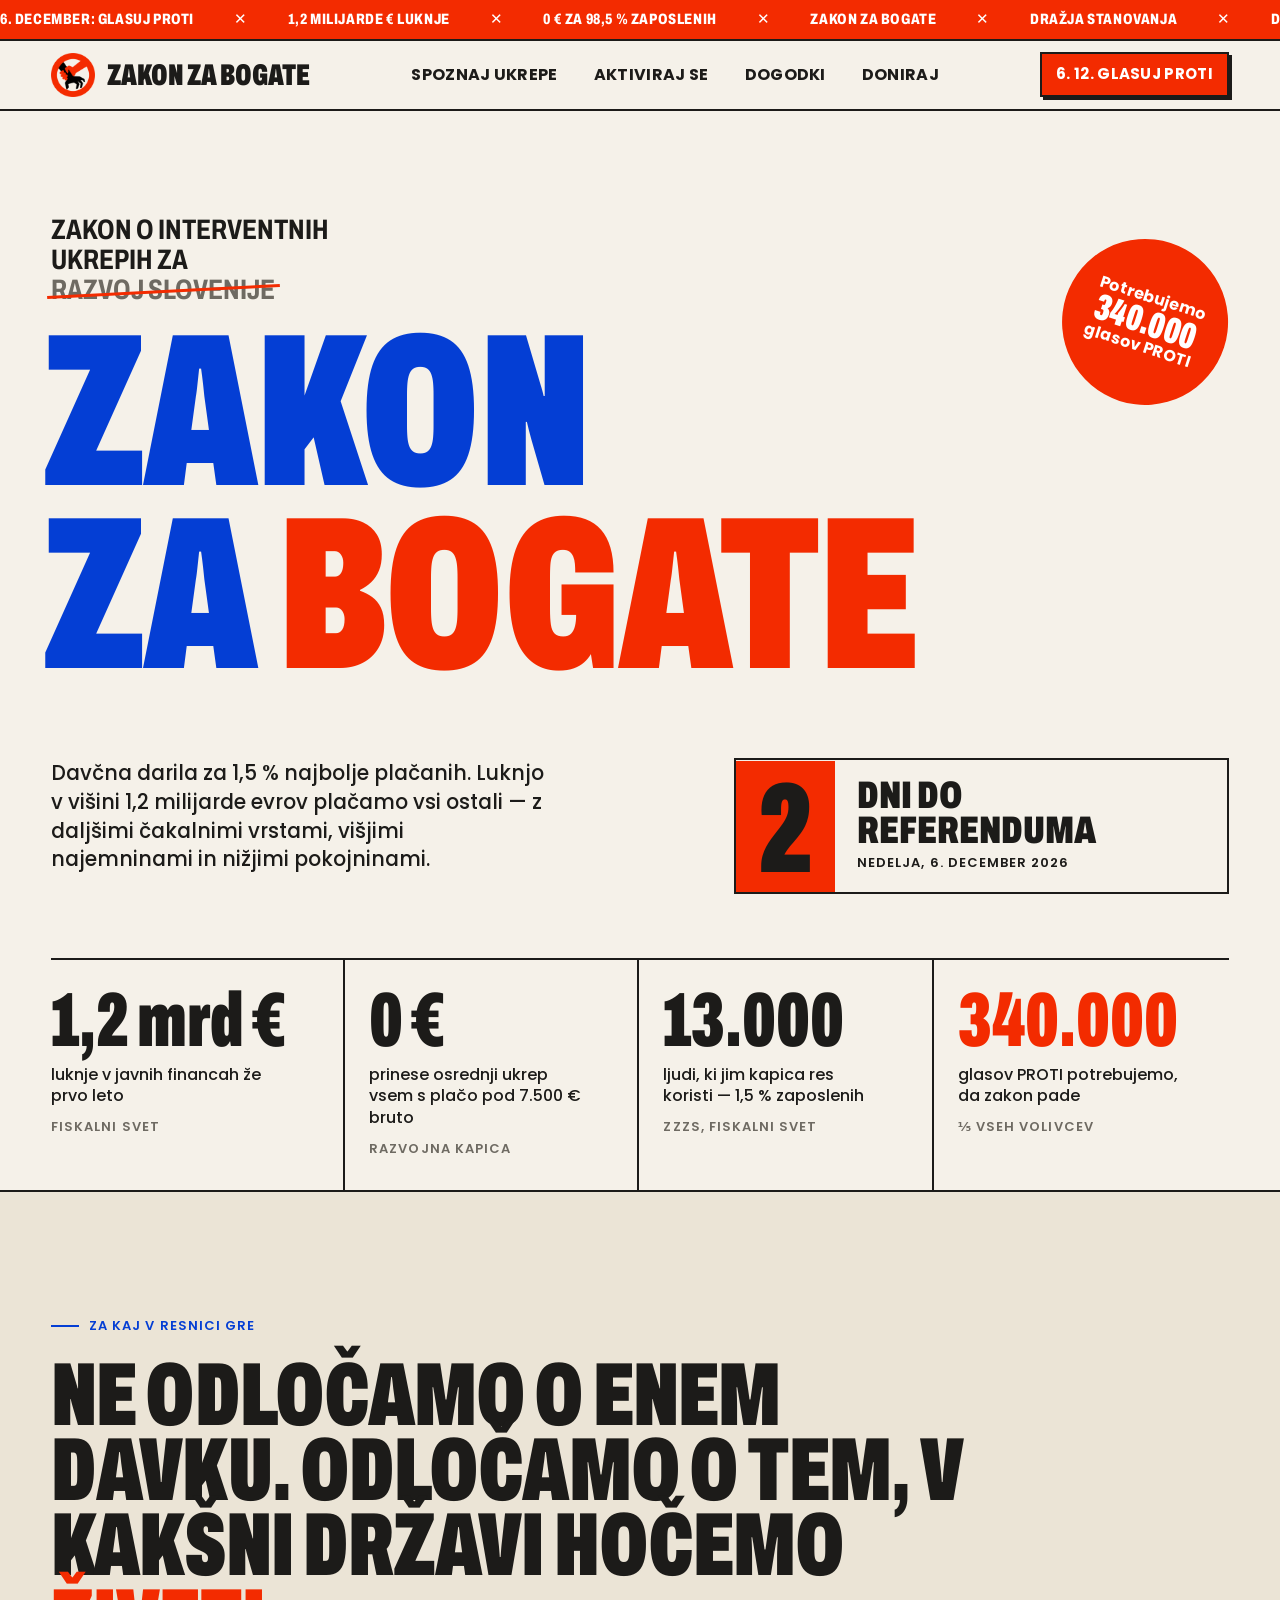
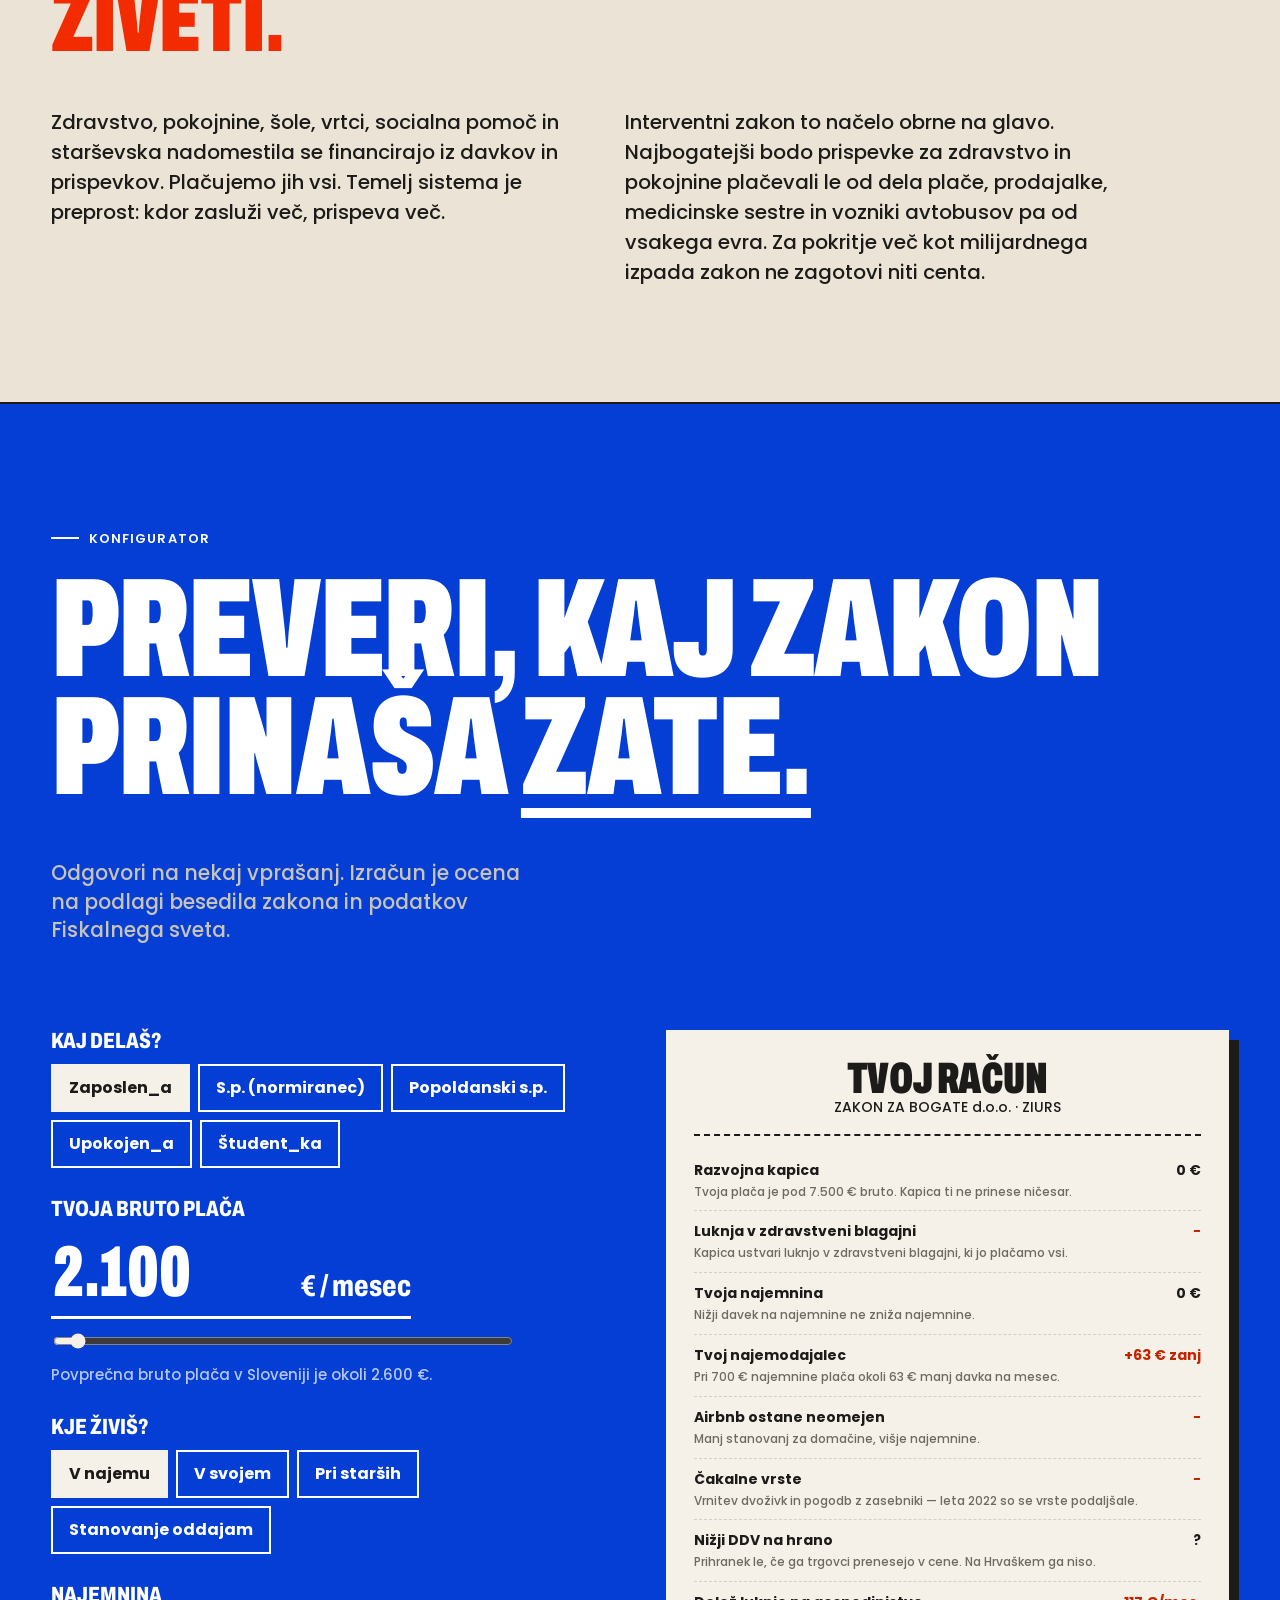
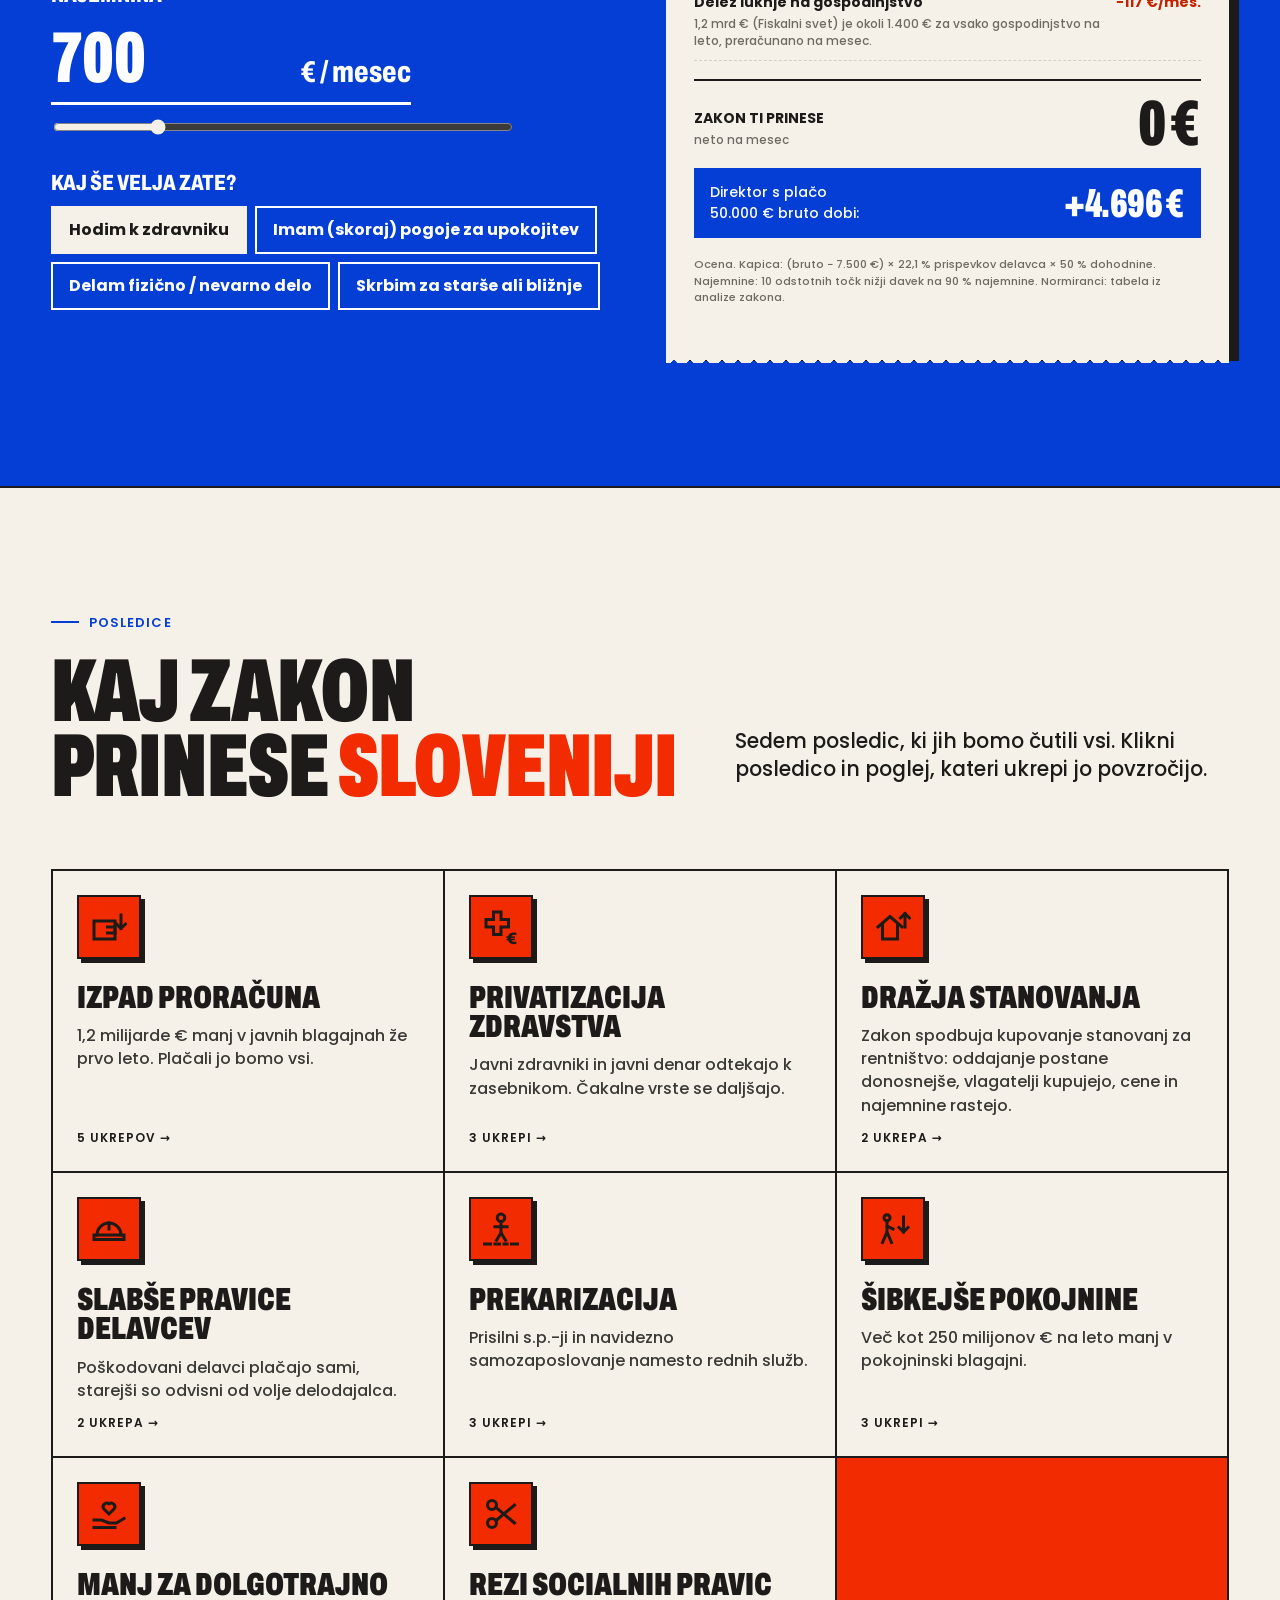
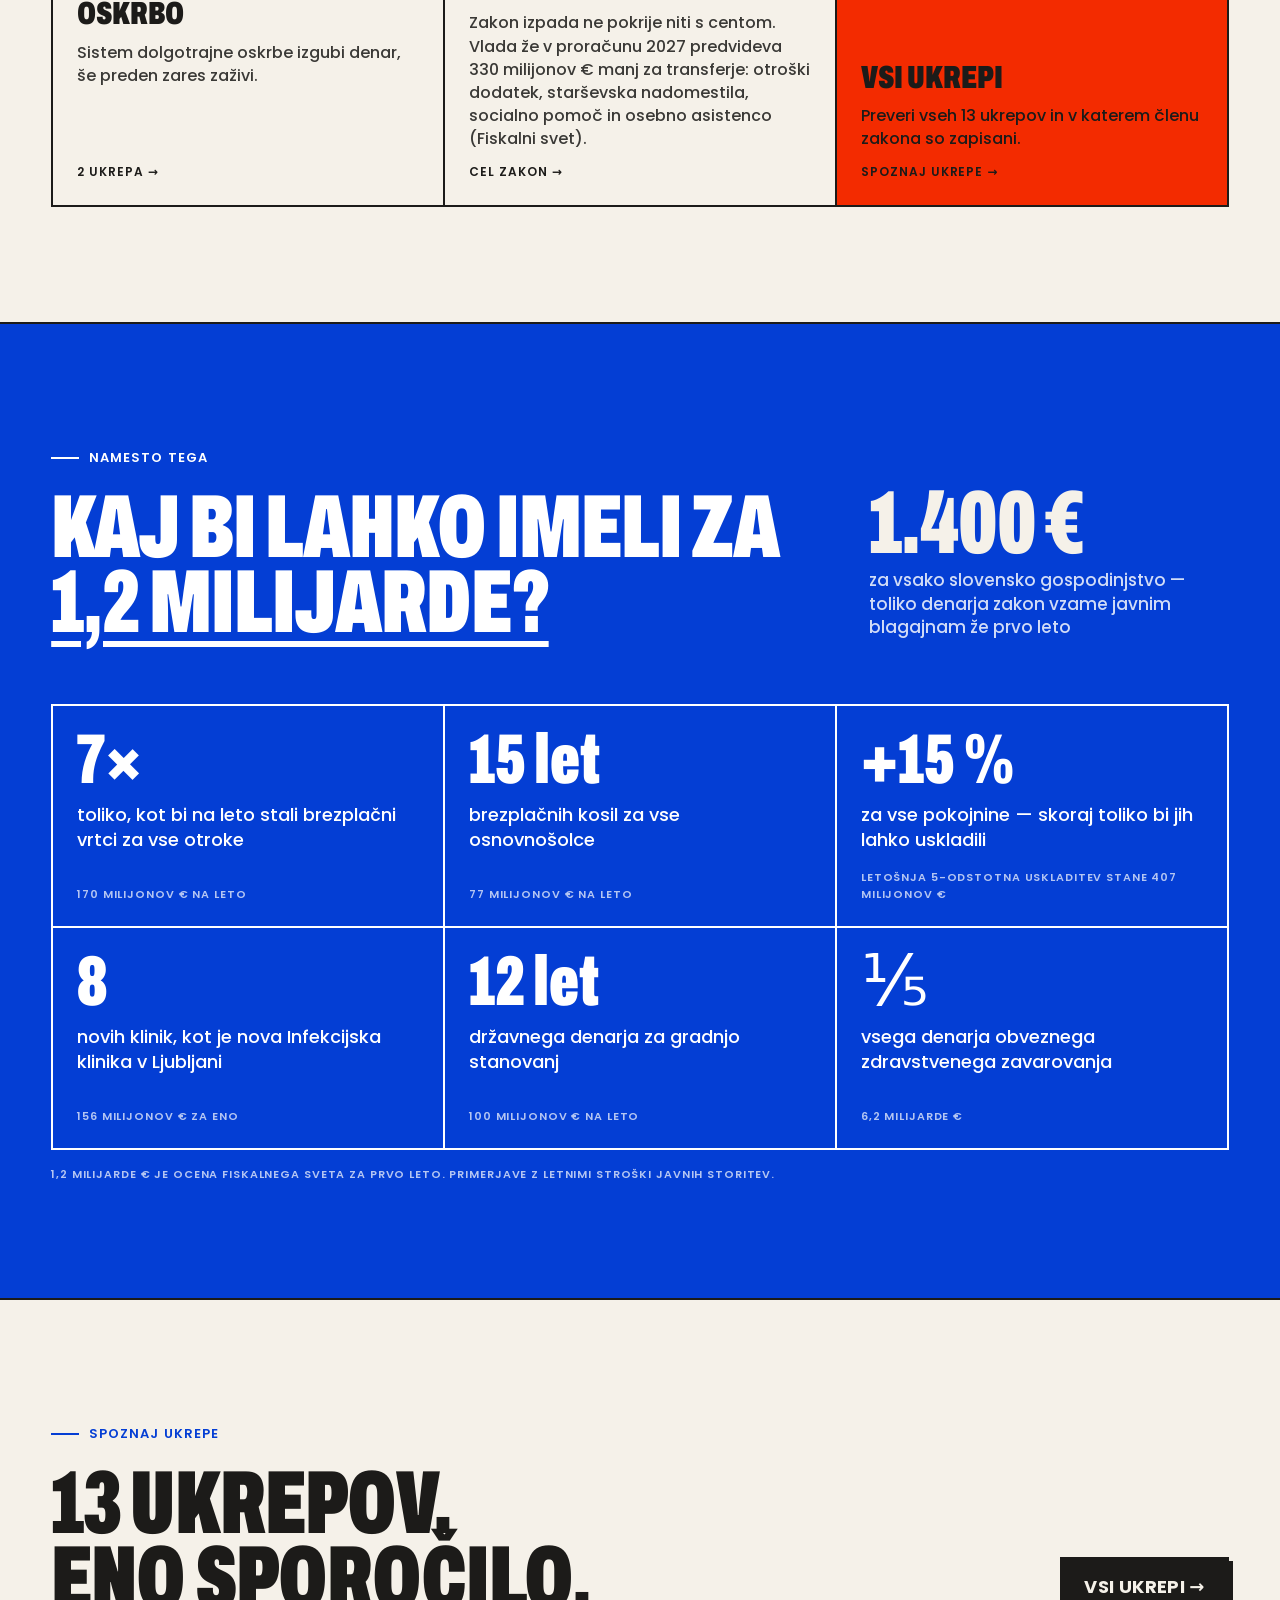
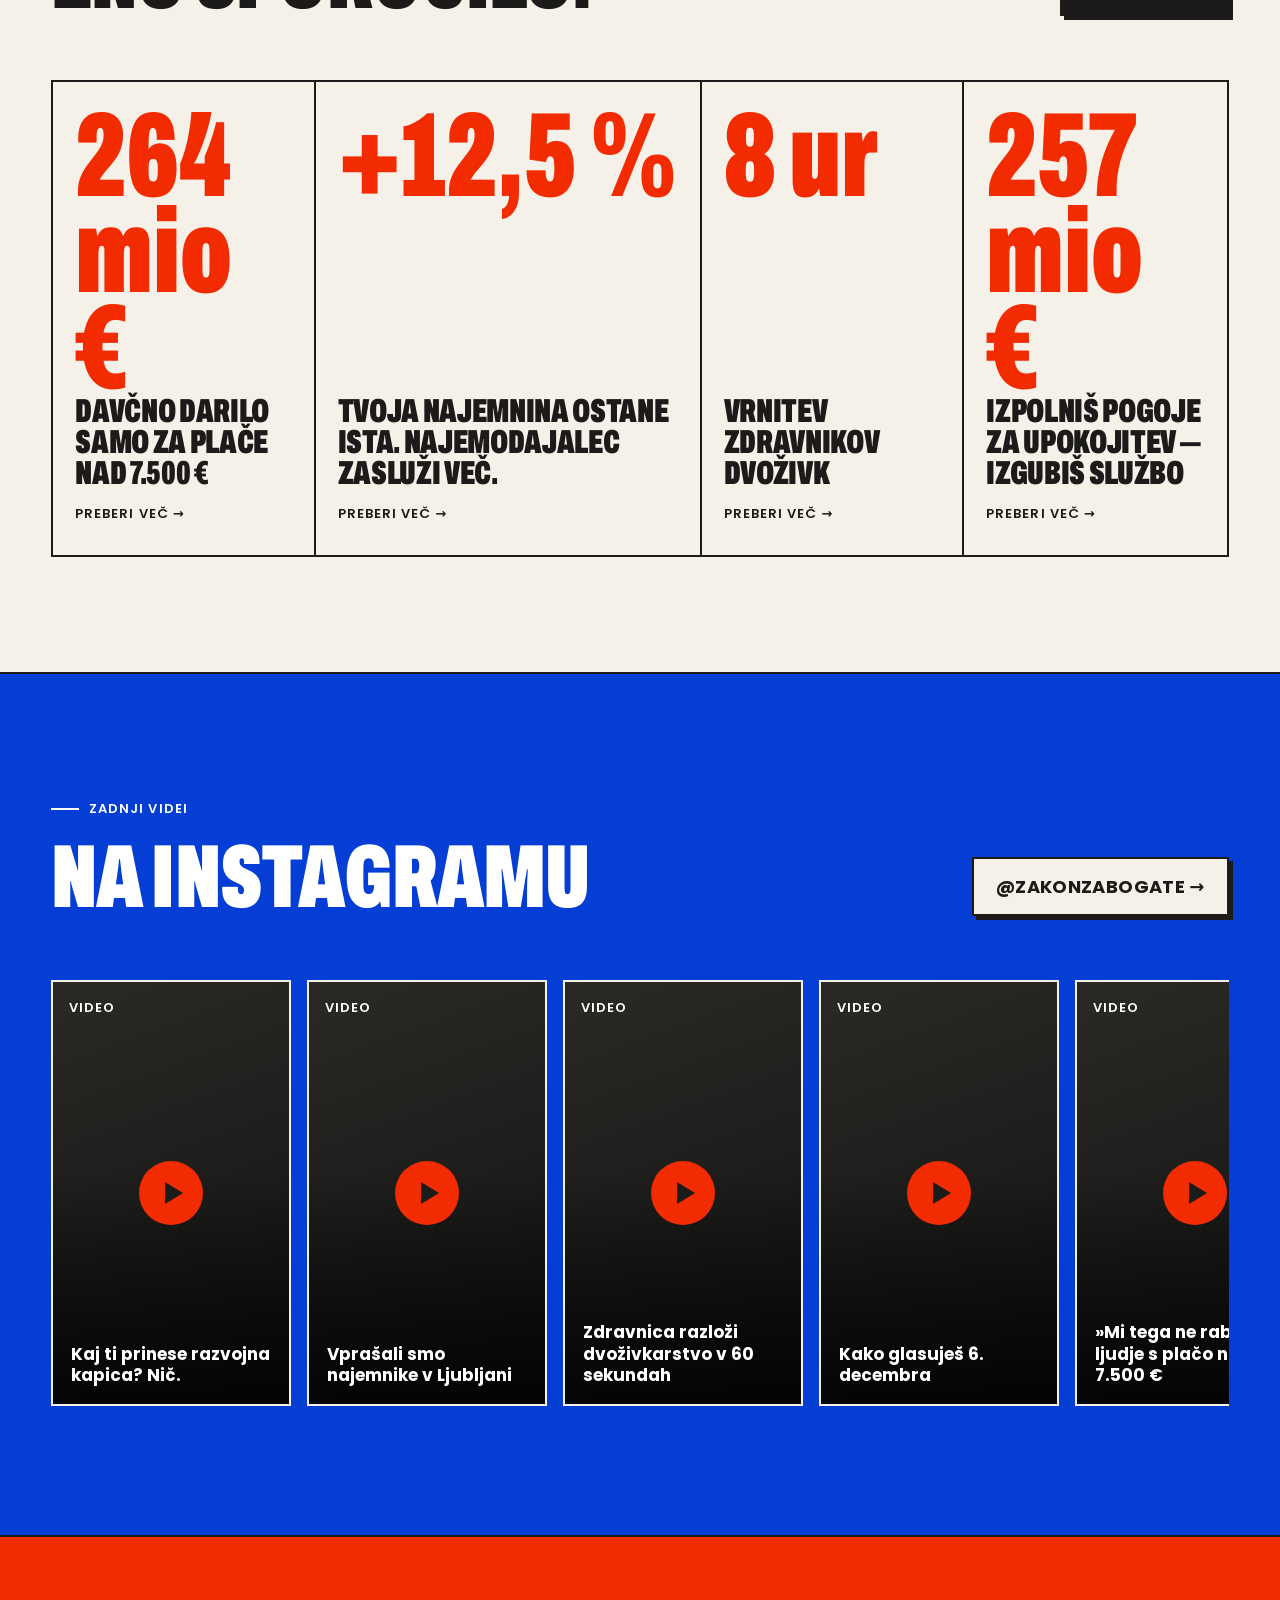
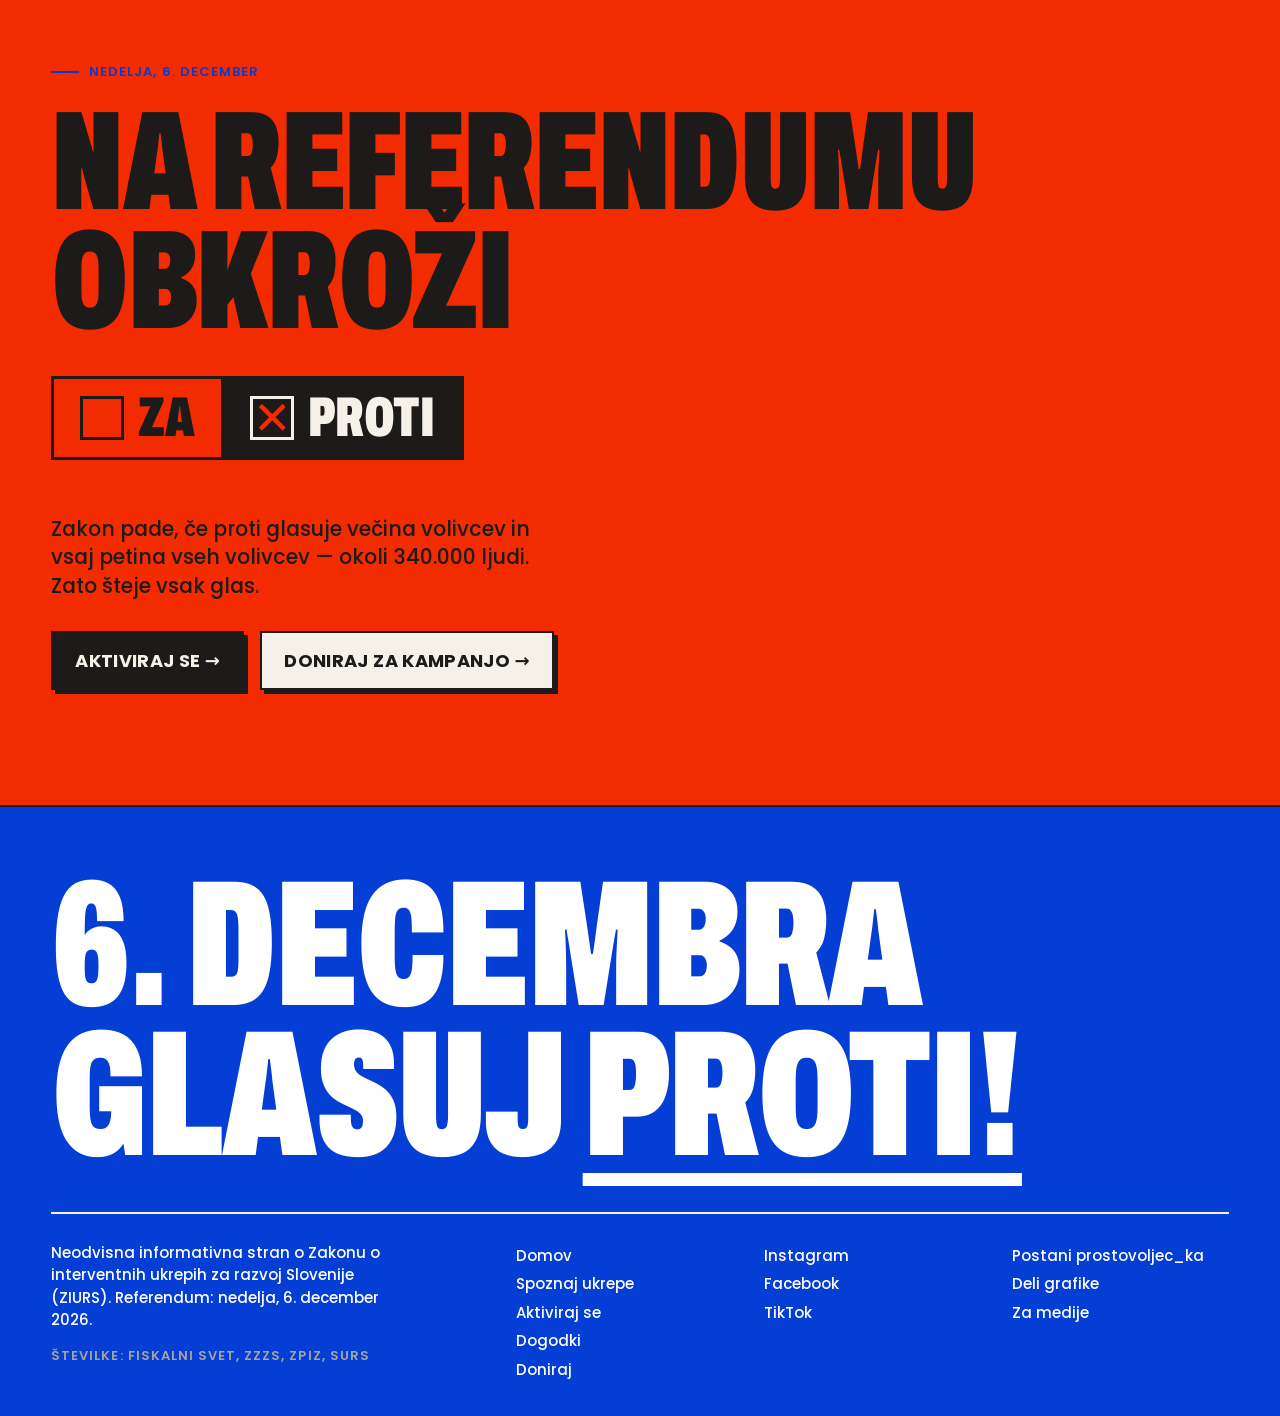
<file: index.html>
<!doctype html>
<html lang="sl">
<head>
  <meta charset="utf-8">
  <meta name="viewport" content="width=device-width, initial-scale=1">
  <title>Zakon za bogate — 6. decembra glasuj PROTI</title>
  <meta name="description" content="Kaj zakon o interventnih ukrepih za razvoj Slovenije prinaša tebi? Preveri v 30 sekundah.">
  <link rel="preconnect" href="https://fonts.googleapis.com">
  <link rel="preconnect" href="https://fonts.gstatic.com" crossorigin>
  <link href="https://fonts.googleapis.com/css2?family=Archivo:wdth,wght@62..125,400..900&family=Poppins:wght@400;500;600;700&display=swap" rel="stylesheet">
  <link rel="icon" href="assets/favicon.png?v=599bdd5d" type="image/png">
  <link rel="apple-touch-icon" href="assets/apple-touch-icon.png?v=d7347075">
  <link rel="stylesheet" href="assets/styles.css?v=e44d0725">
</head>
<body data-page="domov">
  <div id="header"></div>

  <!-- HERO -->
  <section class="hero">
    <div class="wrap">
      <div class="sticker" aria-hidden="true"><span>Potrebujemo<b>340.000</b>glasov PROTI</span></div>
      <p class="hero__official">Zakon o interventnih ukrepih za <span class="strike">razvoj Slovenije</span></p>
      <h1 class="d d-xxl hero__title">
        <span class="line">Zakon</span>
        <span class="line">za <span class="red">bogate</span></span>
      </h1>
      <div class="hero__grid">
        <p class="lead">Davčna darila za 1,5&nbsp;% najbolje plačanih. Luknjo v višini 1,2&nbsp;milijarde evrov plačamo vsi ostali — z daljšimi čakalnimi vrstami, višjimi najemninami in nižjimi pokojninami.</p>
        <div class="countdown">
          <span class="countdown__num" data-countdown>42</span>
          <div class="countdown__txt"><strong>dni do referenduma</strong><span class="mono">Nedelja, 6. december 2026</span></div>
        </div>
      </div>
      <div class="stats">
        <div class="stat"><span class="stat__num">1,2 mrd €</span><span class="stat__lbl">luknje v javnih financah že prvo leto</span><span class="stat__src mono">Fiskalni svet</span></div>
        <div class="stat"><span class="stat__num">0 €</span><span class="stat__lbl">prinese osrednji ukrep vsem s plačo pod 7.500 € bruto</span><span class="stat__src mono">Razvojna kapica</span></div>
        <div class="stat"><span class="stat__num">13.000</span><span class="stat__lbl">ljudi, ki jim kapica res koristi — 1,5 % zaposlenih</span><span class="stat__src mono">ZZZS, Fiskalni svet</span></div>
        <div class="stat"><span class="stat__num red">340.000</span><span class="stat__lbl">glasov PROTI potrebujemo, da zakon pade</span><span class="stat__src mono">⅕ vseh volivcev</span></div>
      </div>
    </div>
  </section>

  <!-- ZA KAJ GRE -->
  <section class="section section--paper2" id="za-kaj-gre">
    <div class="wrap">
      <span class="eyebrow">Za kaj v resnici gre</span>
      <h2 class="d d-l zakaj__h">Ne odločamo o enem davku. Odločamo o tem, v kakšni državi hočemo <span class="red">živeti.</span></h2>
      <div class="zakaj__cols">
        <p>Zdravstvo, pokojnine, šole, vrtci, socialna pomoč in starševska nadomestila se financirajo iz davkov in prispevkov. Plačujemo jih vsi. Temelj sistema je preprost: kdor zasluži več, prispeva več.</p>
        <p>Interventni zakon to načelo obrne na glavo. Najbogatejši bodo prispevke za zdravstvo in pokojnine plačevali le od dela plače, prodajalke, medicinske sestre in vozniki avtobusov pa od vsakega evra. Za pokritje več kot milijardnega izpada zakon ne zagotovi niti centa.</p>
      </div>
    </div>
  </section>

  <!-- KONFIGURATOR -->
  <section class="section section--ink on-dark" id="preveri">
    <div class="wrap">
      <div class="section-head">
        <div>
          <span class="eyebrow">Konfigurator</span>
          <h2 class="d d-xl">Preveri, kaj zakon<br>prinaša <span class="red">zate.</span></h2>
        </div>
        <p class="lead" style="color:#C9C4B8">Odgovori na nekaj vprašanj. Izračun je ocena na podlagi besedila zakona in podatkov Fiskalnega sveta.</p>
      </div>

      <div class="config" id="config">
        <form onsubmit="return false">
          <div class="field">
            <span class="field__label">Kaj delaš?</span>
            <div class="chips">
              <label class="chip"><input type="radio" name="status" value="zaposlen" checked><span>Zaposlen_a</span></label>
              <label class="chip"><input type="radio" name="status" value="normiranec"><span>S.p. (normiranec)</span></label>
              <label class="chip"><input type="radio" name="status" value="popoldanski"><span>Popoldanski s.p.</span></label>
              <label class="chip"><input type="radio" name="status" value="upokojenec"><span>Upokojen_a</span></label>
              <label class="chip"><input type="radio" name="status" value="student"><span>Študent_ka</span></label>
            </div>
          </div>

          <div class="field" data-show="status:zaposlen">
            <label class="field__label" for="placa">Tvoja bruto plača</label>
            <div class="money"><input id="placa" class="fmt" inputmode="numeric" value="2.100"><em>€ / mesec</em></div>
            <input type="range" min="1000" max="30000" step="100" value="2100" data-for="placa" aria-label="Bruto plača">
            <p class="hint">Povprečna bruto plača v Sloveniji je okoli 2.600 €.</p>
          </div>
          <div class="field hidden" data-show="status:normiranec">
            <label class="field__label" for="prihodki">Letni prihodki s.p.</label>
            <div class="money"><input id="prihodki" class="fmt" inputmode="numeric" value="35.000"><em>€ / leto</em></div>
            <input type="range" min="5000" max="200000" step="1000" value="35000" data-for="prihodki" aria-label="Letni prihodki">
          </div>
          <div class="field hidden" data-show="status:upokojenec">
            <label class="field__label" for="pokojnina">Tvoja pokojnina</label>
            <div class="money"><input id="pokojnina" class="fmt" inputmode="numeric" value="900"><em>€ / mesec</em></div>
            <input type="range" min="300" max="3500" step="10" value="900" data-for="pokojnina" aria-label="Pokojnina">
          </div>

          <div class="field">
            <span class="field__label">Kje živiš?</span>
            <div class="chips">
              <label class="chip"><input type="radio" name="dom" value="najemnik" checked><span>V najemu</span></label>
              <label class="chip"><input type="radio" name="dom" value="lastnik"><span>V svojem</span></label>
              <label class="chip"><input type="radio" name="dom" value="starsi"><span>Pri starših</span></label>
              <label class="chip"><input type="radio" name="dom" value="oddajam"><span>Stanovanje oddajam</span></label>
            </div>
          </div>
          <div class="field" data-show="dom:najemnik,oddajam">
            <label class="field__label" for="najemnina">Najemnina</label>
            <div class="money"><input id="najemnina" class="fmt" inputmode="numeric" value="700"><em>€ / mesec</em></div>
            <input type="range" min="200" max="2500" step="10" value="700" data-for="najemnina" aria-label="Najemnina">
          </div>

          <div class="field">
            <span class="field__label">Kaj še velja zate?</span>
            <div class="chips">
              <label class="chip"><input type="checkbox" id="c-zdr" checked><span>Hodim k zdravniku</span></label>
              <label class="chip"><input type="checkbox" id="c-upok"><span>Imam (skoraj) pogoje za upokojitev</span></label>
              <label class="chip"><input type="checkbox" id="c-nevarno"><span>Delam fizično / nevarno delo</span></label>
              <label class="chip"><input type="checkbox" id="c-oskrba"><span>Skrbim za starše ali bližnje</span></label>
            </div>
          </div>
        </form>

        <aside class="receipt" aria-live="polite">
          <div class="receipt__head">
            <p class="d">Tvoj račun</p>
            <span>ZAKON ZA BOGATE d.o.o. · ZIURS</span>
          </div>
          <div id="receiptRows"></div>
          <div class="receipt__total">
            <div><b>ZAKON TI PRINESE</b><br><small style="color:var(--muted)">neto na mesec</small></div>
            <span class="d" id="receiptTotal">0 €</span>
          </div>
          <div class="receipt__vs">
            <span>Direktor s plačo<br>50.000 € bruto dobi:</span>
            <span class="d" id="receiptVsVal">+4.696 €</span>
          </div>
          <p class="receipt__foot">Ocena. Kapica: (bruto − 7.500 €) × 22,1 % prispevkov delavca × 50 % dohodnine. Najemnine: 10 odstotnih točk nižji davek na 90 % najemnine. Normiranci: tabela iz analize zakona.</p>
        </aside>
      </div>
    </div>
  </section>

  <!-- POSLEDICE -->
  <section class="section" id="posledice-zakona">
    <div class="wrap">
      <div class="section-head">
        <div>
          <span class="eyebrow">Posledice</span>
          <h2 class="d d-l">Kaj zakon<br>prinese <span class="red">Sloveniji</span></h2>
        </div>
        <p class="lead">Sedem posledic, ki jih bomo čutili vsi. Klikni posledico in poglej, kateri ukrepi jo povzročijo.</p>
      </div>
      <div class="pgrid" id="posledice"></div>
    </div>
  </section>

  <!-- NAMESTO TEGA -->
  <section class="section section--ink on-dark" id="namesto-tega">
    <div class="wrap">
      <div class="section-head">
        <div>
          <span class="eyebrow">Namesto tega</span>
          <h2 class="d d-l">Kaj bi lahko imeli za<br><span class="red">1,2&nbsp;milijarde?</span></h2>
        </div>
        <p class="namesto__gosp"><span class="d" id="namestoGosp"></span><span id="namestoGospOpis"></span></p>
      </div>
      <div class="ngrid" id="namesto"></div>
      <p class="mono namesto__vir">1,2 milijarde € je ocena Fiskalnega sveta za prvo leto. Primerjave z letnimi stroški javnih storitev.</p>
    </div>
  </section>

  <!-- UKREPI -->
  <section class="section">
    <div class="wrap">
      <div class="section-head">
        <div>
          <span class="eyebrow">Spoznaj ukrepe</span>
          <h2 class="d d-l">13 ukrepov.<br>Eno sporočilo.</h2>
        </div>
        <a class="btn" href="ukrepi.html">Vsi ukrepi →</a>
      </div>
      <div class="teaser" id="teaser"></div>
    </div>
  </section>

  <!-- INSTAGRAM -->
  <section class="section section--ink on-dark">
    <div class="wrap">
      <div class="section-head">
        <div>
          <span class="eyebrow">Zadnji videi</span>
          <h2 class="d d-l">Na Instagramu</h2>
        </div>
        <a class="btn btn--paper" href="#">@zakonzabogate →</a>
      </div>
      <div class="reels" id="reels"></div>
    </div>
  </section>

  <!-- CTA -->
  <section class="section section--red cta-band">
    <div class="wrap">
      <span class="eyebrow">Nedelja, 6. december</span>
      <h2 class="d d-xl">Na referendumu<br>obkroži</h2>
      <div class="vote-box" aria-label="Na glasovnici obkroži PROTI">
        <div><span class="x"></span>Za</div>
        <div class="on"><span class="x">✕</span>Proti</div>
      </div>
      <p class="lead" style="margin-bottom:30px">Zakon pade, če proti glasuje večina volivcev in vsaj petina vseh volivcev — okoli 340.000 ljudi. Zato šteje vsak glas.</p>
      <div style="display:flex;gap:16px;flex-wrap:wrap">
        <a class="btn" href="aktiviraj.html">Aktiviraj se →</a>
        <a class="btn btn--paper" href="doniraj.html">Doniraj za kampanjo →</a>
      </div>
    </div>
  </section>

  <div id="footer"></div>
  <script src="assets/data.js?v=712eb0f6"></script>
  <script src="assets/icons.js?v=a052a0e8"></script>
  <script src="assets/app.js?v=f8f51b48"></script>
</body>
</html>
</file>
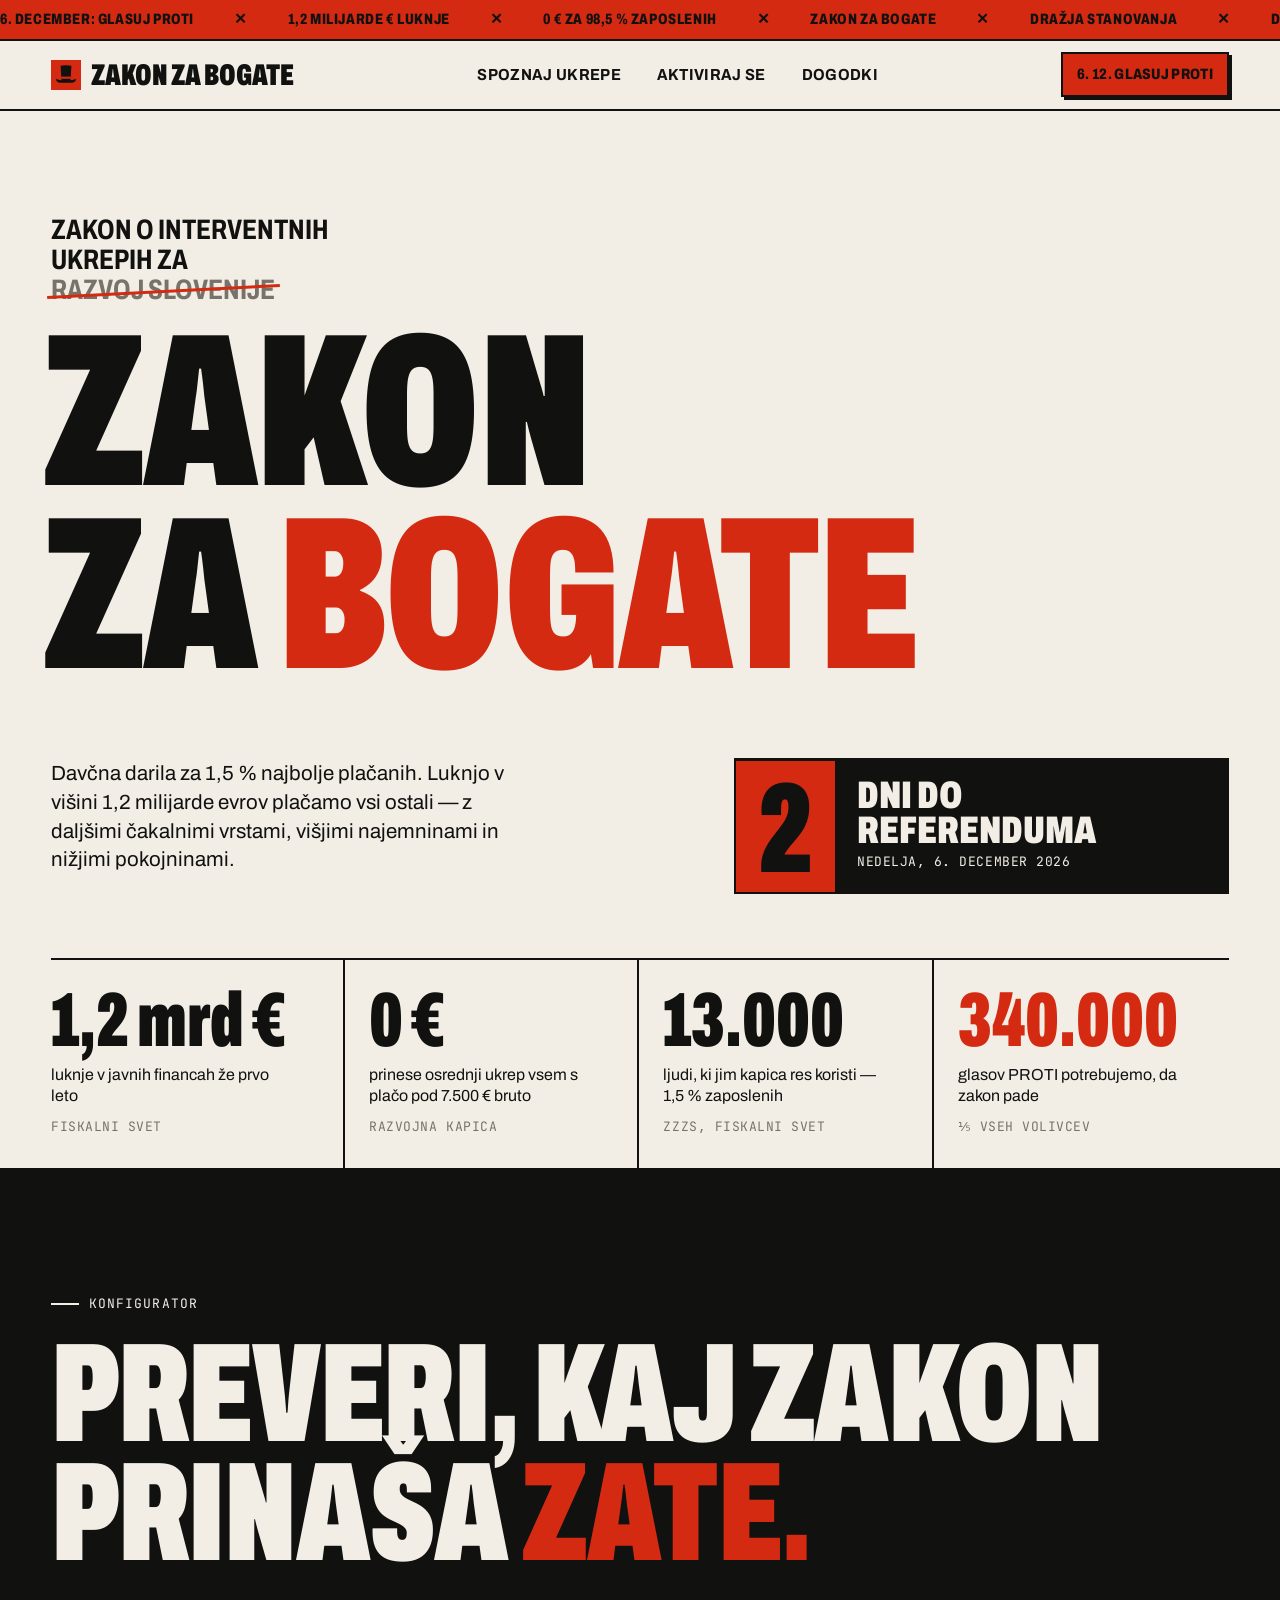
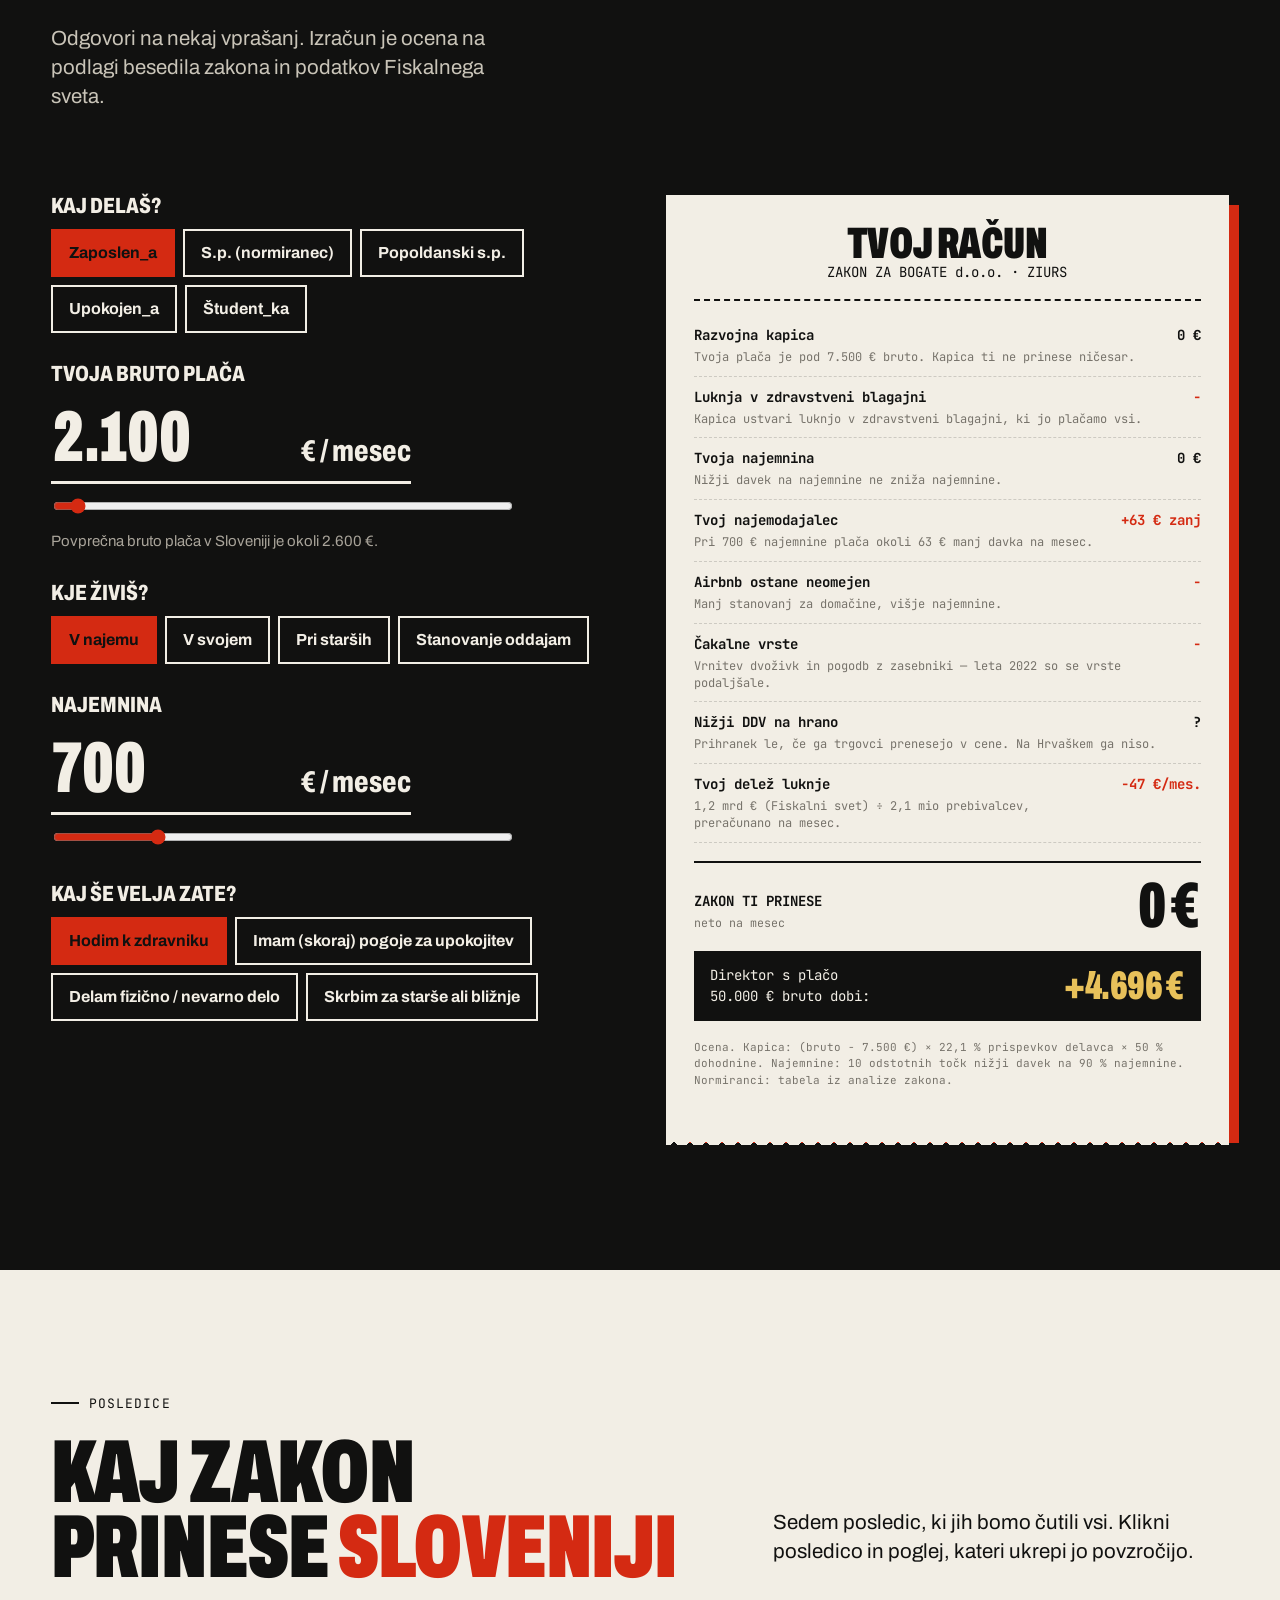
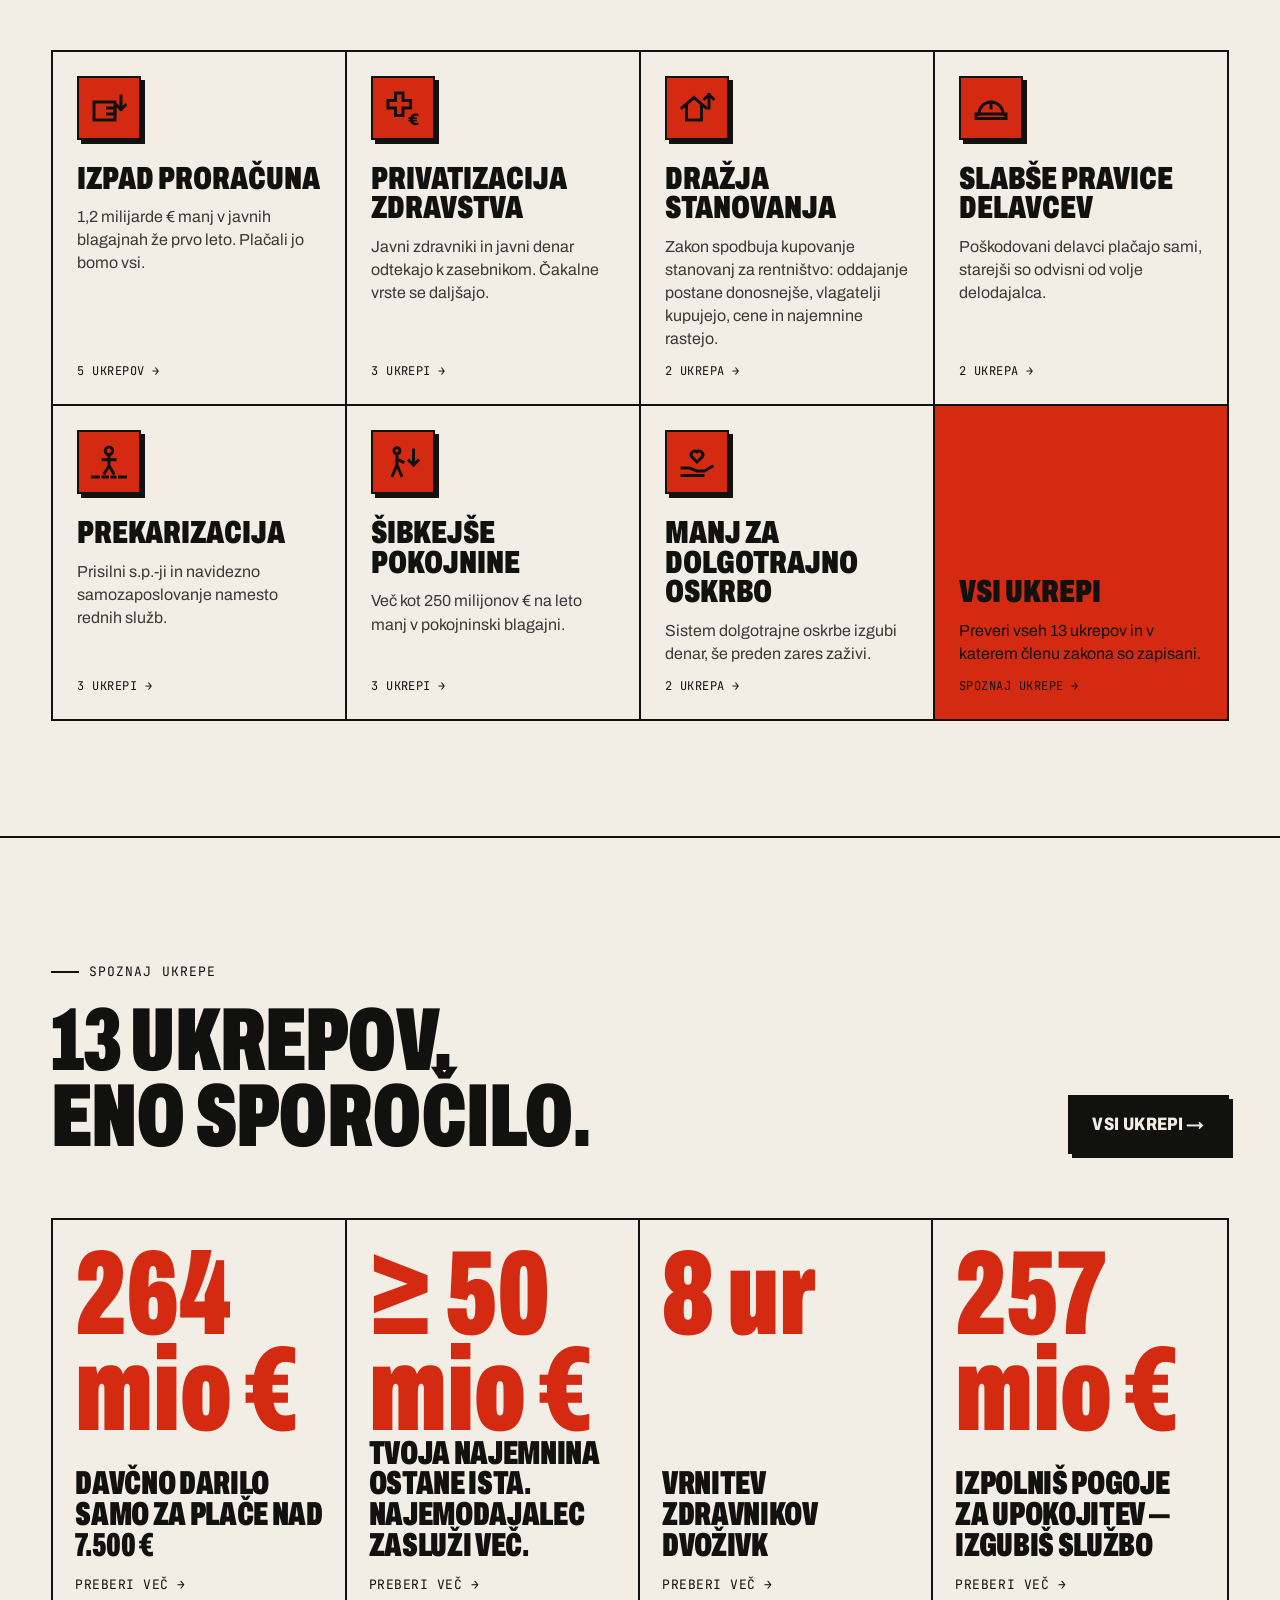
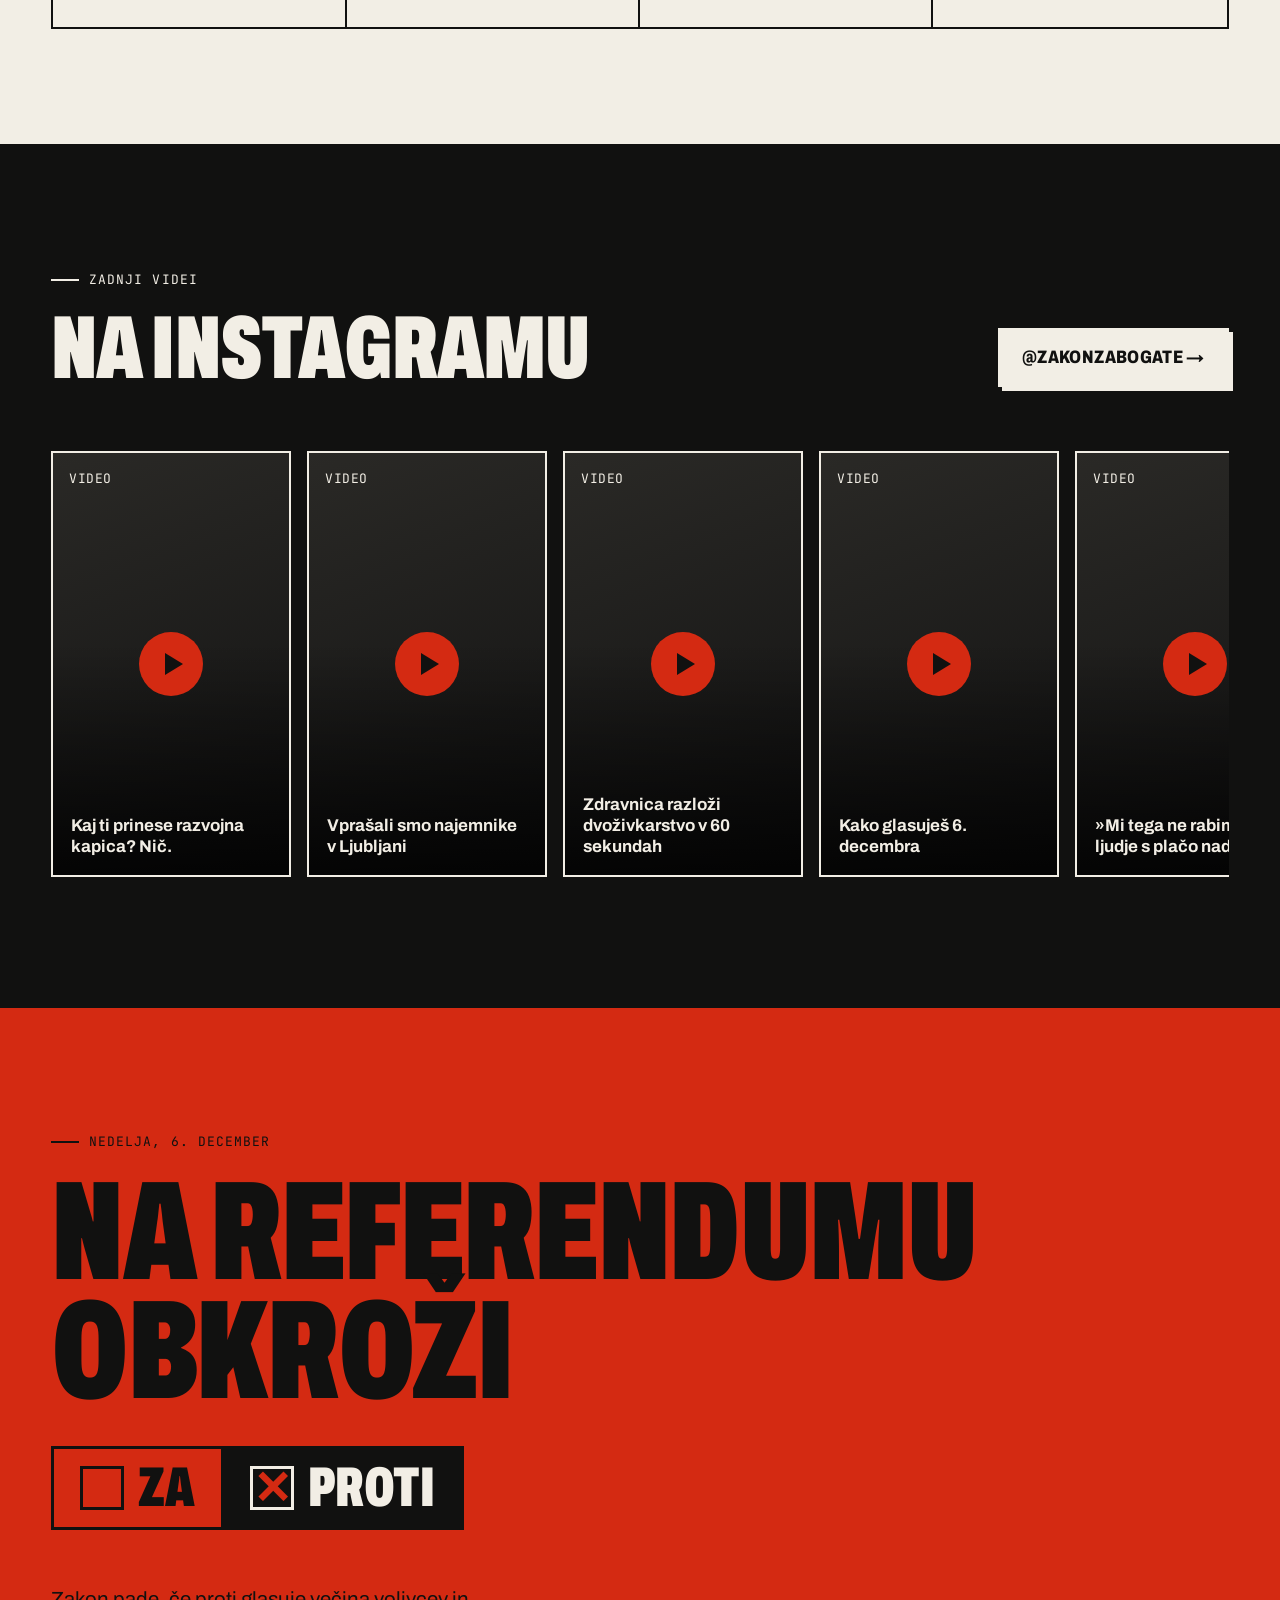
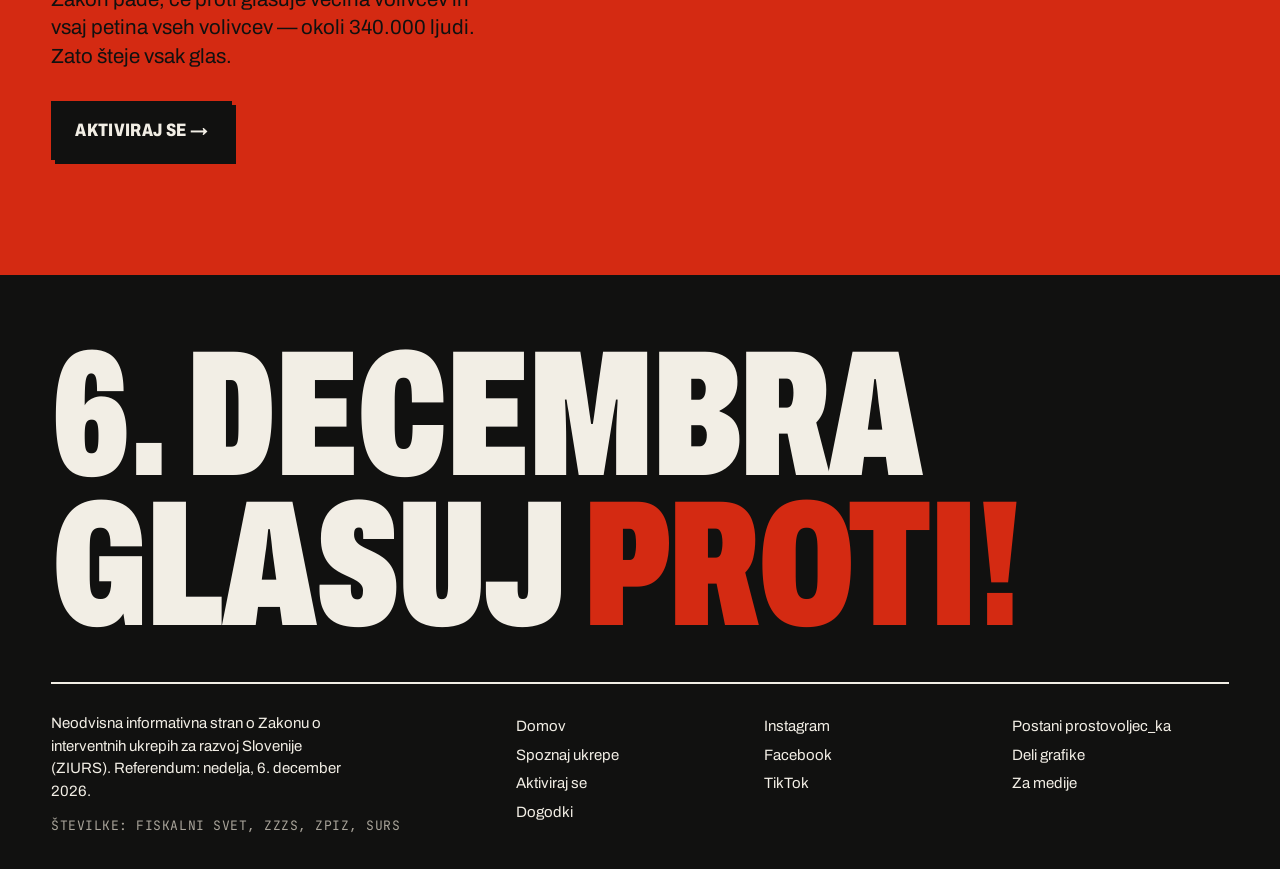
<file: site/index.html>
<!doctype html>
<html lang="sl">
<head>
  <meta charset="utf-8">
  <meta name="viewport" content="width=device-width, initial-scale=1">
  <title>Zakon za bogate — 6. decembra glasuj PROTI</title>
  <meta name="description" content="Kaj zakon o interventnih ukrepih za razvoj Slovenije prinaša tebi? Preveri v 30 sekundah.">
  <link rel="preconnect" href="https://fonts.googleapis.com">
  <link rel="preconnect" href="https://fonts.gstatic.com" crossorigin>
  <link href="https://fonts.googleapis.com/css2?family=Archivo:wdth,wght@62..125,400..900&family=JetBrains+Mono:wght@500;700&display=swap" rel="stylesheet">
  <link rel="icon" href="assets/favicon.svg" type="image/svg+xml">
  <link rel="stylesheet" href="assets/styles.css">
</head>
<body data-page="domov">
  <div id="header"></div>

  <!-- HERO -->
  <section class="hero">
    <div class="wrap">
      <p class="hero__official">Zakon o interventnih ukrepih za <span class="strike">razvoj Slovenije</span></p>
      <h1 class="d d-xxl hero__title">
        <span class="line">Zakon</span>
        <span class="line">za <span class="red">bogate</span></span>
      </h1>
      <div class="hero__grid">
        <p class="lead">Davčna darila za 1,5&nbsp;% najbolje plačanih. Luknjo v višini 1,2&nbsp;milijarde evrov plačamo vsi ostali — z daljšimi čakalnimi vrstami, višjimi najemninami in nižjimi pokojninami.</p>
        <div class="countdown">
          <span class="countdown__num" data-countdown>42</span>
          <div class="countdown__txt"><strong>dni do referenduma</strong><span class="mono">Nedelja, 6. december 2026</span></div>
        </div>
      </div>
      <div class="stats">
        <div class="stat"><span class="stat__num">1,2 mrd €</span><span class="stat__lbl">luknje v javnih financah že prvo leto</span><span class="stat__src mono">Fiskalni svet</span></div>
        <div class="stat"><span class="stat__num">0 €</span><span class="stat__lbl">prinese osrednji ukrep vsem s plačo pod 7.500 € bruto</span><span class="stat__src mono">Razvojna kapica</span></div>
        <div class="stat"><span class="stat__num">13.000</span><span class="stat__lbl">ljudi, ki jim kapica res koristi — 1,5 % zaposlenih</span><span class="stat__src mono">ZZZS, Fiskalni svet</span></div>
        <div class="stat"><span class="stat__num red">340.000</span><span class="stat__lbl">glasov PROTI potrebujemo, da zakon pade</span><span class="stat__src mono">⅕ vseh volivcev</span></div>
      </div>
    </div>
  </section>

  <!-- KONFIGURATOR -->
  <section class="section section--ink on-dark" id="preveri">
    <div class="wrap">
      <div class="section-head">
        <div>
          <span class="eyebrow">Konfigurator</span>
          <h2 class="d d-xl">Preveri, kaj zakon<br>prinaša <span class="red">zate.</span></h2>
        </div>
        <p class="lead" style="color:#C9C4B8">Odgovori na nekaj vprašanj. Izračun je ocena na podlagi besedila zakona in podatkov Fiskalnega sveta.</p>
      </div>

      <div class="config" id="config">
        <form onsubmit="return false">
          <div class="field">
            <span class="field__label">Kaj delaš?</span>
            <div class="chips">
              <label class="chip"><input type="radio" name="status" value="zaposlen" checked><span>Zaposlen_a</span></label>
              <label class="chip"><input type="radio" name="status" value="normiranec"><span>S.p. (normiranec)</span></label>
              <label class="chip"><input type="radio" name="status" value="popoldanski"><span>Popoldanski s.p.</span></label>
              <label class="chip"><input type="radio" name="status" value="upokojenec"><span>Upokojen_a</span></label>
              <label class="chip"><input type="radio" name="status" value="student"><span>Študent_ka</span></label>
            </div>
          </div>

          <div class="field" data-show="status:zaposlen">
            <label class="field__label" for="placa">Tvoja bruto plača</label>
            <div class="money"><input id="placa" class="fmt" inputmode="numeric" value="2.100"><em>€ / mesec</em></div>
            <input type="range" min="1000" max="30000" step="100" value="2100" data-for="placa" aria-label="Bruto plača">
            <p class="hint">Povprečna bruto plača v Sloveniji je okoli 2.600 €.</p>
          </div>
          <div class="field hidden" data-show="status:normiranec">
            <label class="field__label" for="prihodki">Letni prihodki s.p.</label>
            <div class="money"><input id="prihodki" class="fmt" inputmode="numeric" value="35.000"><em>€ / leto</em></div>
            <input type="range" min="5000" max="200000" step="1000" value="35000" data-for="prihodki" aria-label="Letni prihodki">
          </div>
          <div class="field hidden" data-show="status:upokojenec">
            <label class="field__label" for="pokojnina">Tvoja pokojnina</label>
            <div class="money"><input id="pokojnina" class="fmt" inputmode="numeric" value="900"><em>€ / mesec</em></div>
            <input type="range" min="300" max="3500" step="10" value="900" data-for="pokojnina" aria-label="Pokojnina">
          </div>

          <div class="field">
            <span class="field__label">Kje živiš?</span>
            <div class="chips">
              <label class="chip"><input type="radio" name="dom" value="najemnik" checked><span>V najemu</span></label>
              <label class="chip"><input type="radio" name="dom" value="lastnik"><span>V svojem</span></label>
              <label class="chip"><input type="radio" name="dom" value="starsi"><span>Pri starših</span></label>
              <label class="chip"><input type="radio" name="dom" value="oddajam"><span>Stanovanje oddajam</span></label>
            </div>
          </div>
          <div class="field" data-show="dom:najemnik,oddajam">
            <label class="field__label" for="najemnina">Najemnina</label>
            <div class="money"><input id="najemnina" class="fmt" inputmode="numeric" value="700"><em>€ / mesec</em></div>
            <input type="range" min="200" max="2500" step="10" value="700" data-for="najemnina" aria-label="Najemnina">
          </div>

          <div class="field">
            <span class="field__label">Kaj še velja zate?</span>
            <div class="chips">
              <label class="chip"><input type="checkbox" id="c-zdr" checked><span>Hodim k zdravniku</span></label>
              <label class="chip"><input type="checkbox" id="c-upok"><span>Imam (skoraj) pogoje za upokojitev</span></label>
              <label class="chip"><input type="checkbox" id="c-nevarno"><span>Delam fizično / nevarno delo</span></label>
              <label class="chip"><input type="checkbox" id="c-oskrba"><span>Skrbim za starše ali bližnje</span></label>
            </div>
          </div>
        </form>

        <aside class="receipt" aria-live="polite">
          <div class="receipt__head">
            <p class="d">Tvoj račun</p>
            <span>ZAKON ZA BOGATE d.o.o. · ZIURS</span>
          </div>
          <div id="receiptRows"></div>
          <div class="receipt__total">
            <div><b>ZAKON TI PRINESE</b><br><small style="color:var(--muted)">neto na mesec</small></div>
            <span class="d" id="receiptTotal">0 €</span>
          </div>
          <div class="receipt__vs">
            <span>Direktor s plačo<br>50.000 € bruto dobi:</span>
            <span class="d" id="receiptVsVal">+4.696 €</span>
          </div>
          <p class="receipt__foot">Ocena. Kapica: (bruto − 7.500 €) × 22,1 % prispevkov delavca × 50 % dohodnine. Najemnine: 10 odstotnih točk nižji davek na 90 % najemnine. Normiranci: tabela iz analize zakona.</p>
        </aside>
      </div>
    </div>
  </section>

  <!-- POSLEDICE -->
  <section class="section" id="posledice-zakona">
    <div class="wrap">
      <div class="section-head">
        <div>
          <span class="eyebrow">Posledice</span>
          <h2 class="d d-l">Kaj zakon<br>prinese <span class="red">Sloveniji</span></h2>
        </div>
        <p class="lead">Sedem posledic, ki jih bomo čutili vsi. Klikni posledico in poglej, kateri ukrepi jo povzročijo.</p>
      </div>
      <div class="pgrid" id="posledice"></div>
    </div>
  </section>

  <!-- UKREPI -->
  <section class="section">
    <div class="wrap">
      <div class="section-head">
        <div>
          <span class="eyebrow">Spoznaj ukrepe</span>
          <h2 class="d d-l">13 ukrepov.<br>Eno sporočilo.</h2>
        </div>
        <a class="btn" href="ukrepi.html">Vsi ukrepi →</a>
      </div>
      <div class="teaser" id="teaser"></div>
    </div>
  </section>

  <!-- INSTAGRAM -->
  <section class="section section--ink on-dark">
    <div class="wrap">
      <div class="section-head">
        <div>
          <span class="eyebrow">Zadnji videi</span>
          <h2 class="d d-l">Na Instagramu</h2>
        </div>
        <a class="btn btn--paper" href="#">@zakonzabogate →</a>
      </div>
      <div class="reels" id="reels"></div>
    </div>
  </section>

  <!-- CTA -->
  <section class="section section--red cta-band">
    <div class="wrap">
      <span class="eyebrow">Nedelja, 6. december</span>
      <h2 class="d d-xl">Na referendumu<br>obkroži</h2>
      <div class="vote-box" aria-label="Na glasovnici obkroži PROTI">
        <div><span class="x"></span>Za</div>
        <div class="on"><span class="x">✕</span>Proti</div>
      </div>
      <p class="lead" style="margin-bottom:30px">Zakon pade, če proti glasuje večina volivcev in vsaj petina vseh volivcev — okoli 340.000 ljudi. Zato šteje vsak glas.</p>
      <a class="btn" href="aktiviraj.html">Aktiviraj se →</a>
    </div>
  </section>

  <div id="footer"></div>
  <script src="assets/data.js"></script>
  <script src="assets/icons.js"></script>
  <script src="assets/app.js"></script>
</body>
</html>
</file>
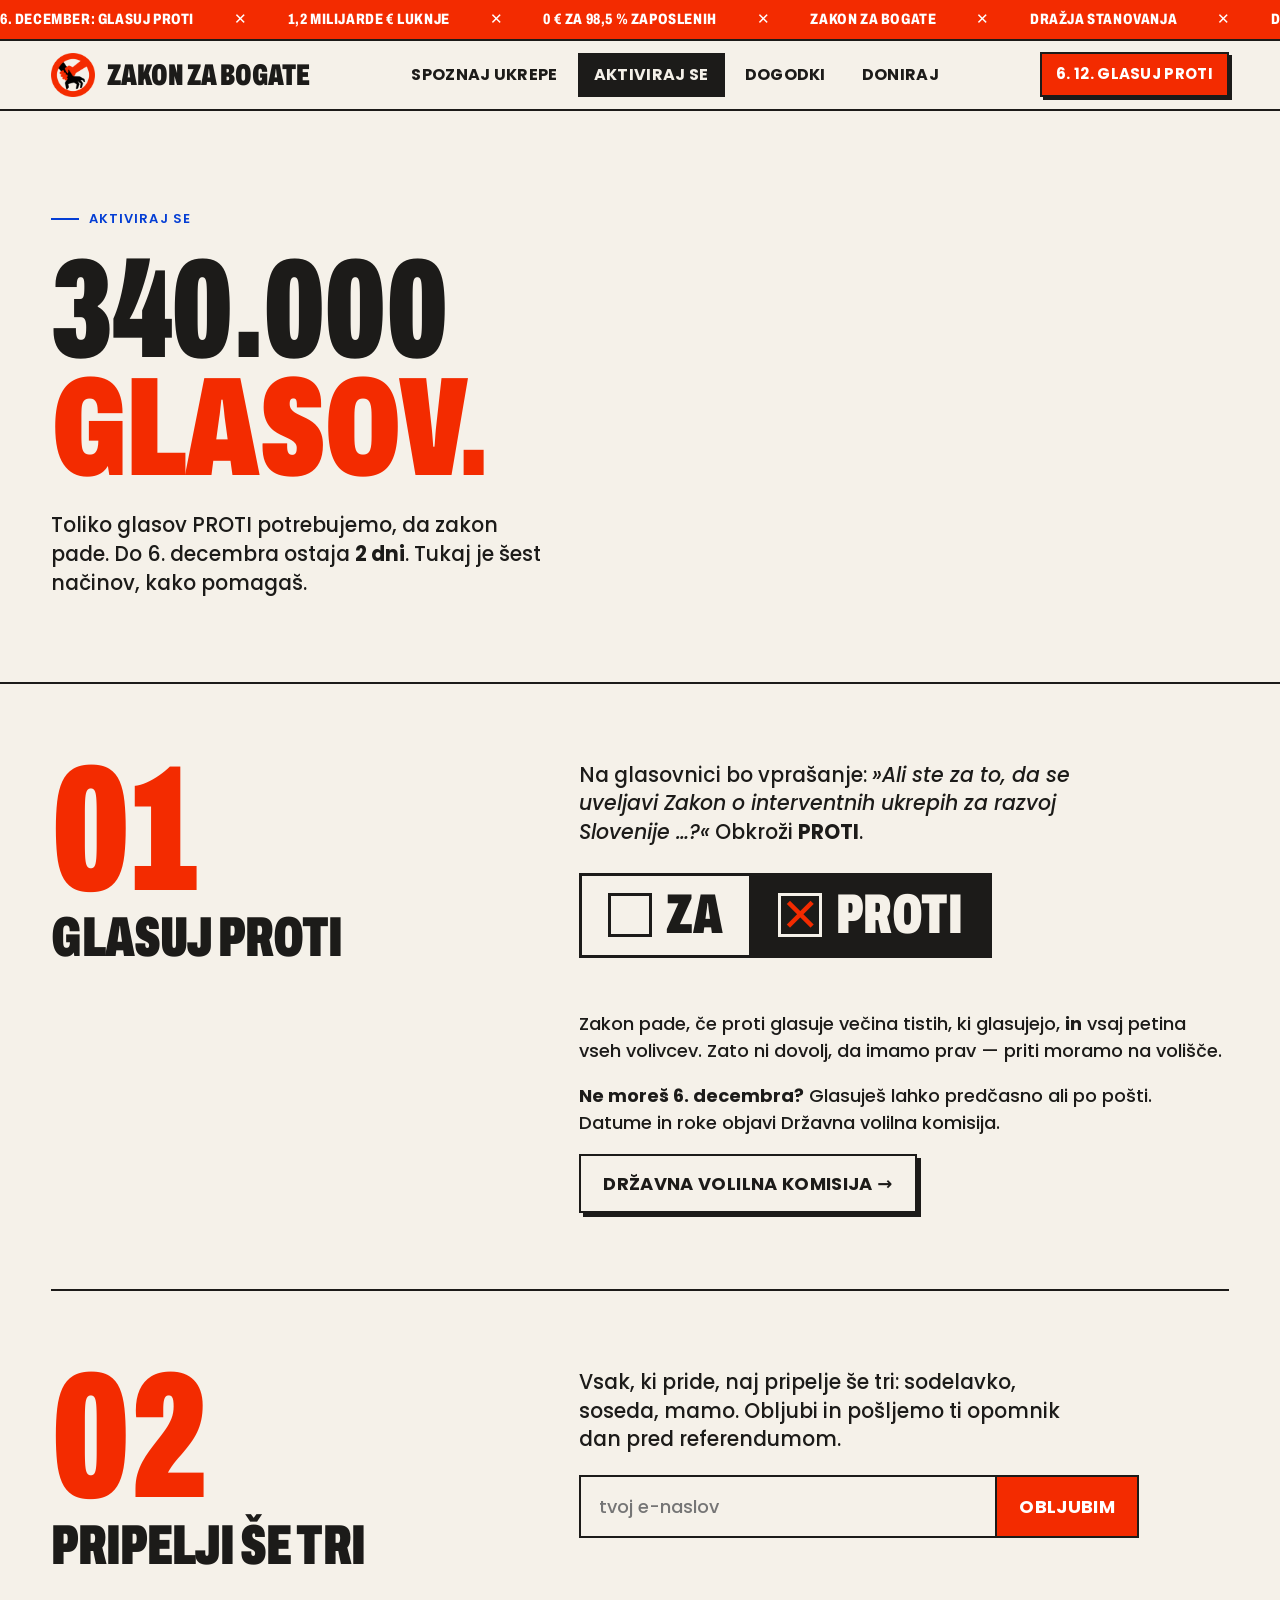
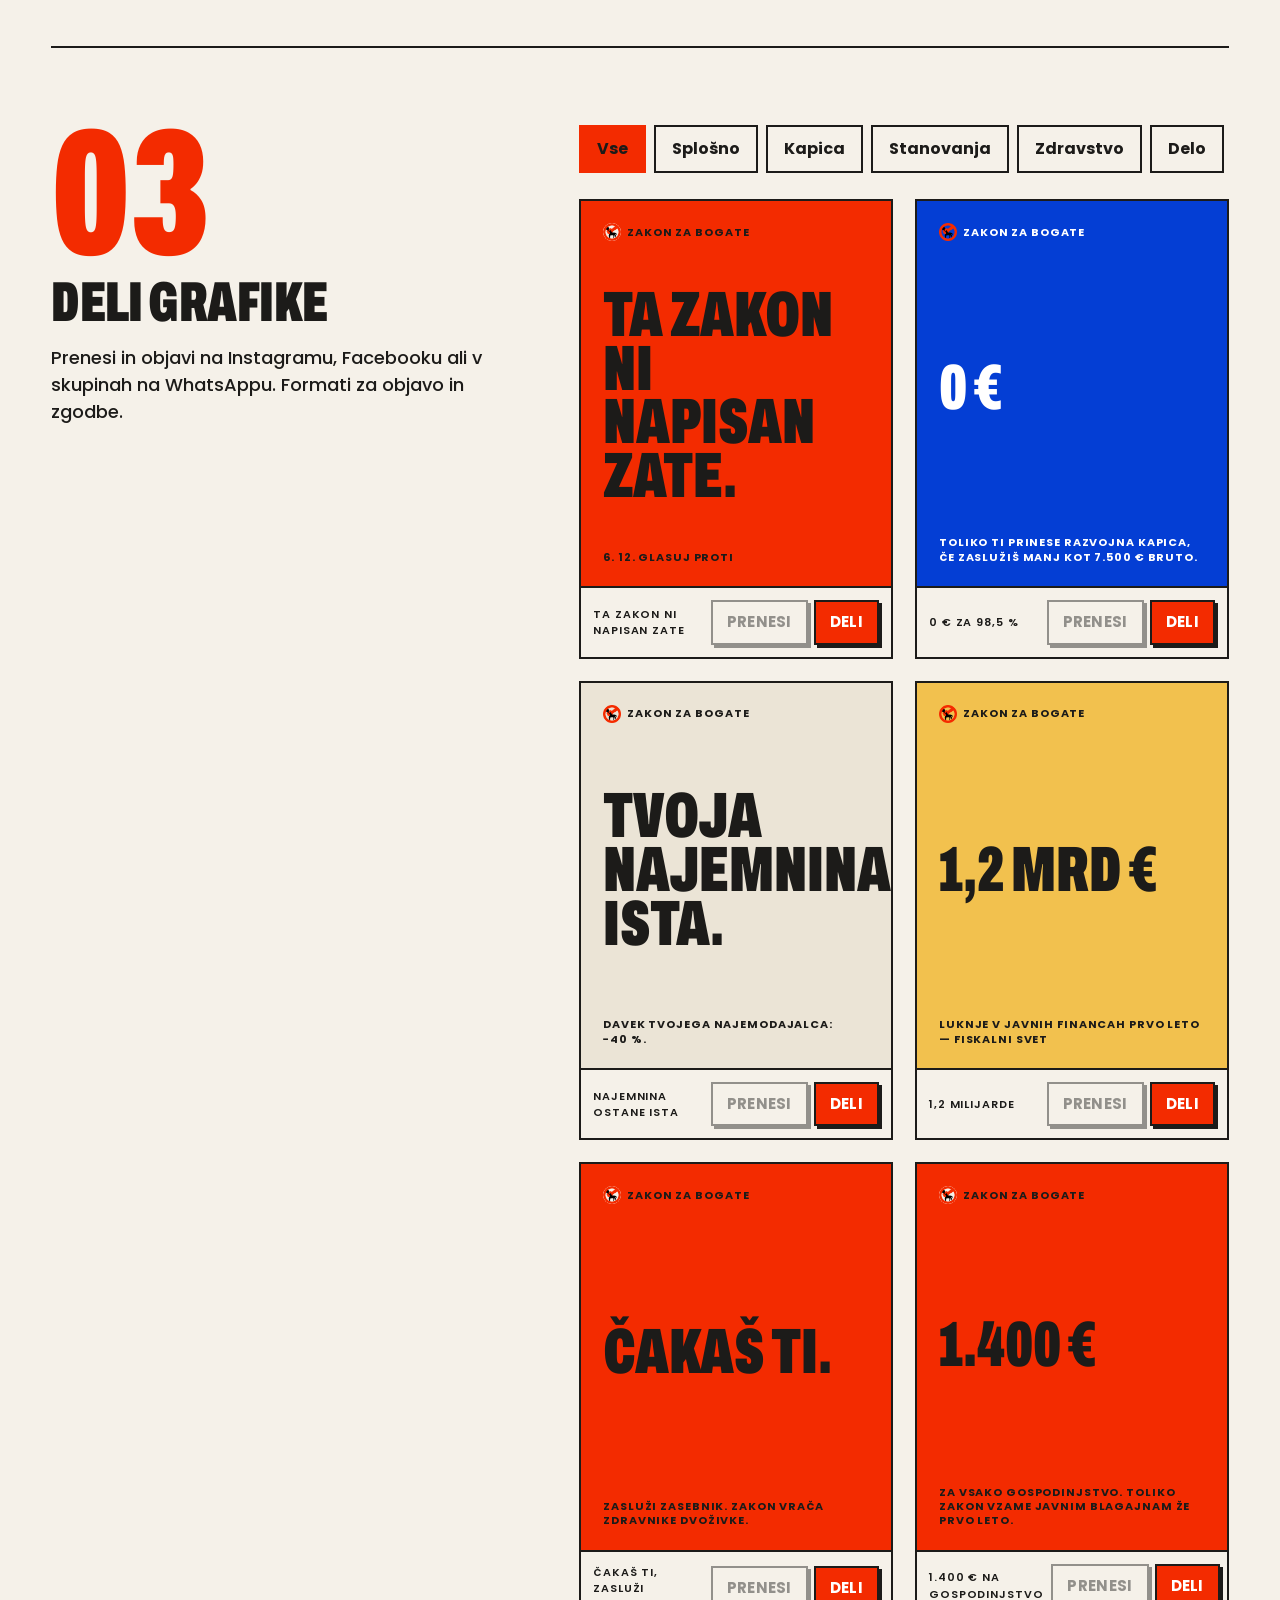
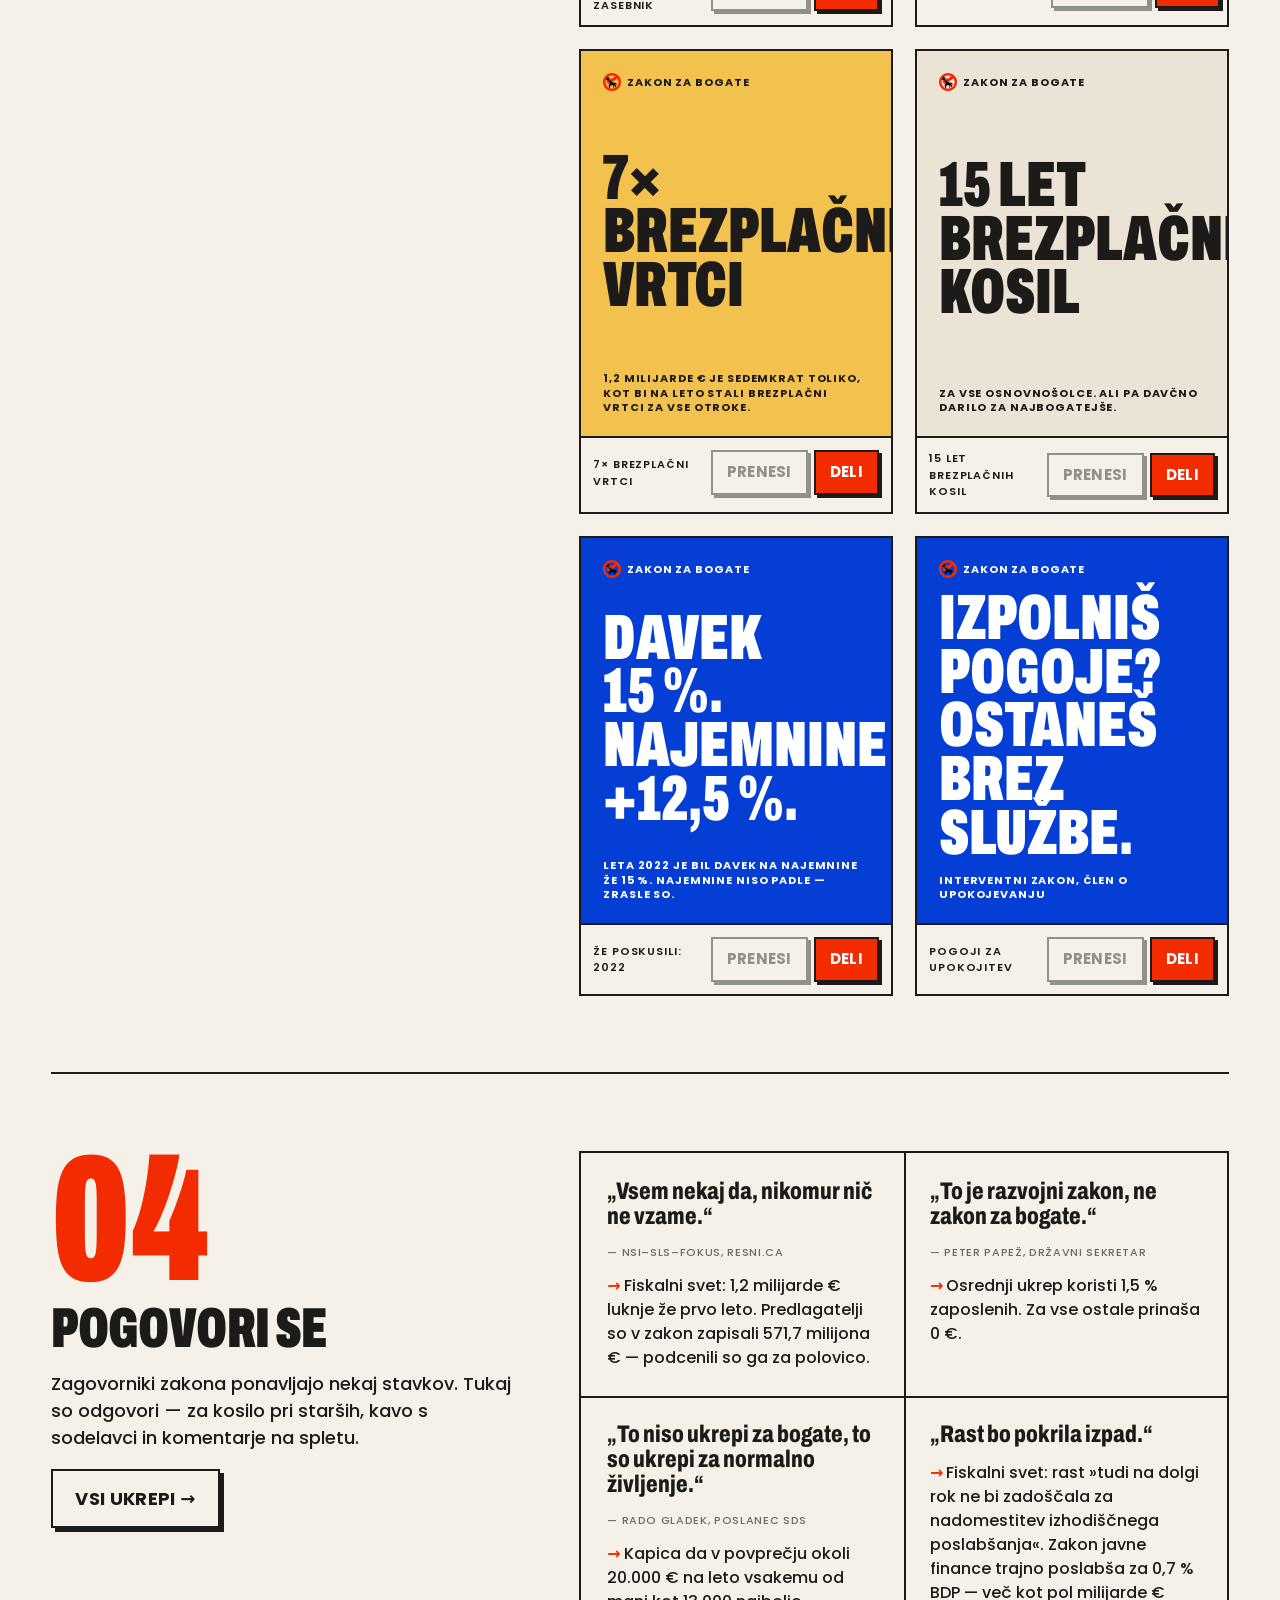
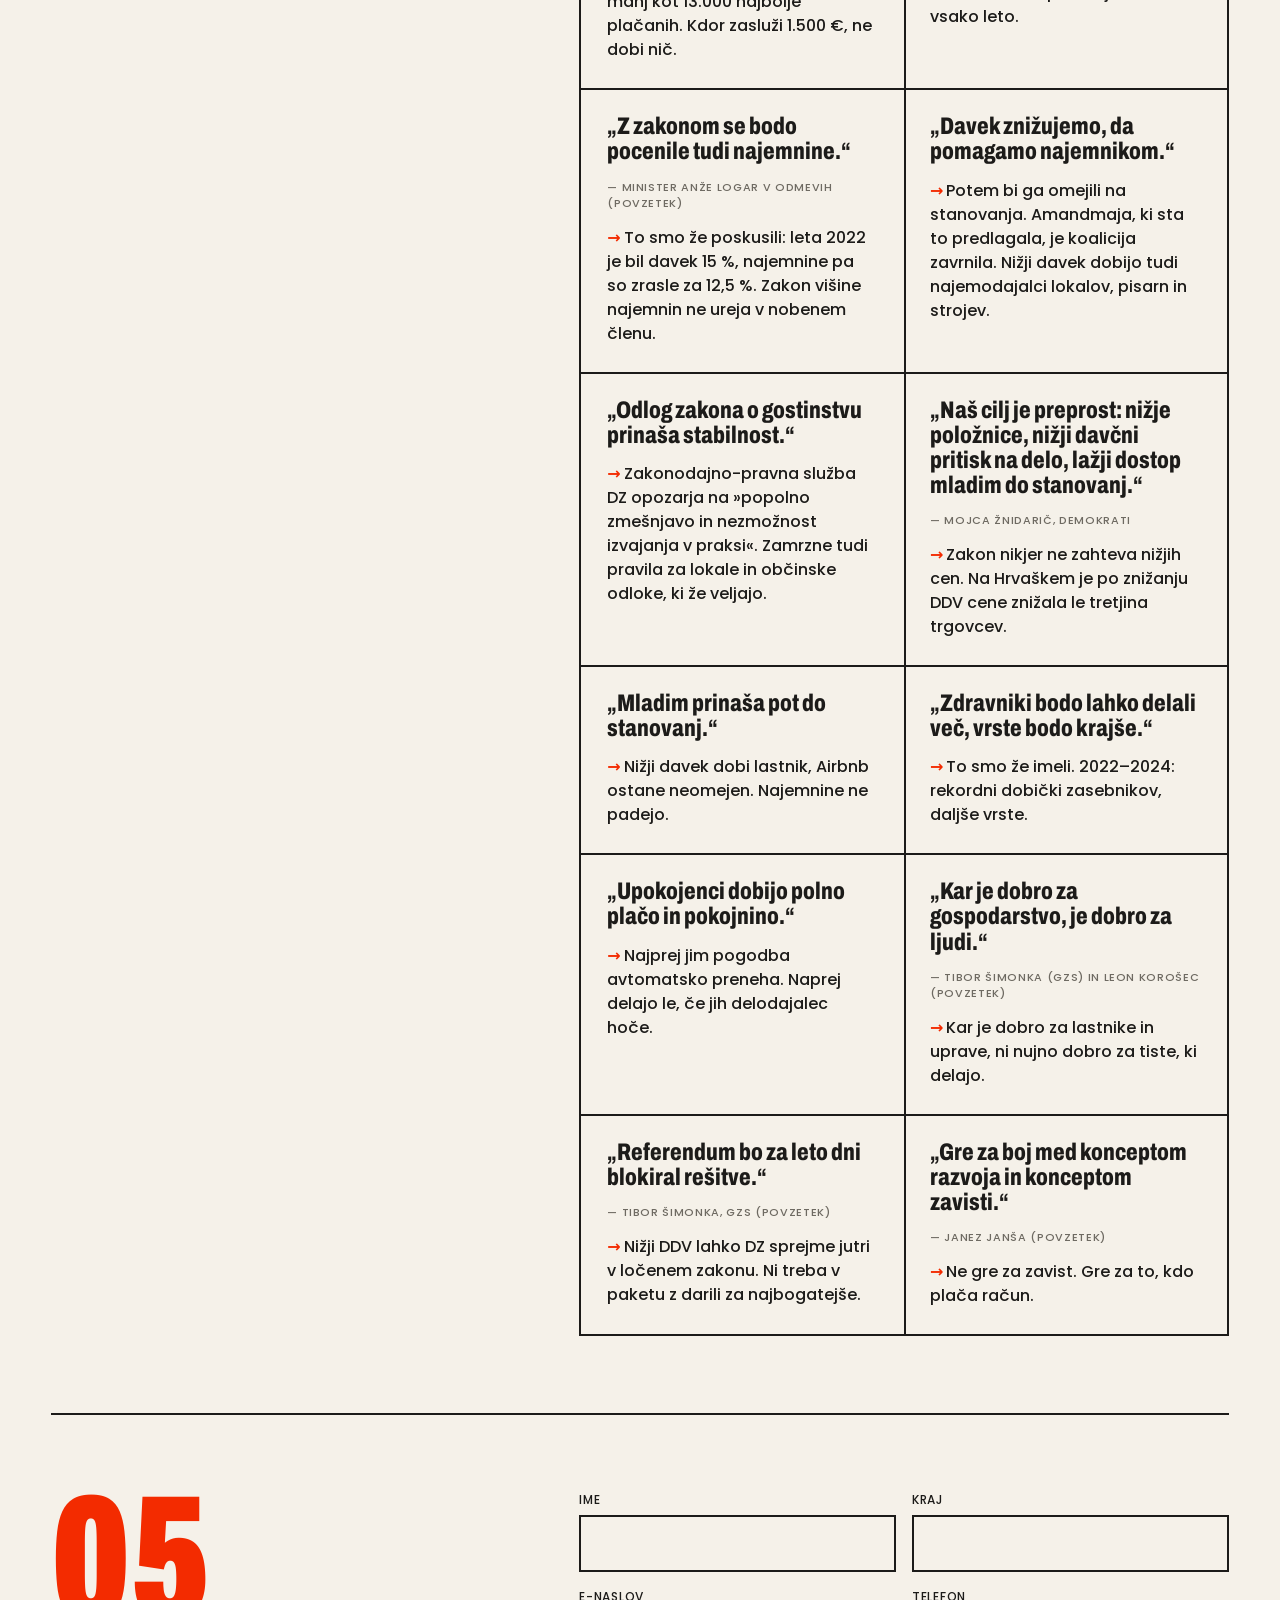
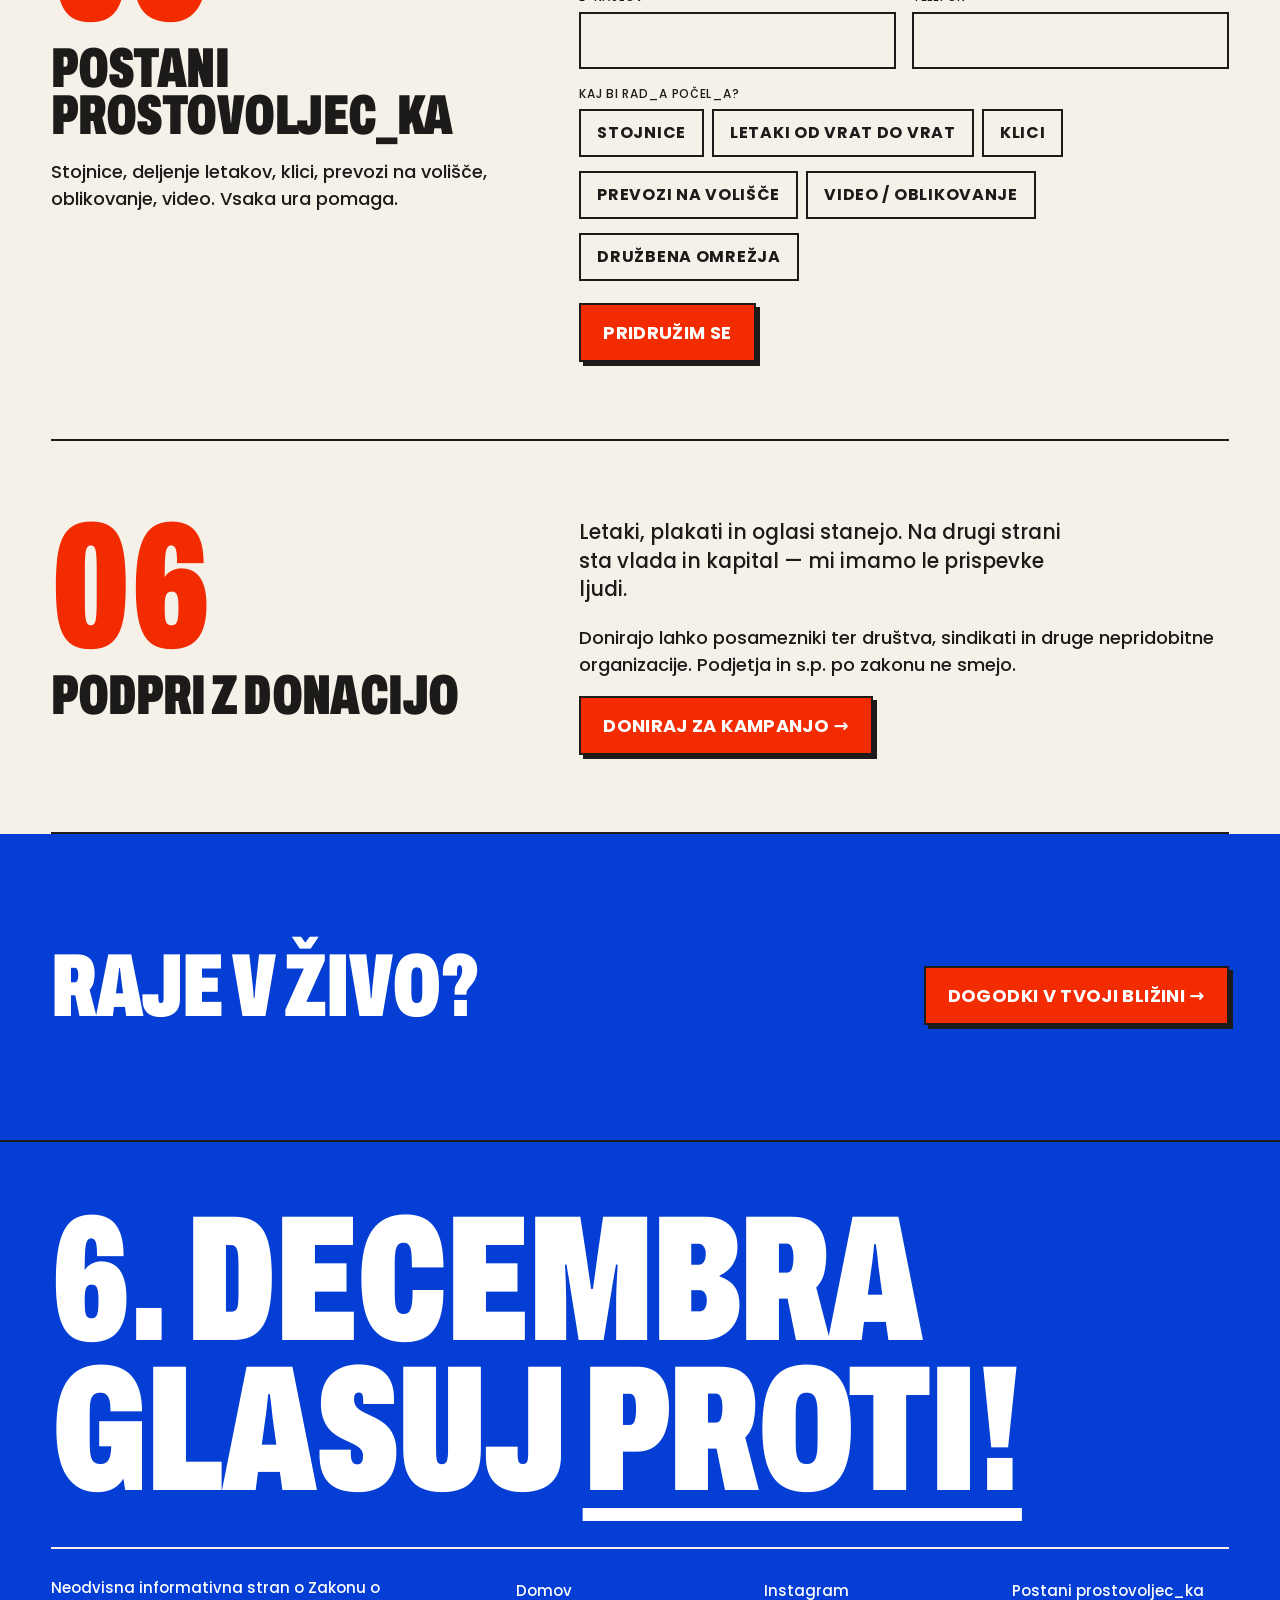
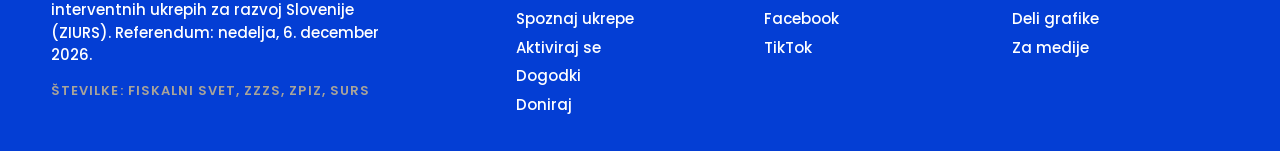
<file: aktiviraj.html>
<!doctype html>
<html lang="sl">
<head>
  <meta charset="utf-8">
  <meta name="viewport" content="width=device-width, initial-scale=1">
  <title>Aktiviraj se — Zakon za bogate</title>
  <meta name="description" content="Kako lahko pomagaš ustaviti zakon za bogate na referendumu 6. decembra.">
  <link rel="preconnect" href="https://fonts.googleapis.com">
  <link rel="preconnect" href="https://fonts.gstatic.com" crossorigin>
  <link href="https://fonts.googleapis.com/css2?family=Archivo:wdth,wght@62..125,400..900&family=Poppins:wght@400;500;600;700&display=swap" rel="stylesheet">
  <link rel="icon" href="assets/favicon.png?v=599bdd5d" type="image/png">
  <link rel="apple-touch-icon" href="assets/apple-touch-icon.png?v=d7347075">
  <link rel="stylesheet" href="assets/styles.css?v=e44d0725">
</head>
<body data-page="aktiviraj">
  <div id="header"></div>

  <section class="page-hero">
    <div class="wrap">
      <span class="eyebrow">Aktiviraj se</span>
      <h1 class="d d-xl">340.000<br><span class="red">glasov.</span></h1>
      <p class="lead">Toliko glasov PROTI potrebujemo, da zakon pade. Do 6. decembra ostaja <b><span data-countdown>42</span> dni</b>. Tukaj je šest načinov, kako pomagaš.</p>
    </div>
  </section>

  <div class="wrap steps">

    <section class="step" id="glasuj">
      <div><span class="step__n">01</span><h2 class="d d-m">Glasuj proti</h2></div>
      <div>
        <p class="lead" style="margin-top:0">Na glasovnici bo vprašanje: <i>»Ali ste za to, da se uveljavi Zakon o interventnih ukrepih za razvoj Slovenije …?«</i> Obkroži <b>PROTI</b>.</p>
        <div class="vote-box" aria-label="Obkroži PROTI">
          <div><span class="x"></span>Za</div>
          <div class="on"><span class="x">✕</span>Proti</div>
        </div>
        <p>Zakon pade, če proti glasuje večina tistih, ki glasujejo, <b>in</b> vsaj petina vseh volivcev. Zato ni dovolj, da imamo prav — priti moramo na volišče.</p>
        <p><b>Ne moreš 6. decembra?</b> Glasuješ lahko predčasno ali po pošti. Datume in roke objavi Državna volilna komisija.</p>
        <a class="btn btn--paper" href="https://www.dvk-rs.si" target="_blank" rel="noopener">Državna volilna komisija →</a>
      </div>
    </section>

    <section class="step" id="pripelji">
      <div><span class="step__n">02</span><h2 class="d d-m">Pripelji še tri</h2></div>
      <div>
        <p class="lead" style="margin-top:0">Vsak, ki pride, naj pripelje še tri: sodelavko, soseda, mamo. Obljubi in pošljemo ti opomnik dan pred referendumom.</p>
        <form class="pledge" data-proto="Hvala! (Prototip — obrazec še ni povezan.)">
          <input type="email" placeholder="tvoj e-naslov" aria-label="E-naslov" required>
          <button class="btn btn--red" type="submit">Obljubim</button>
        </form>
      </div>
    </section>

    <section class="step" id="grafike">
      <div><span class="step__n">03</span><h2 class="d d-m">Deli grafike</h2>
        <p>Prenesi in objavi na Instagramu, Facebooku ali v skupinah na WhatsAppu. Formati za objavo in zgodbe.</p></div>
      <div>
        <div class="gallery-filter chips" id="galleryFilter"></div>
        <div class="gallery" id="gallery"></div>
      </div>
    </section>

    <section class="step" id="pogovori">
      <div><span class="step__n">04</span><h2 class="d d-m">Pogovori se</h2>
        <p>Zagovorniki zakona ponavljajo nekaj stavkov. Tukaj so odgovori — za kosilo pri starših, kavo s sodelavci in komentarje na spletu.</p>
        <a class="btn btn--paper" href="ukrepi.html">Vsi ukrepi →</a></div>
      <div><div class="args" id="args"></div></div>
    </section>

    <section class="step" id="prostovoljci">
      <div><span class="step__n">05</span><h2 class="d d-m">Postani prostovoljec_ka</h2>
        <p>Stojnice, deljenje letakov, klici, prevozi na volišče, oblikovanje, video. Vsaka ura pomaga.</p></div>
      <div>
        <form class="form-grid" data-proto="Hvala! Oglasimo se kmalu. (Prototip — obrazec še ni povezan.)">
          <div><label for="ime">Ime</label><input id="ime" required></div>
          <div><label for="kraj">Kraj</label><input id="kraj"></div>
          <div><label for="mail">E-naslov</label><input id="mail" type="email" required></div>
          <div><label for="tel">Telefon</label><input id="tel" type="tel"></div>
          <div class="full"><label>Kaj bi rad_a počel_a?</label>
            <div class="chips">
              <label class="chip"><input type="checkbox"><span>Stojnice</span></label>
              <label class="chip"><input type="checkbox"><span>Letaki od vrat do vrat</span></label>
              <label class="chip"><input type="checkbox"><span>Klici</span></label>
              <label class="chip"><input type="checkbox"><span>Prevozi na volišče</span></label>
              <label class="chip"><input type="checkbox"><span>Video / oblikovanje</span></label>
              <label class="chip"><input type="checkbox"><span>Družbena omrežja</span></label>
            </div></div>
          <div class="full"><button class="btn btn--red" type="submit">Pridružim se</button></div>
        </form>
      </div>
    </section>

    <section class="step" id="doniraj">
      <div><span class="step__n">06</span><h2 class="d d-m">Podpri z donacijo</h2></div>
      <div>
        <p class="lead" style="margin-top:0">Letaki, plakati in oglasi stanejo. Na drugi strani sta vlada in kapital — mi imamo le prispevke ljudi.</p>
        <p>Donirajo lahko posamezniki ter društva, sindikati in druge nepridobitne organizacije. Podjetja in s.p. po zakonu ne smejo.</p>
        <a class="btn btn--red" href="doniraj.html">Doniraj za kampanjo →</a>
      </div>
    </section>

  </div>

  <section class="section section--ink on-dark">
    <div class="wrap" style="display:flex;justify-content:space-between;align-items:end;gap:32px;flex-wrap:wrap">
      <h2 class="d d-l">Raje v živo?</h2>
      <a class="btn btn--red" href="dogodki.html">Dogodki v tvoji bližini →</a>
    </div>
  </section>

  <div id="footer"></div>
  <script src="assets/data.js?v=712eb0f6"></script>
  <script src="assets/app.js?v=f8f51b48"></script>
</body>
</html>
</file>
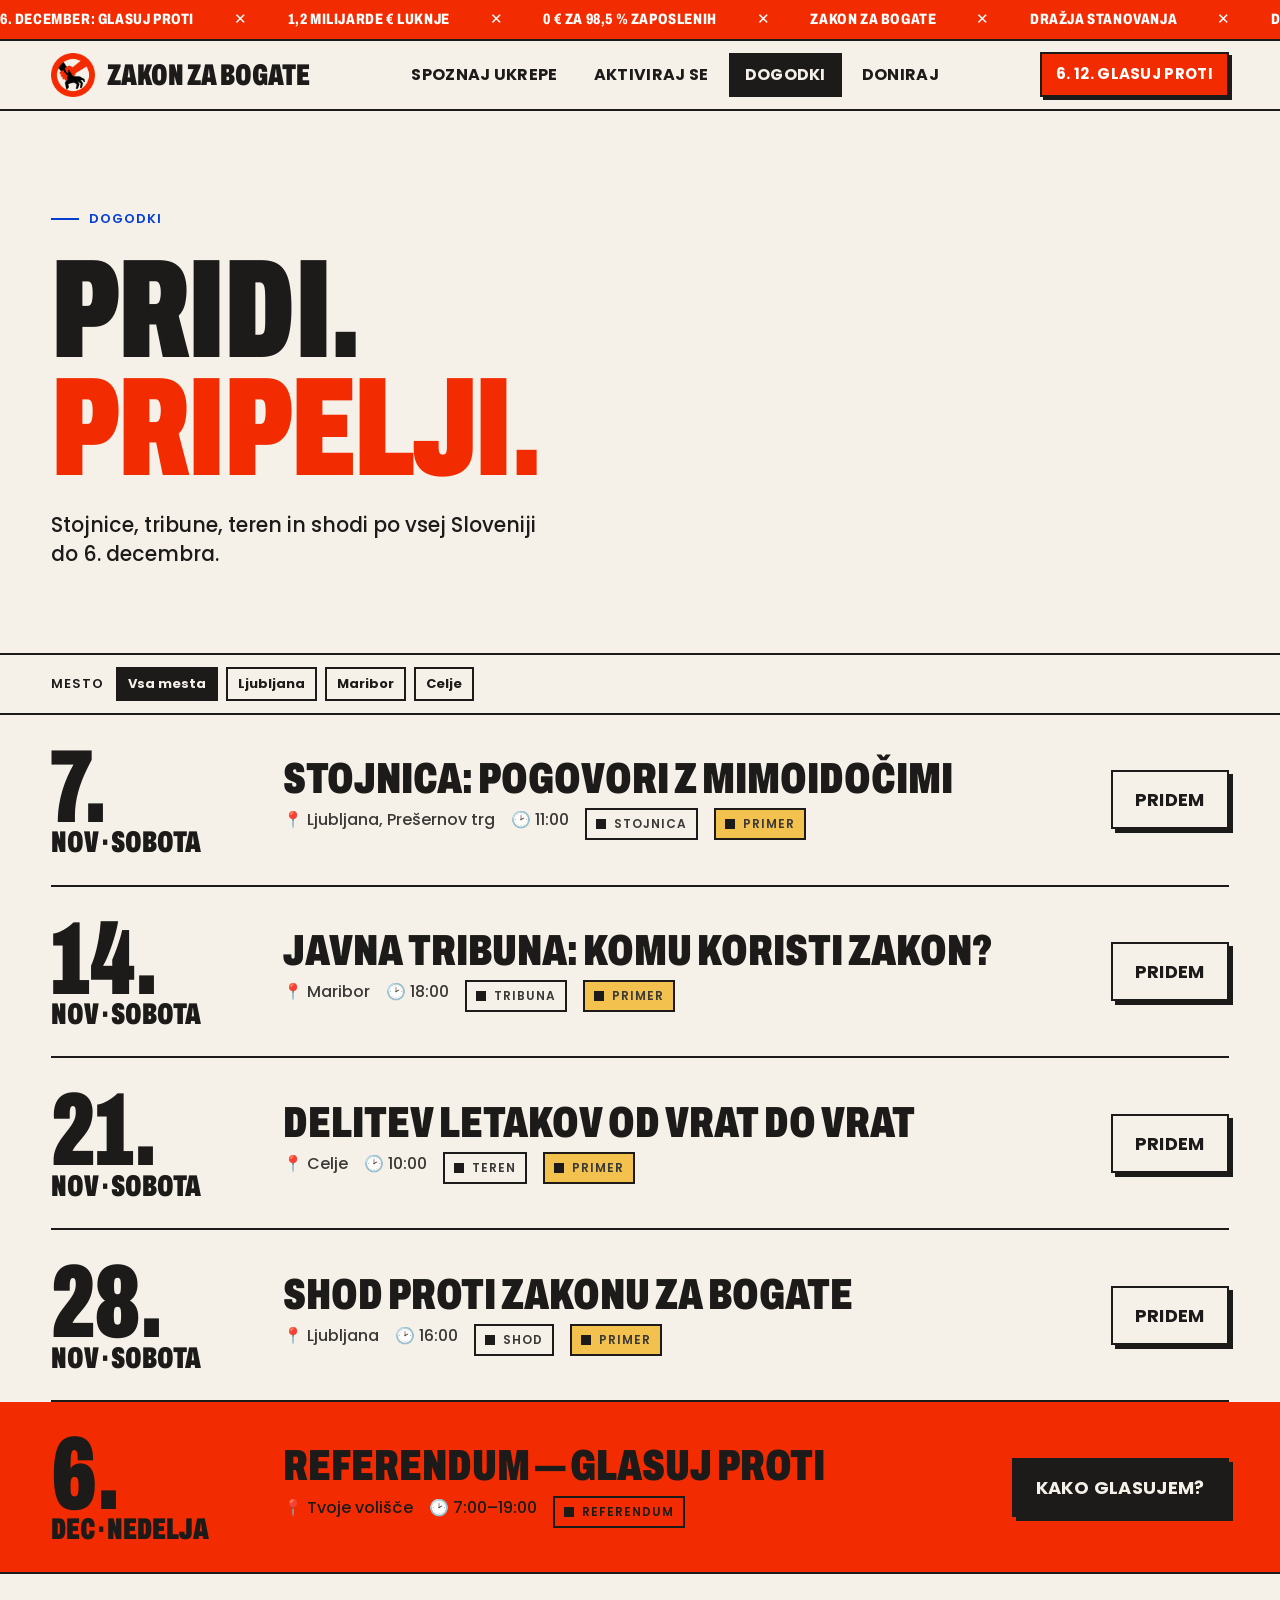
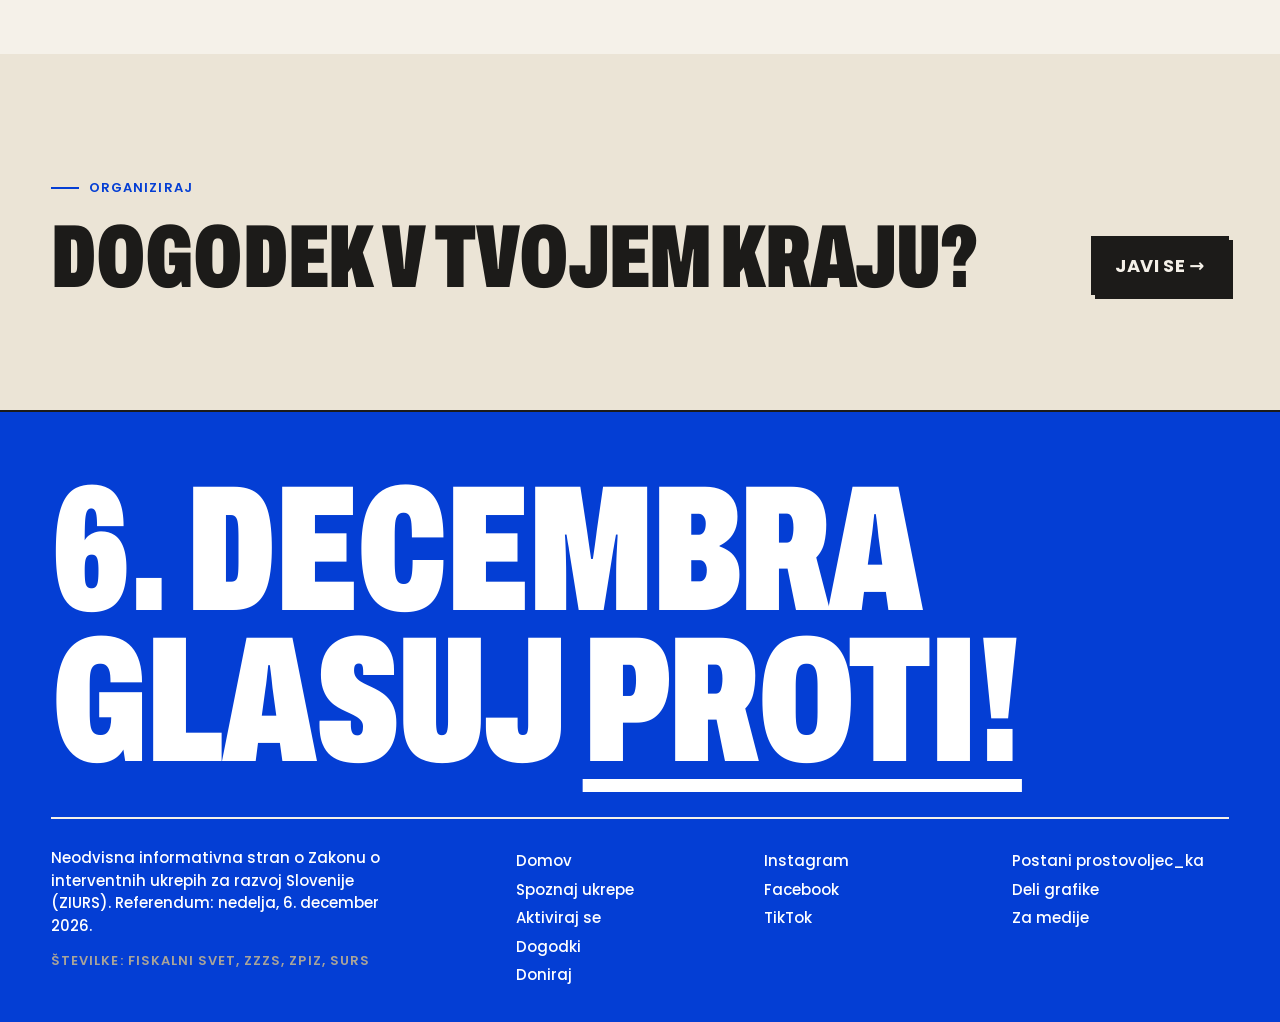
<file: dogodki.html>
<!doctype html>
<html lang="sl">
<head>
  <meta charset="utf-8">
  <meta name="viewport" content="width=device-width, initial-scale=1">
  <title>Dogodki — Zakon za bogate</title>
  <meta name="description" content="Stojnice, tribune in shodi proti zakonu za bogate pred referendumom 6. decembra.">
  <link rel="preconnect" href="https://fonts.googleapis.com">
  <link rel="preconnect" href="https://fonts.gstatic.com" crossorigin>
  <link href="https://fonts.googleapis.com/css2?family=Archivo:wdth,wght@62..125,400..900&family=Poppins:wght@400;500;600;700&display=swap" rel="stylesheet">
  <link rel="icon" href="assets/favicon.png?v=599bdd5d" type="image/png">
  <link rel="apple-touch-icon" href="assets/apple-touch-icon.png?v=d7347075">
  <link rel="stylesheet" href="assets/styles.css?v=e44d0725">
</head>
<body data-page="dogodki">
  <div id="header"></div>

  <section class="page-hero">
    <div class="wrap">
      <span class="eyebrow">Dogodki</span>
      <h1 class="d d-xl">Pridi.<br><span class="red">Pripelji.</span></h1>
      <p class="lead">Stojnice, tribune, teren in shodi po vsej Sloveniji do 6. decembra.</p>
    </div>
  </section>

  <div class="filters">
    <div class="wrap"><span class="mono">Mesto</span><div class="chips" id="cityFilter"></div></div>
  </div>

  <section class="wrap" style="padding-top:0;padding-bottom:80px">
    <div class="events" id="events" style="border-top:0"></div>
  </section>

  <section class="section section--paper2">
    <div class="wrap" style="display:flex;justify-content:space-between;align-items:end;gap:32px;flex-wrap:wrap">
      <div><span class="eyebrow">Organiziraj</span><h2 class="d d-l">Dogodek v tvojem kraju?</h2></div>
      <a class="btn" href="aktiviraj.html#prostovoljci">Javi se →</a>
    </div>
  </section>

  <div id="footer"></div>
  <script src="assets/data.js?v=712eb0f6"></script>
  <script src="assets/app.js?v=f8f51b48"></script>
</body>
</html>
</file>
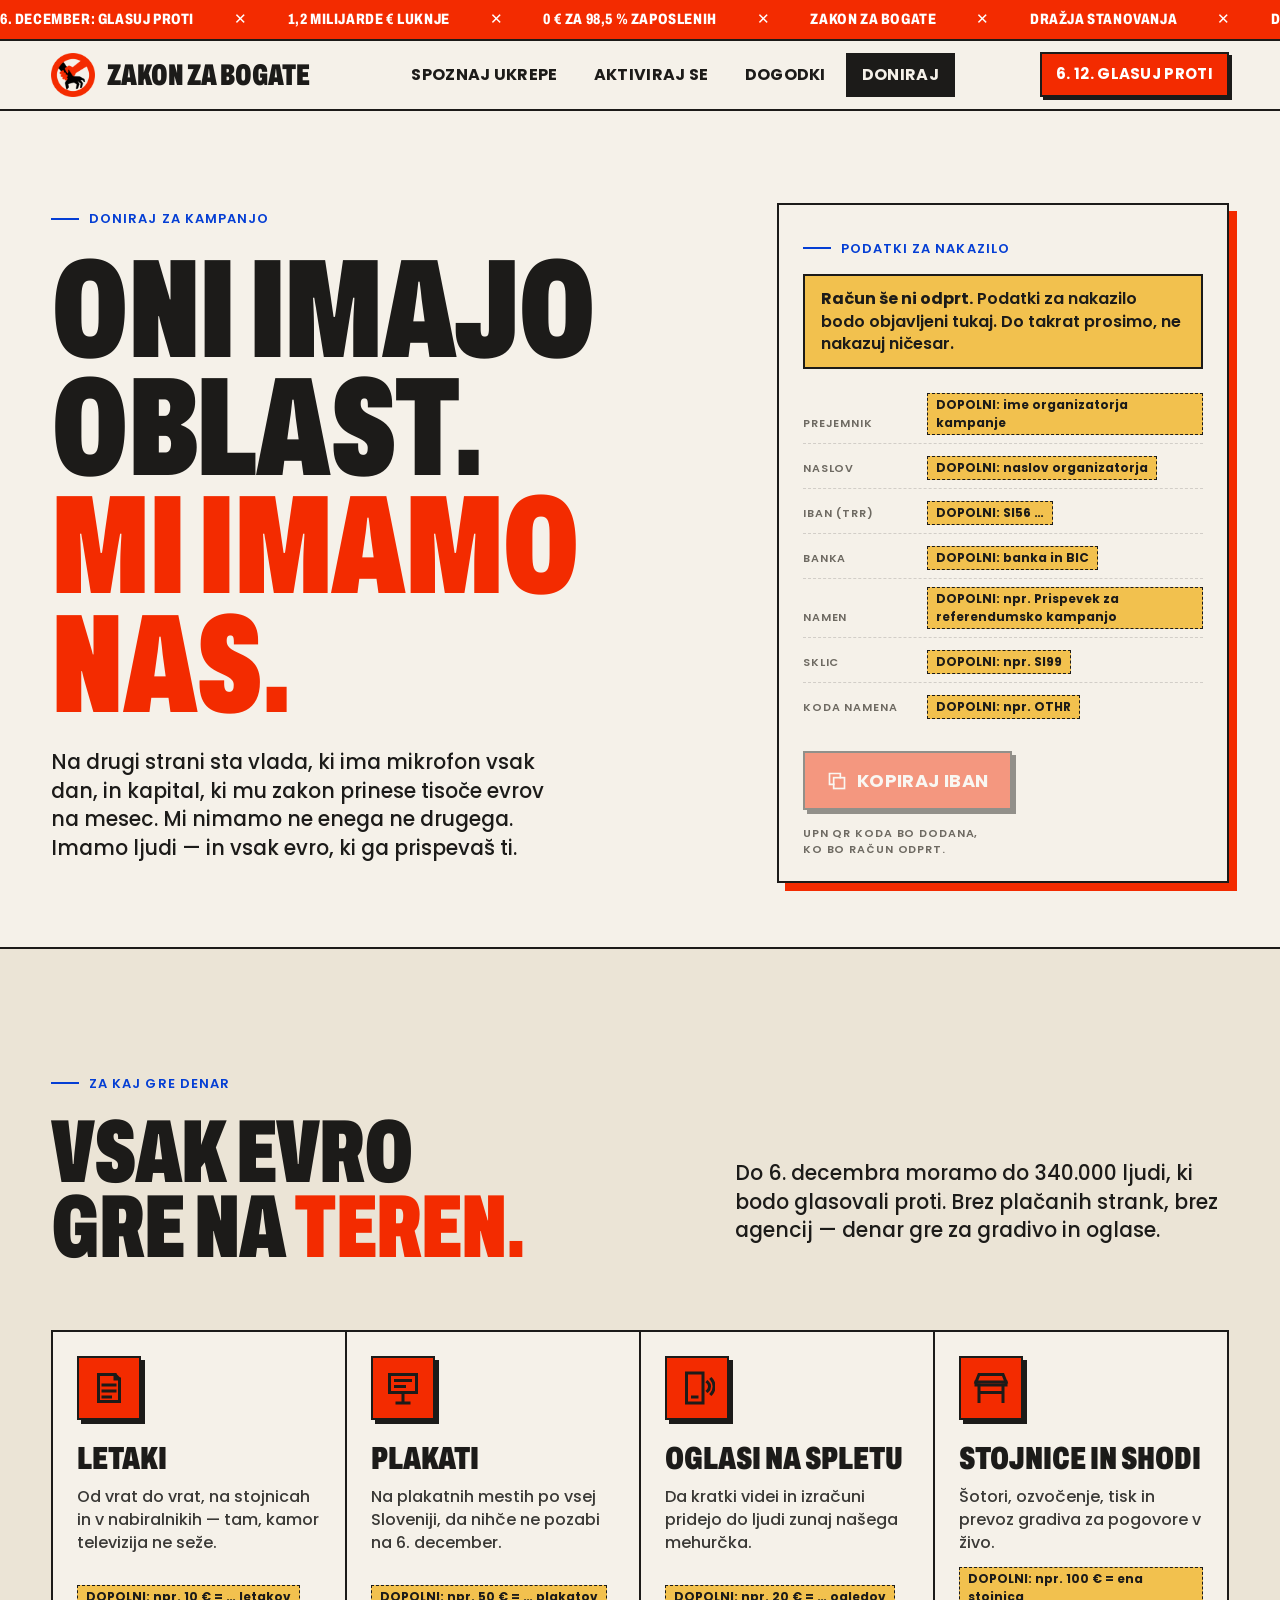
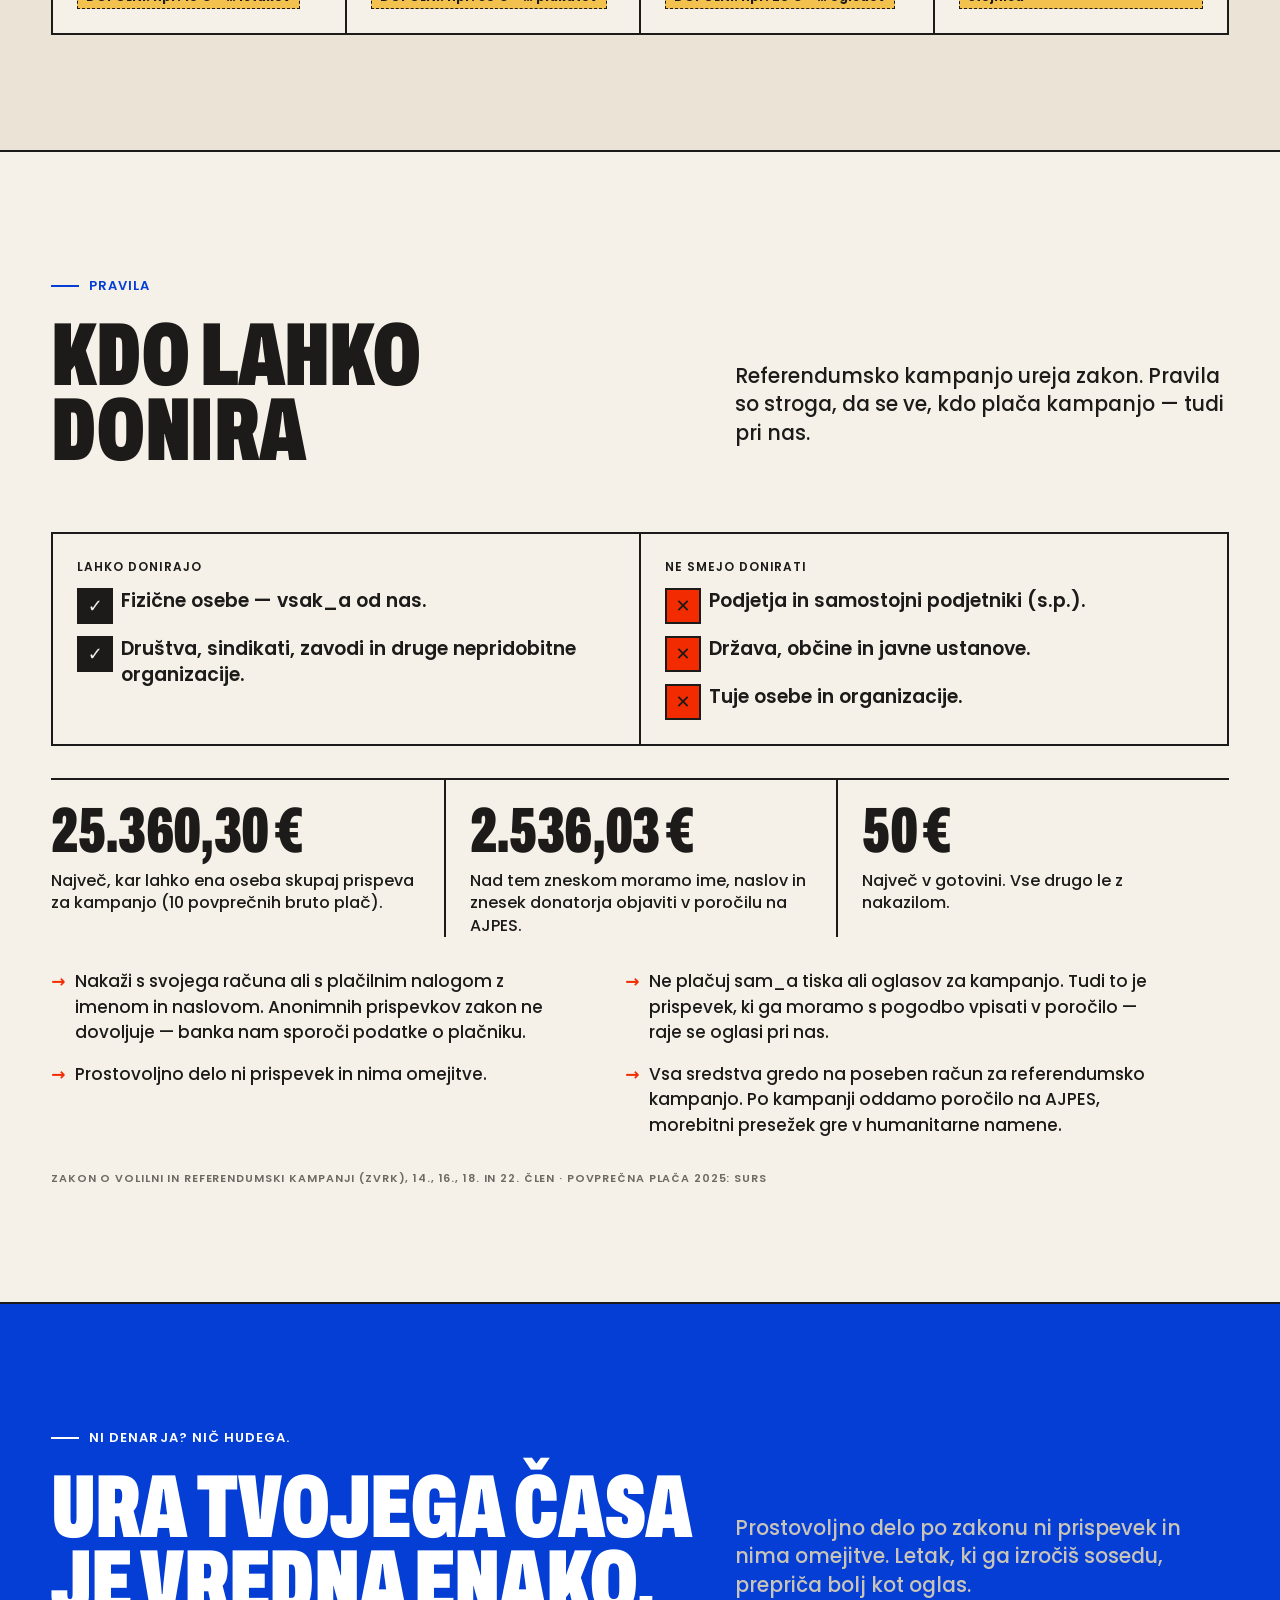
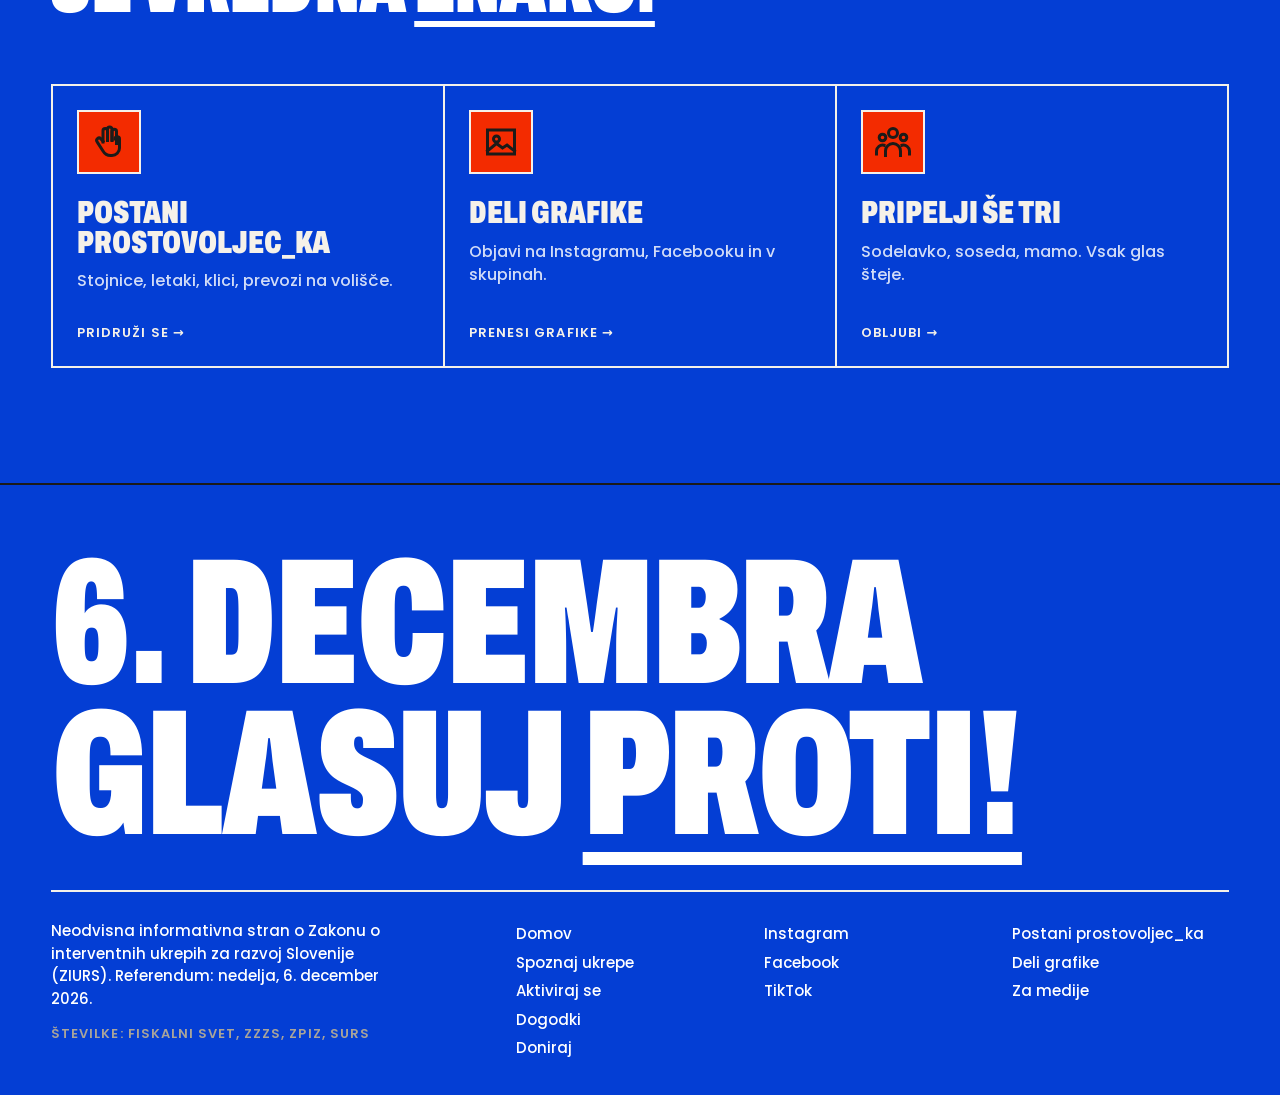
<file: doniraj.html>
<!doctype html>
<html lang="sl">
<head>
  <meta charset="utf-8">
  <meta name="viewport" content="width=device-width, initial-scale=1">
  <title>Doniraj za kampanjo — Zakon za bogate</title>
  <meta name="description" content="Podpri kampanjo proti zakonu za bogate. Podatki za nakazilo in pravila doniranja za referendum 6. decembra.">
  <link rel="preconnect" href="https://fonts.googleapis.com">
  <link rel="preconnect" href="https://fonts.gstatic.com" crossorigin>
  <link href="https://fonts.googleapis.com/css2?family=Archivo:wdth,wght@62..125,400..900&family=Poppins:wght@400;500;600;700&display=swap" rel="stylesheet">
  <link rel="icon" href="assets/favicon.png?v=599bdd5d" type="image/png">
  <link rel="apple-touch-icon" href="assets/apple-touch-icon.png?v=d7347075">
  <link rel="stylesheet" href="assets/styles.css?v=e44d0725">
</head>
<body data-page="doniraj">
  <div id="header"></div>

  <section class="page-hero">
    <div class="wrap page-hero__grid">
      <div>
        <span class="eyebrow">Doniraj za kampanjo</span>
        <h1 class="d d-xl">Oni imajo<br>oblast.<br><span class="red">Mi imamo nas.</span></h1>
        <p class="lead">Na drugi strani sta vlada, ki ima mikrofon vsak dan, in kapital, ki mu zakon prinese tisoče evrov na mesec. Mi nimamo ne enega ne drugega. Imamo ljudi — in vsak evro, ki ga prispevaš ti.</p>
      </div>
      <div class="paybox" id="paybox" aria-live="polite"></div>
    </div>
  </section>

  <section class="section section--paper2" id="za-kaj">
    <div class="wrap">
      <div class="section-head">
        <div>
          <span class="eyebrow">Za kaj gre denar</span>
          <h2 class="d d-l">Vsak evro<br>gre na <span class="red">teren.</span></h2>
        </div>
        <p class="lead">Do 6. decembra moramo do 340.000 ljudi, ki bodo glasovali proti. Brez plačanih strank, brez agencij — denar gre za gradivo in oglase.</p>
      </div>
      <div class="dgrid" id="nameni"></div>
    </div>
  </section>

  <section class="section" id="pravila-doniranja">
    <div class="wrap">
      <div class="section-head">
        <div>
          <span class="eyebrow">Pravila</span>
          <h2 class="d d-l">Kdo lahko<br>donira</h2>
        </div>
        <p class="lead">Referendumsko kampanjo ureja zakon. Pravila so stroga, da se ve, kdo plača kampanjo — tudi pri nas.</p>
      </div>
      <div class="rules" id="pravila"></div>
    </div>
  </section>

  <section class="section section--ink on-dark" id="drugace">
    <div class="wrap">
      <div class="section-head">
        <div>
          <span class="eyebrow">Ni denarja? Nič hudega.</span>
          <h2 class="d d-l">Ura tvojega časa<br>je vredna <span class="red">enako.</span></h2>
        </div>
        <p class="lead" style="color:#C9C4B8">Prostovoljno delo po zakonu ni prispevek in nima omejitve. Letak, ki ga izročiš sosedu, prepriča bolj kot oglas.</p>
      </div>
      <div class="hgrid">
        <a class="hcard" href="aktiviraj.html#prostovoljci"><span class="hcard__ic" data-ic="roka"></span><span class="pcard__t">Postani prostovoljec_ka</span><span class="hcard__d">Stojnice, letaki, klici, prevozi na volišče.</span><span class="mono">Pridruži se →</span></a>
        <a class="hcard" href="aktiviraj.html#grafike"><span class="hcard__ic" data-ic="grafike"></span><span class="pcard__t">Deli grafike</span><span class="hcard__d">Objavi na Instagramu, Facebooku in v skupinah.</span><span class="mono">Prenesi grafike →</span></a>
        <a class="hcard" href="aktiviraj.html#pripelji"><span class="hcard__ic" data-ic="trije"></span><span class="pcard__t">Pripelji še tri</span><span class="hcard__d">Sodelavko, soseda, mamo. Vsak glas šteje.</span><span class="mono">Obljubi →</span></a>
      </div>
    </div>
  </section>

  <div id="footer"></div>
  <script src="assets/data.js?v=712eb0f6"></script>
  <script src="assets/icons.js?v=a052a0e8"></script>
  <script src="assets/app.js?v=f8f51b48"></script>
</body>
</html>
</file>
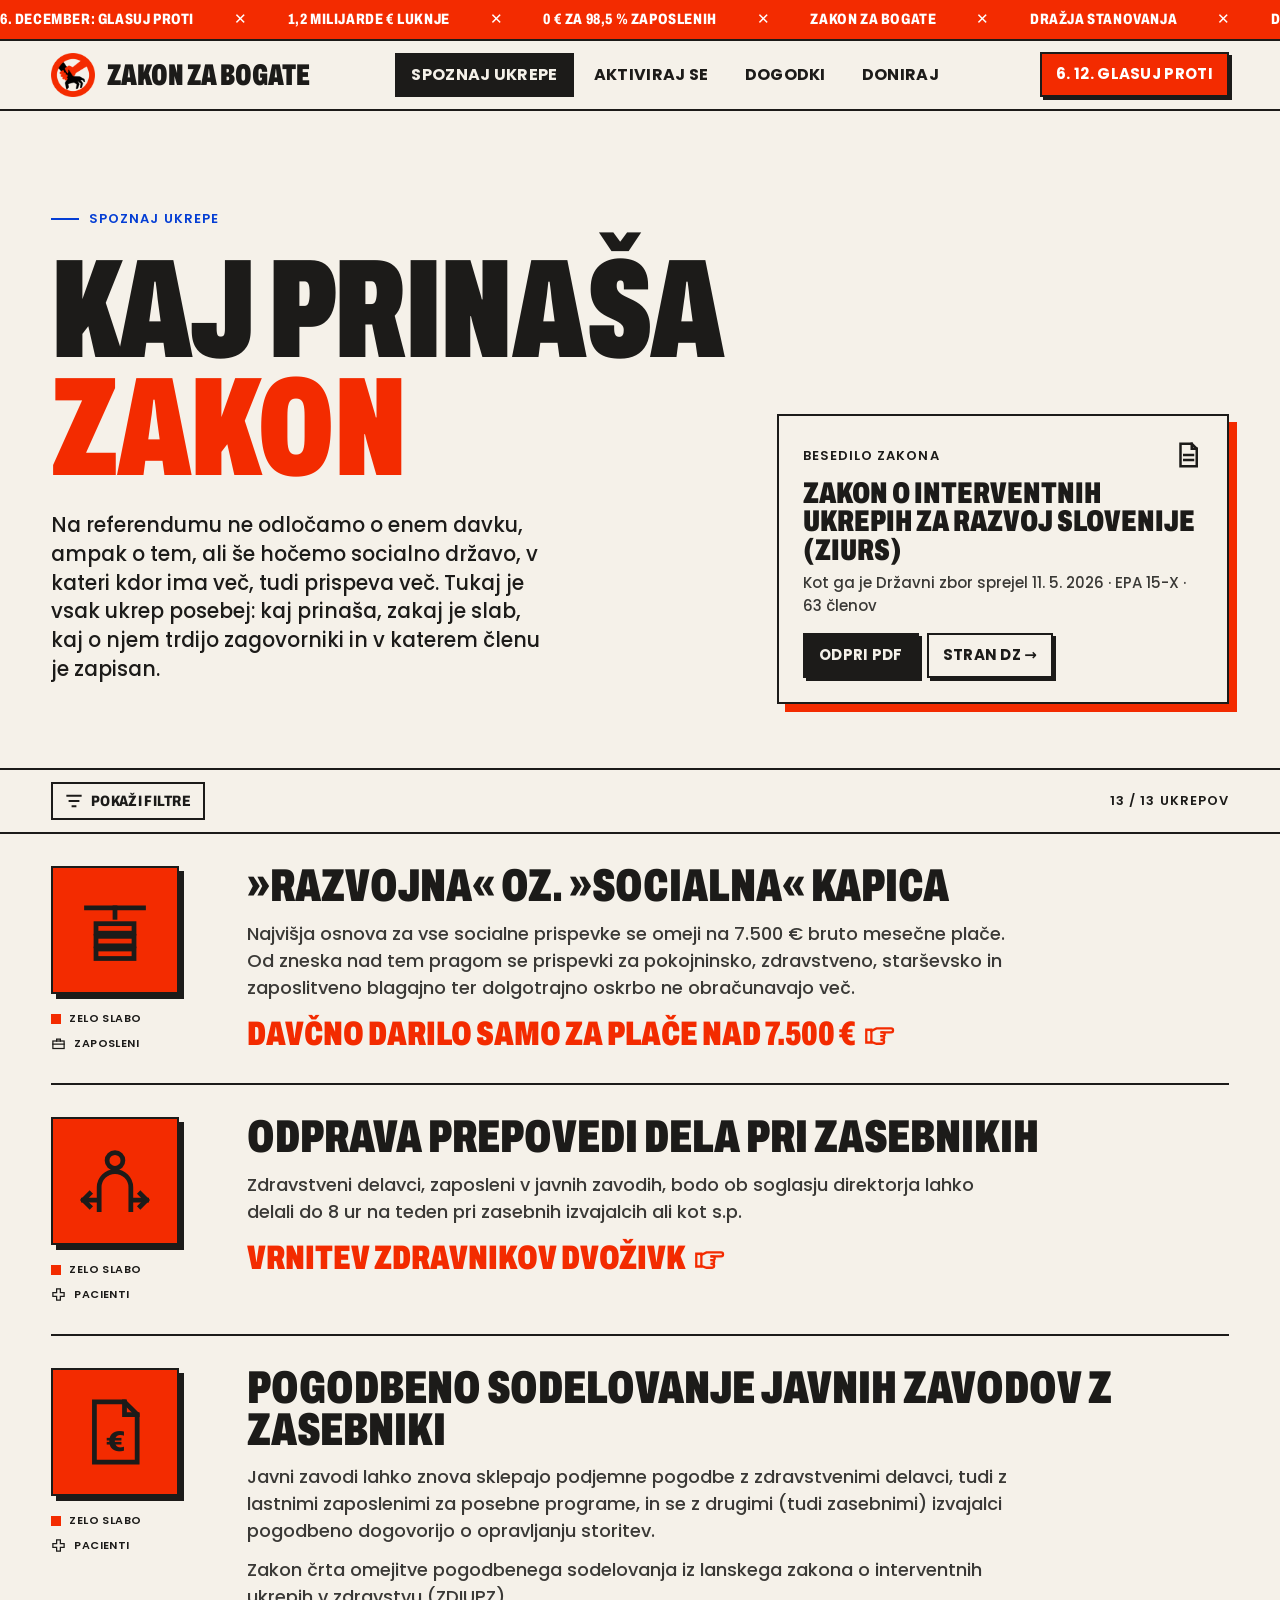
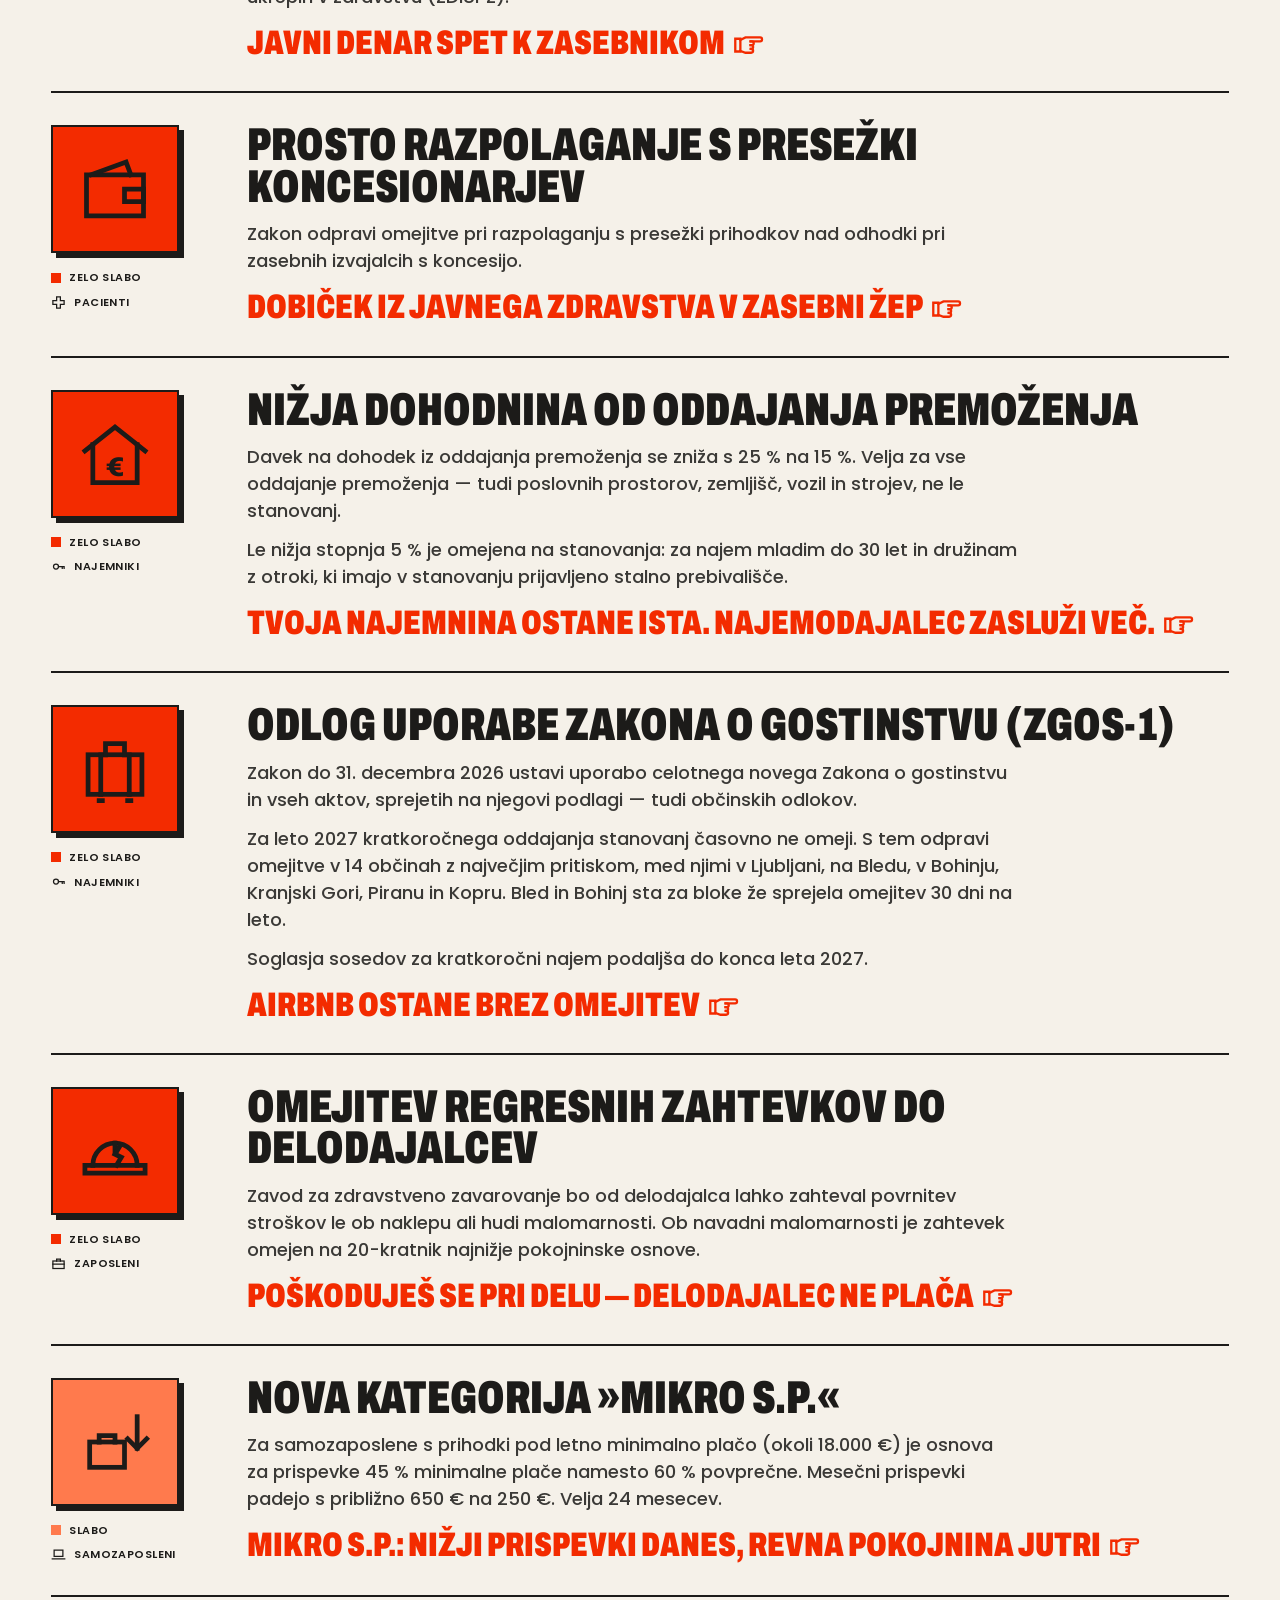
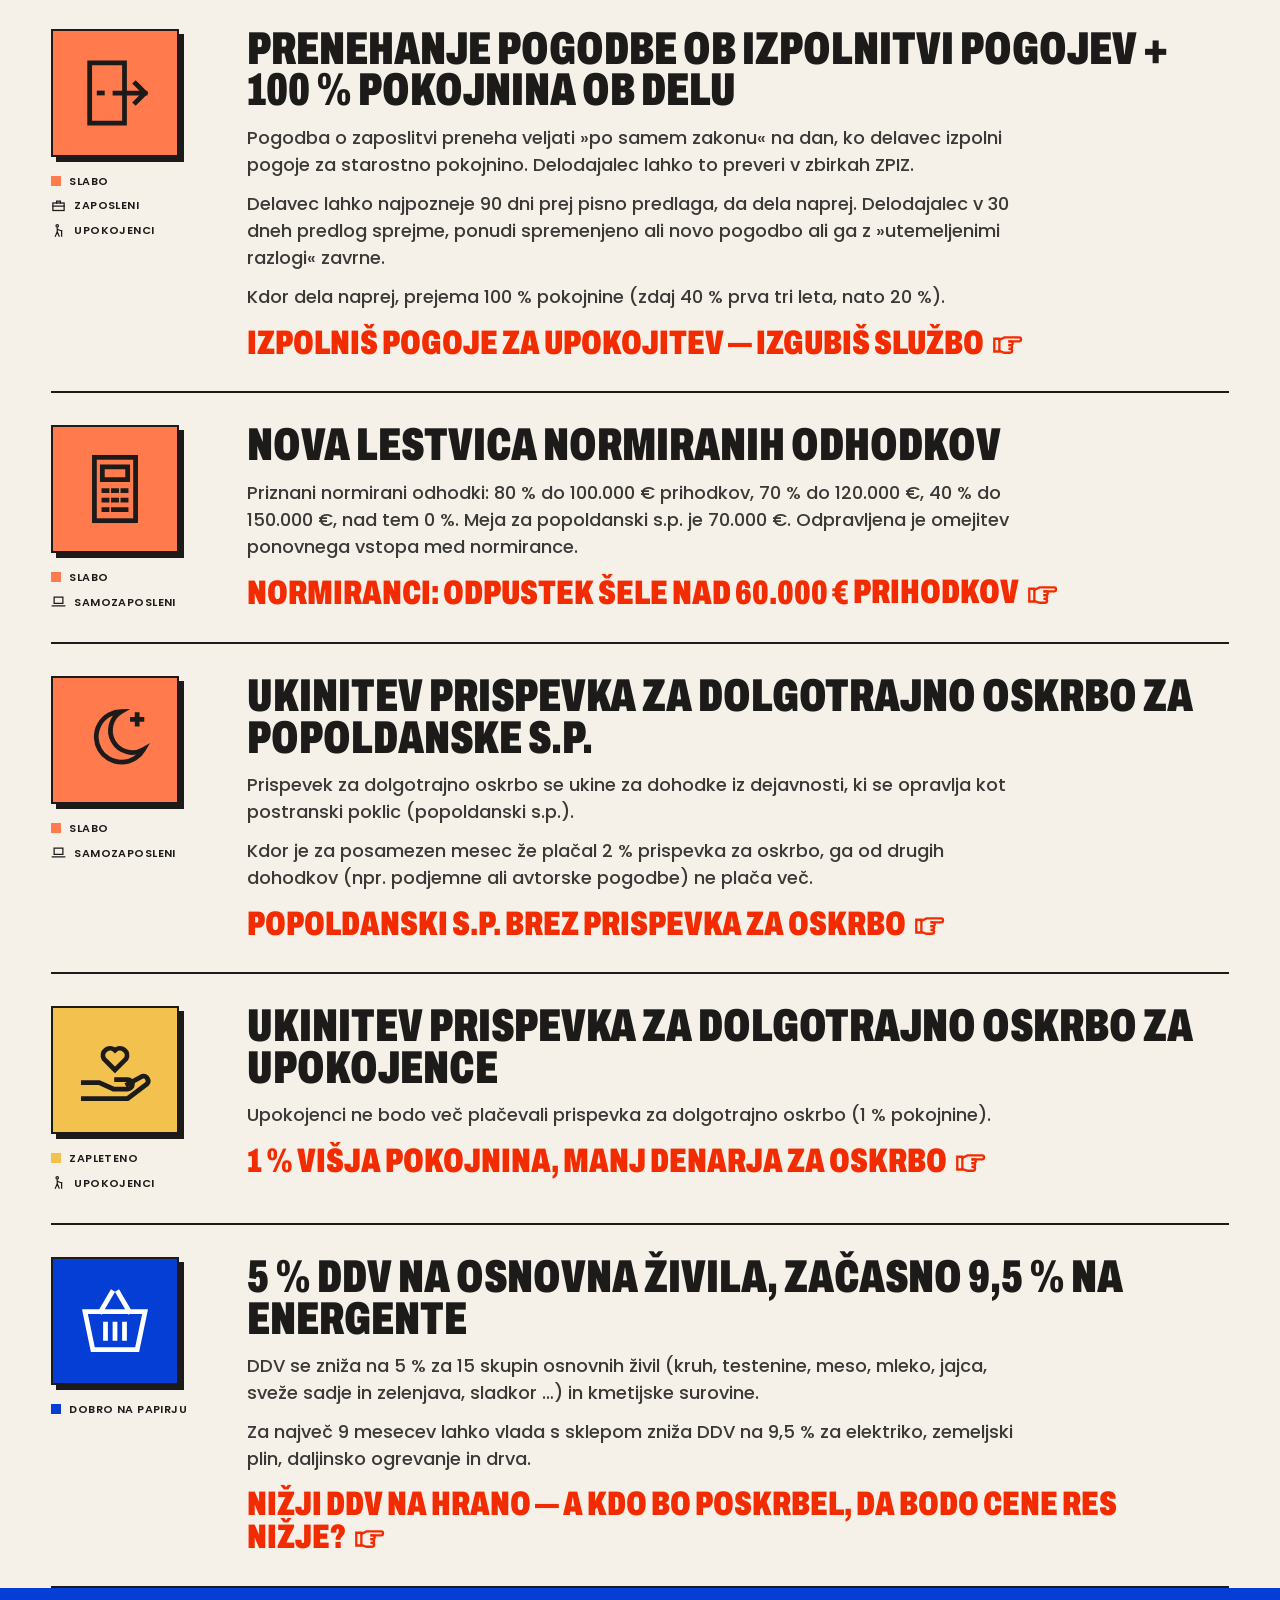
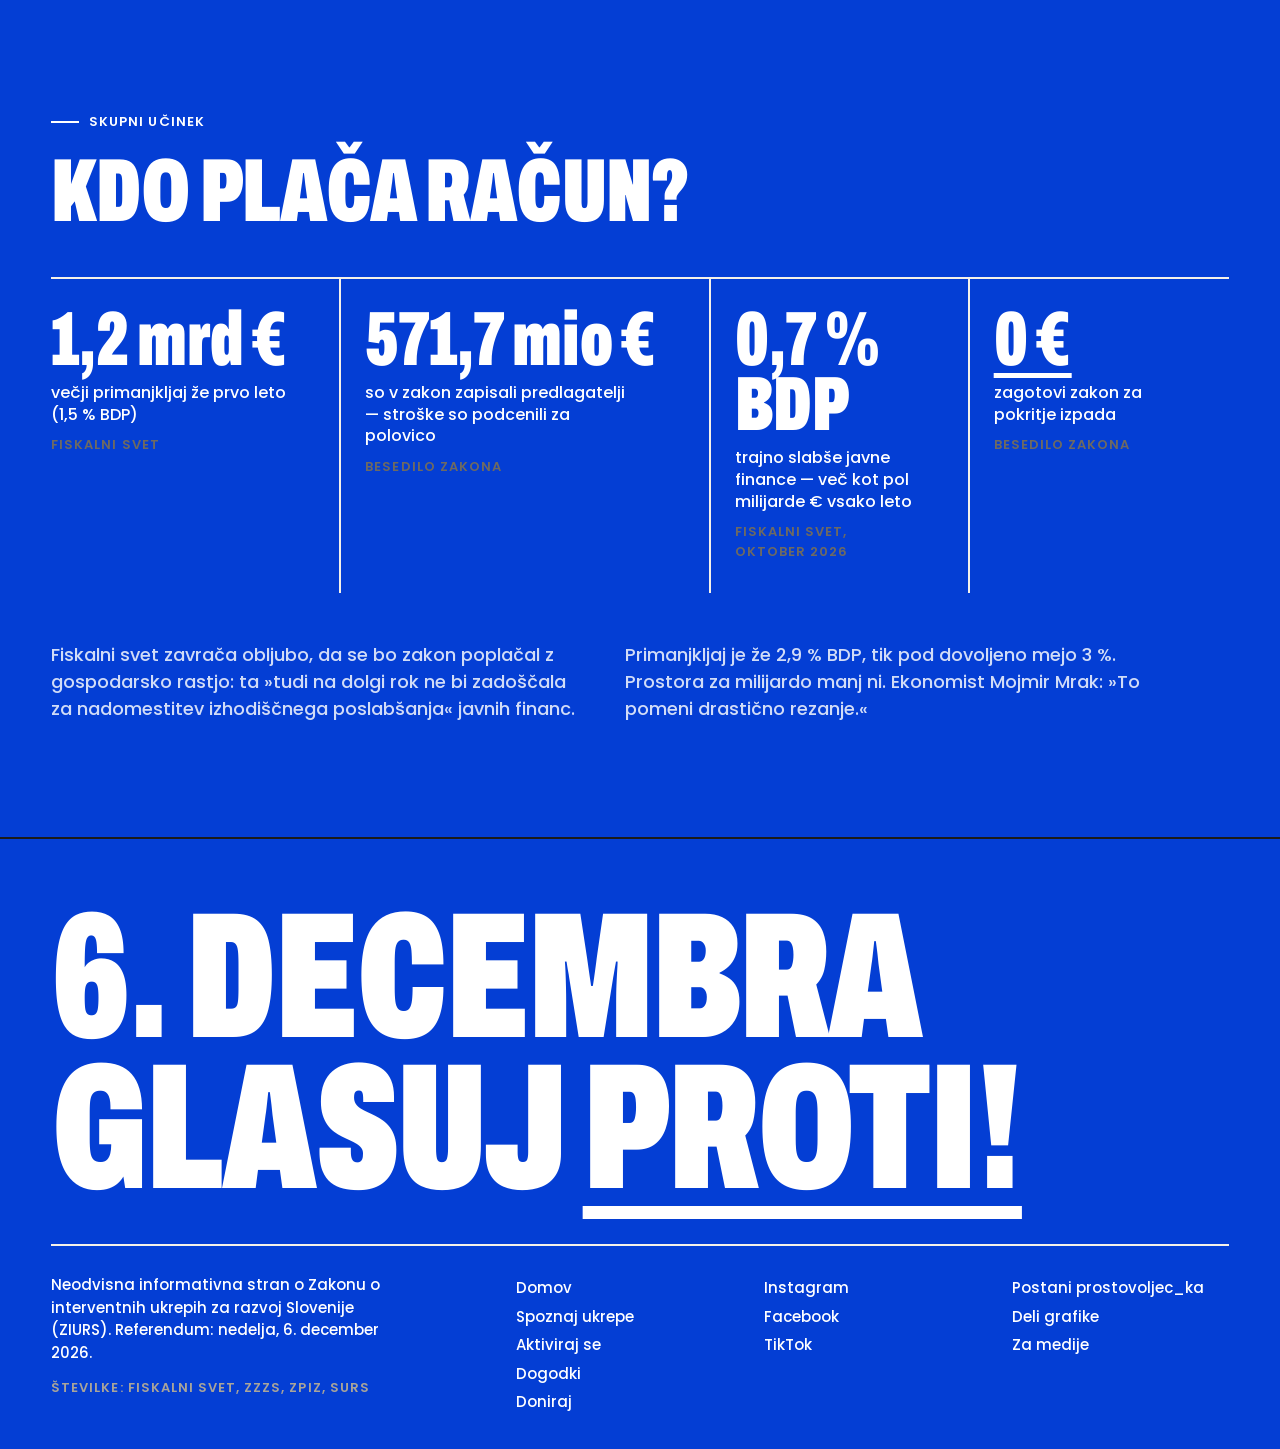
<file: ukrepi.html>
<!doctype html>
<html lang="sl">
<head>
  <meta charset="utf-8">
  <meta name="viewport" content="width=device-width, initial-scale=1">
  <title>Spoznaj ukrepe — Zakon za bogate</title>
  <meta name="description" content="Vseh 13 ukrepov interventnega zakona: kaj prinašajo, zakaj so slabi in kaj o njih trdi druga stran.">
  <link rel="preconnect" href="https://fonts.googleapis.com">
  <link rel="preconnect" href="https://fonts.gstatic.com" crossorigin>
  <link href="https://fonts.googleapis.com/css2?family=Archivo:wdth,wght@62..125,400..900&family=Poppins:wght@400;500;600;700&display=swap" rel="stylesheet">
  <link rel="icon" href="assets/favicon.png?v=599bdd5d" type="image/png">
  <link rel="apple-touch-icon" href="assets/apple-touch-icon.png?v=d7347075">
  <link rel="stylesheet" href="assets/styles.css?v=e44d0725">
</head>
<body data-page="ukrepi">
  <div id="header"></div>

  <section class="page-hero">
    <div class="wrap page-hero__grid">
      <div>
        <span class="eyebrow">Spoznaj ukrepe</span>
        <h1 class="d d-xl">Kaj prinaša<br><span class="red">zakon</span></h1>
        <p class="lead">Na referendumu ne odločamo o enem davku, ampak o tem, ali še hočemo socialno državo, v kateri kdor ima več, tudi prispeva več. Tukaj je vsak ukrep posebej: kaj prinaša, zakaj je slab, kaj o njem trdijo zagovorniki in v katerem členu je zapisan.</p>
      </div>
      <aside class="lawbox" id="lawbox"></aside>
    </div>
  </section>

  <div class="filters is-collapsed" id="filters">
    <div class="wrap filters__bar">
      <button class="filters__toggle" id="fToggle" type="button" aria-expanded="false" aria-controls="filtersPanel">
        <svg viewBox="0 0 24 24" aria-hidden="true"><path d="M3 5h18M6 12h12M10 19h4"/></svg>
        <span id="fToggleLbl">Pokaži filtre</span>
        <span class="filters__badge hidden" id="fActive"></span>
      </button>
      <span class="filters__end">
        <button class="filters__reset hidden" id="fReset" type="button">Počisti filtre</button>
        <span class="mono" id="fCount"></span>
      </span>
    </div>
    <div class="filters__panel" id="filtersPanel">
      <div class="wrap filters__row">
        <span class="mono filters__lbl">Posledice</span>
        <div class="chips" id="fPos"></div>
      </div>
      <div class="wrap filters__row">
        <span class="mono filters__lbl">Ocena</span>
        <div class="chips" id="fKat"></div>
      </div>
      <div class="wrap filters__row">
        <span class="mono filters__lbl">Koga zadene</span>
        <div class="chips" id="fSk"></div>
      </div>
    </div>
  </div>

  <section class="wrap measures" id="measures"></section>
  <div class="wrap hidden" id="measuresEmpty">
    <div class="measures__empty">
      <p class="d d-s">Noben ukrep ne ustreza izbranim filtrom.</p>
      <p>Poskusi z drugačno kombinacijo ali počisti filtre.</p>
      <button class="btn btn--sm" type="button" id="fReset2">Počisti filtre</button>
    </div>
  </div>

  <section class="section section--ink on-dark" id="racun">
    <div class="wrap">
      <span class="eyebrow">Skupni učinek</span>
      <h2 class="d d-l" style="margin-bottom:48px">Kdo plača račun?</h2>
      <div class="stats" style="border-color:var(--paper)">
        <div class="stat"><span class="stat__num">1,2&nbsp;mrd&nbsp;€</span><span class="stat__lbl">večji primanjkljaj že prvo leto (1,5&nbsp;% BDP)</span><span class="stat__src mono">Fiskalni svet</span></div>
        <div class="stat"><span class="stat__num">571,7&nbsp;mio&nbsp;€</span><span class="stat__lbl">so v zakon zapisali predlagatelji — stroške so podcenili za polovico</span><span class="stat__src mono">Besedilo zakona</span></div>
        <div class="stat"><span class="stat__num">0,7&nbsp;% BDP</span><span class="stat__lbl">trajno slabše javne finance — več kot pol milijarde € vsako leto</span><span class="stat__src mono">Fiskalni svet, oktober 2026</span></div>
        <div class="stat"><span class="stat__num red">0&nbsp;€</span><span class="stat__lbl">zagotovi zakon za pokritje izpada</span><span class="stat__src mono">Besedilo zakona</span></div>
      </div>
      <div class="racun__txt">
        <p>Fiskalni svet zavrača obljubo, da se bo zakon poplačal z gospodarsko rastjo: ta »tudi na dolgi rok ne bi zadoščala za nadomestitev izhodiščnega poslabšanja« javnih financ.</p>
        <p>Primanjkljaj je že 2,9&nbsp;% BDP, tik pod dovoljeno mejo 3&nbsp;%. Prostora za milijardo manj ni. Ekonomist Mojmir Mrak: »To pomeni drastično rezanje.«</p>
      </div>
    </div>
  </section>

  <div id="footer"></div>
  <script src="assets/data.js?v=712eb0f6"></script>
  <script src="assets/icons.js?v=a052a0e8"></script>
  <script src="assets/app.js?v=f8f51b48"></script>
</body>
</html>
</file>
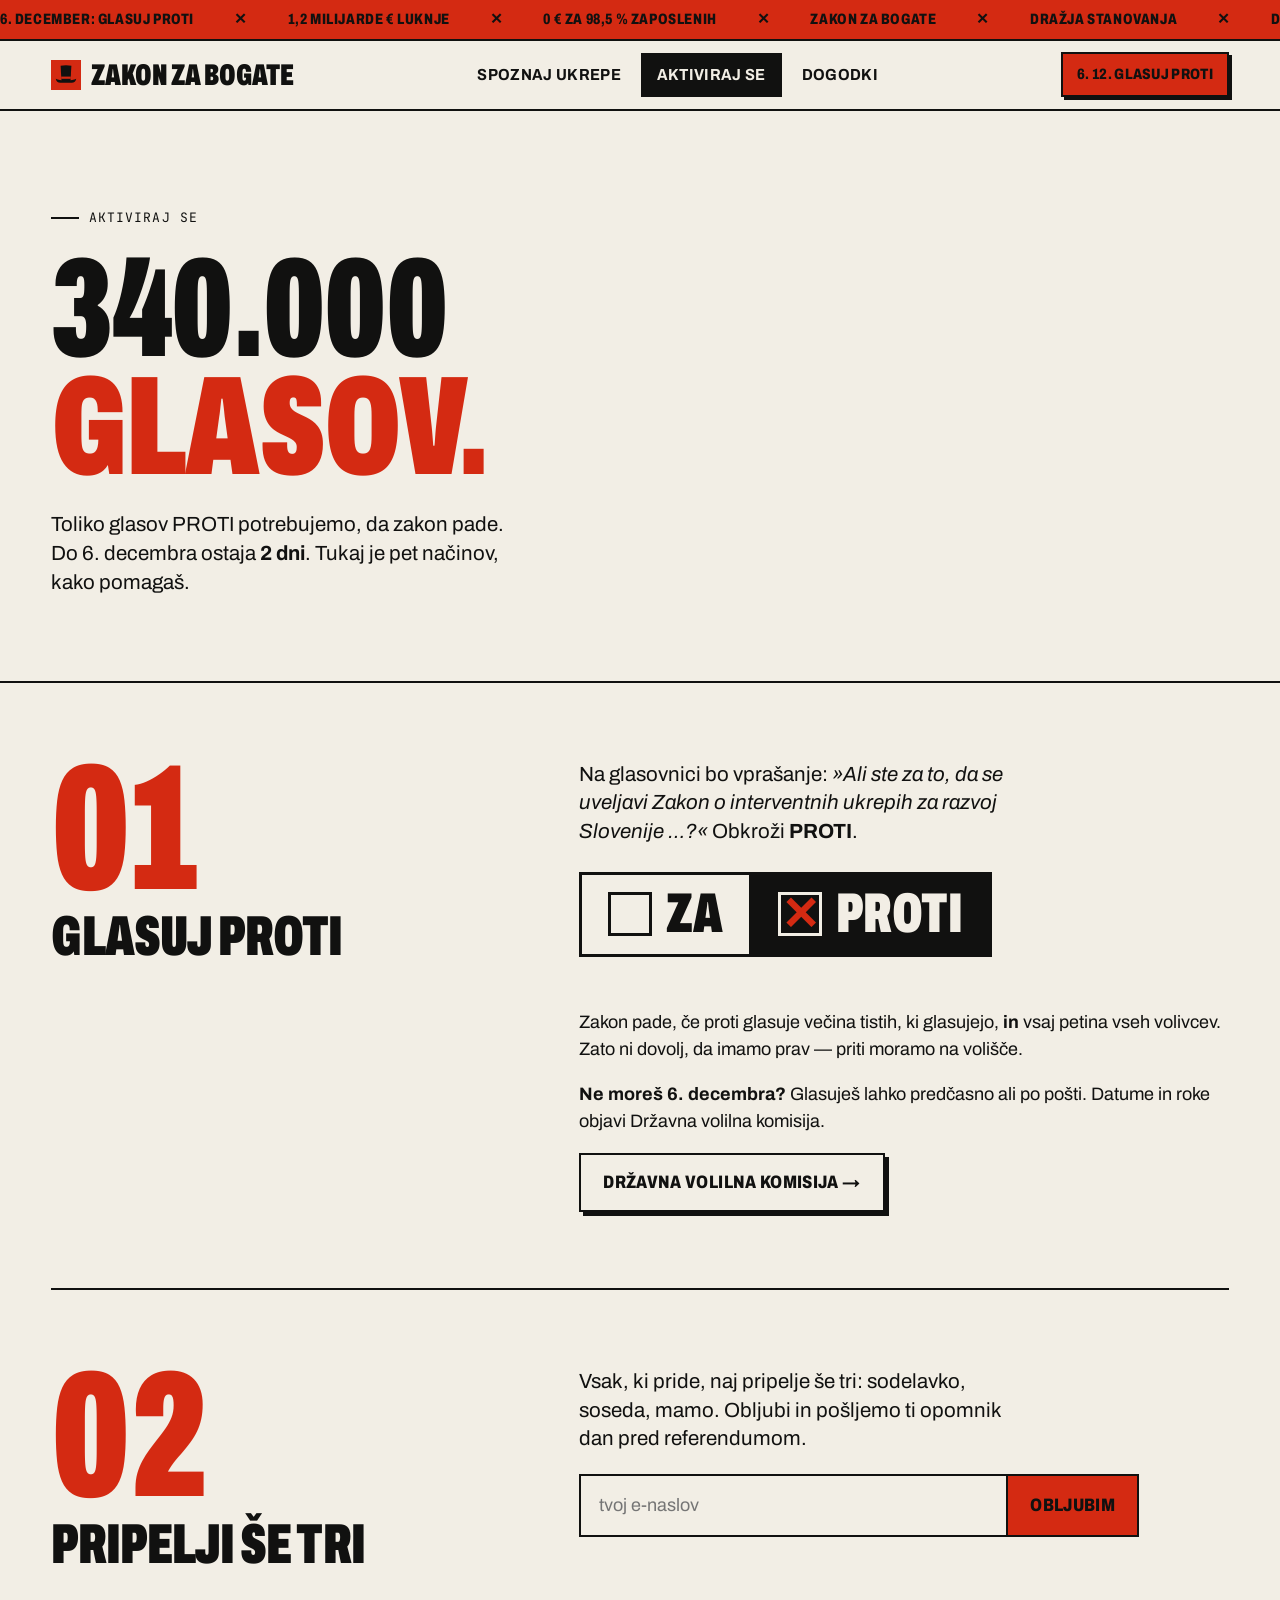
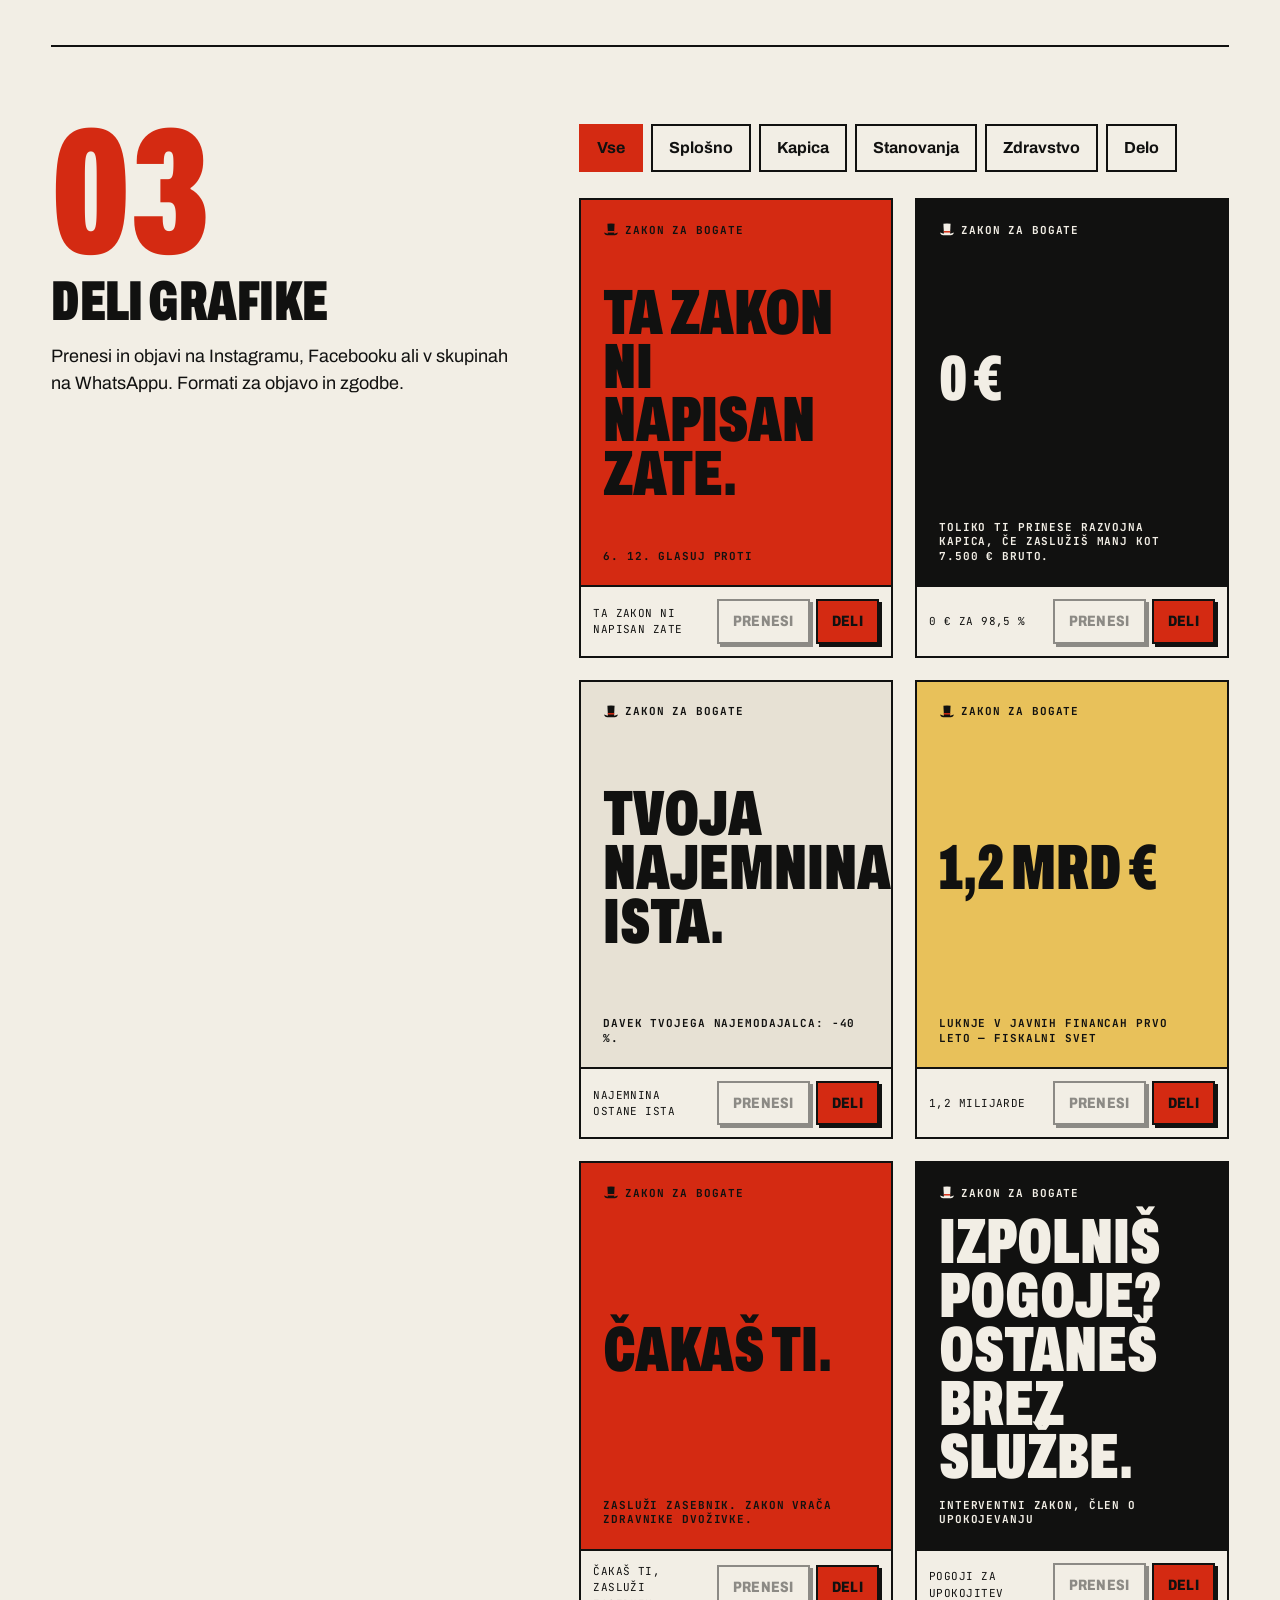
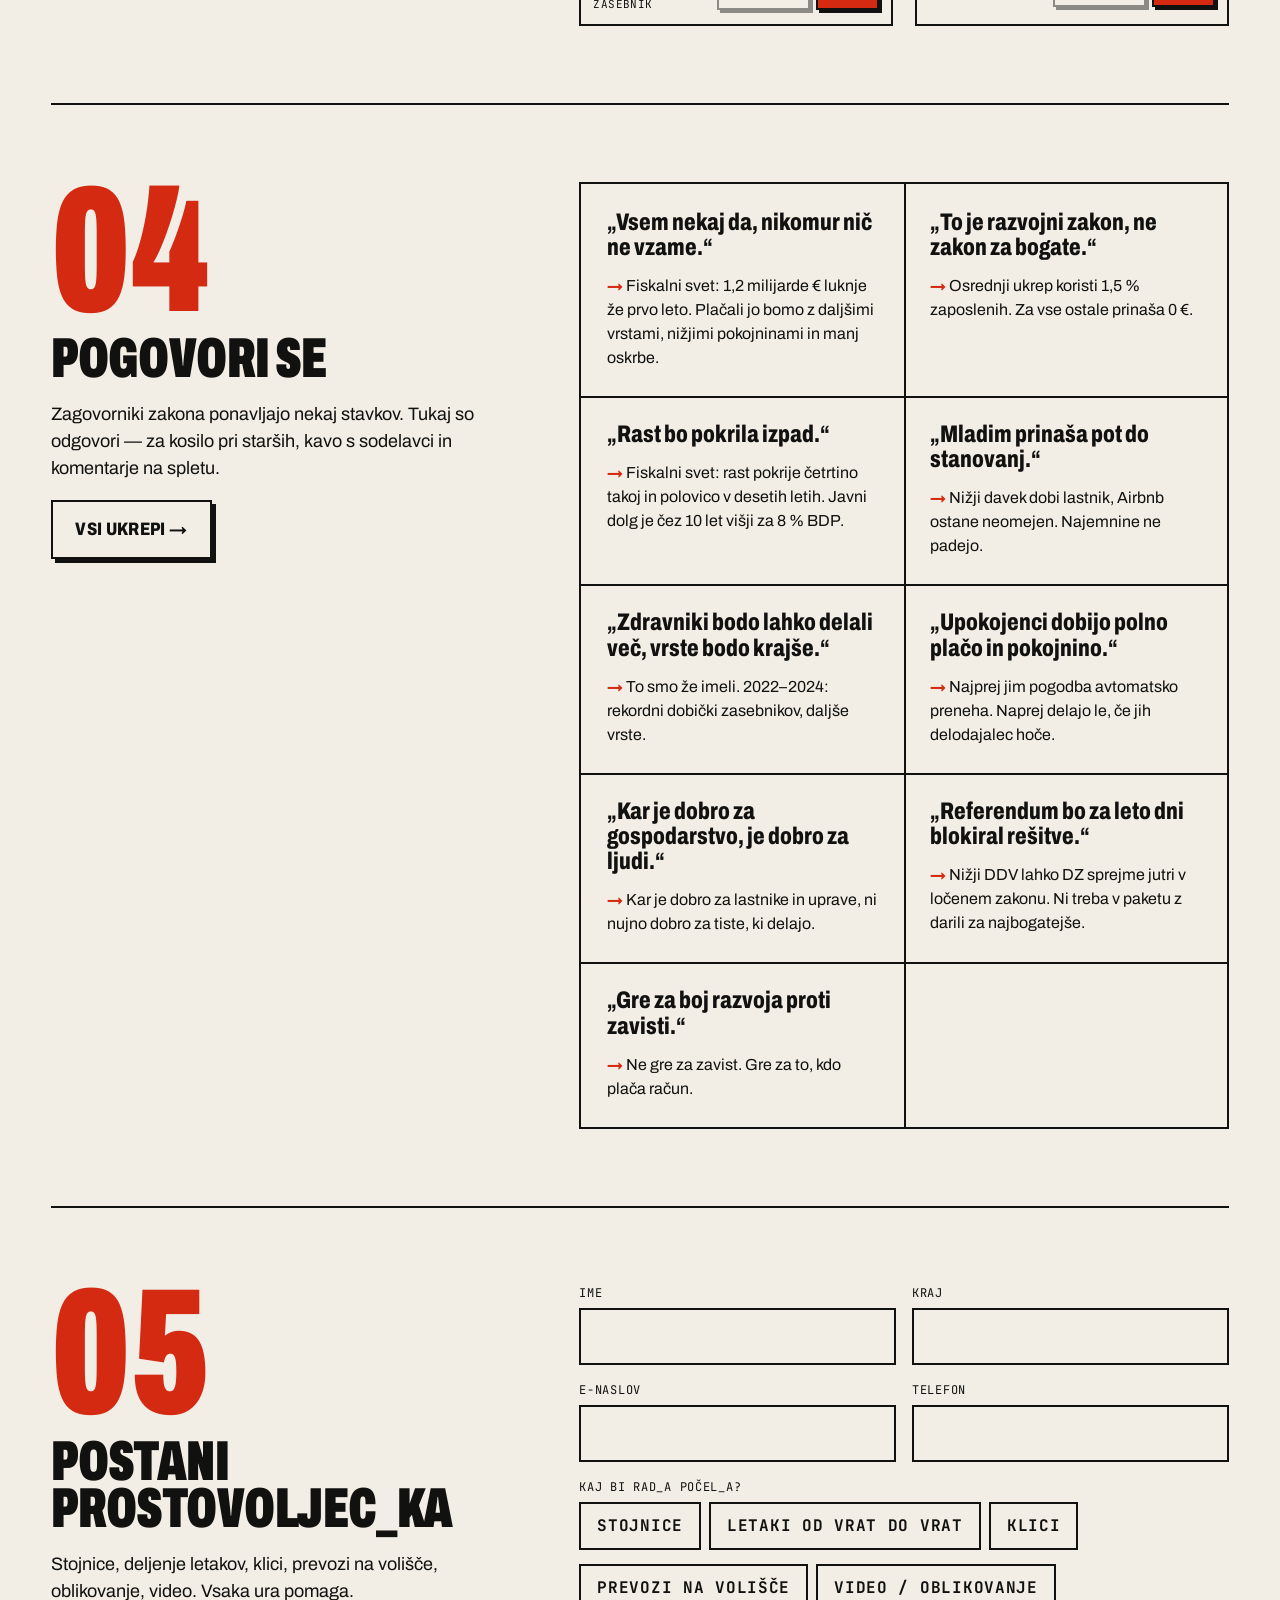
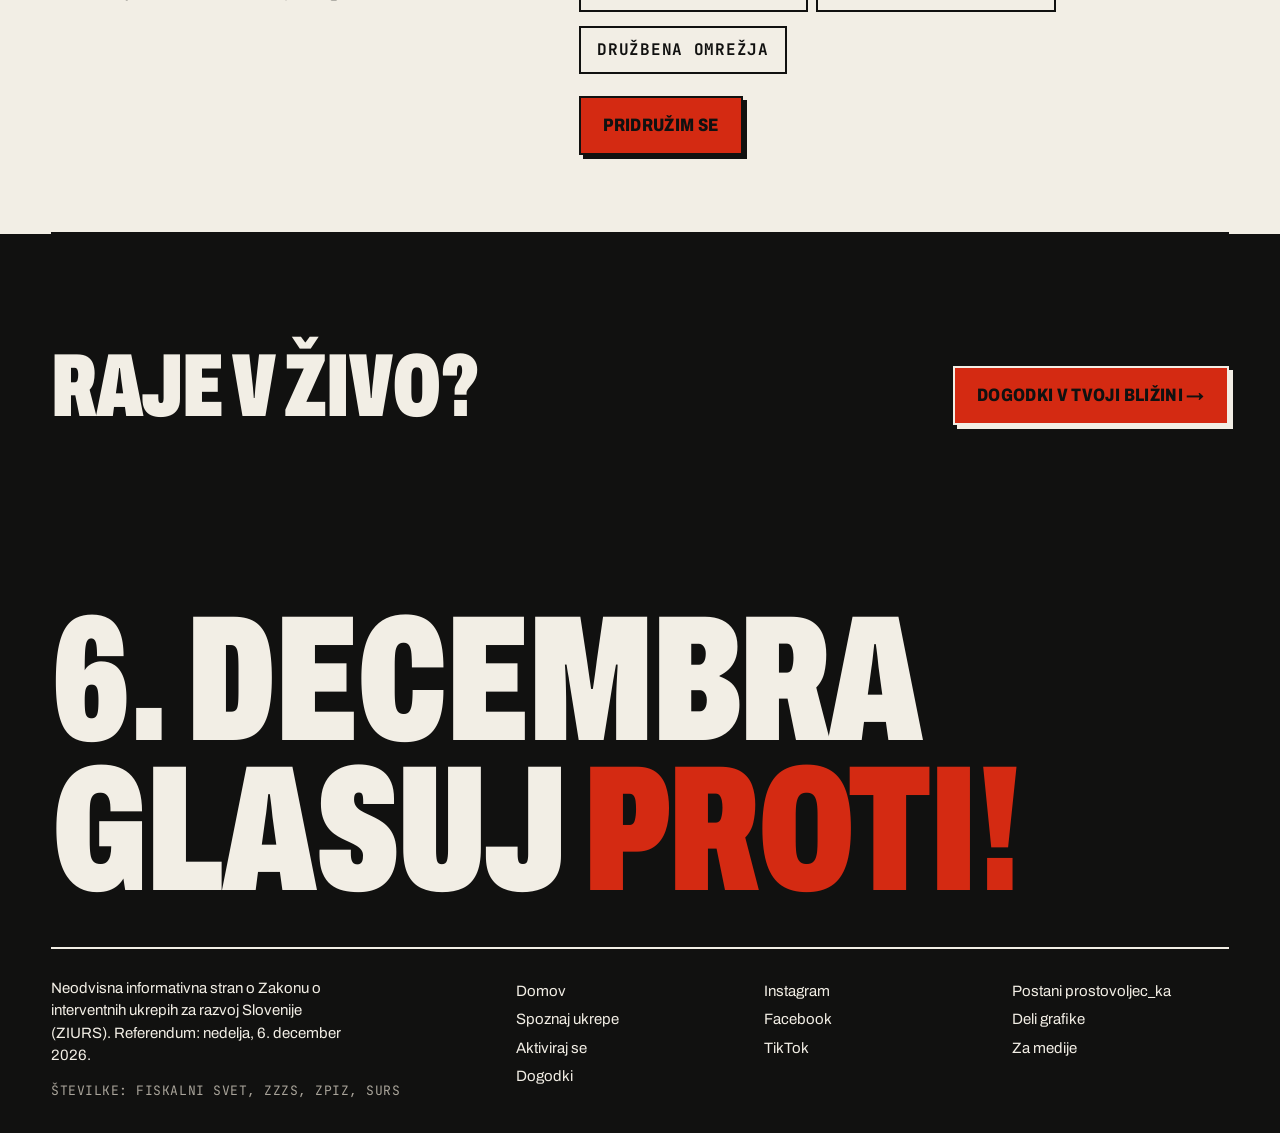
<file: site/aktiviraj.html>
<!doctype html>
<html lang="sl">
<head>
  <meta charset="utf-8">
  <meta name="viewport" content="width=device-width, initial-scale=1">
  <title>Aktiviraj se — Zakon za bogate</title>
  <meta name="description" content="Kako lahko pomagaš ustaviti zakon za bogate na referendumu 6. decembra.">
  <link rel="preconnect" href="https://fonts.googleapis.com">
  <link rel="preconnect" href="https://fonts.gstatic.com" crossorigin>
  <link href="https://fonts.googleapis.com/css2?family=Archivo:wdth,wght@62..125,400..900&family=JetBrains+Mono:wght@500;700&display=swap" rel="stylesheet">
  <link rel="icon" href="assets/favicon.svg" type="image/svg+xml">
  <link rel="stylesheet" href="assets/styles.css">
</head>
<body data-page="aktiviraj">
  <div id="header"></div>

  <section class="page-hero">
    <div class="wrap">
      <span class="eyebrow">Aktiviraj se</span>
      <h1 class="d d-xl">340.000<br><span class="red">glasov.</span></h1>
      <p class="lead">Toliko glasov PROTI potrebujemo, da zakon pade. Do 6. decembra ostaja <b><span data-countdown>42</span> dni</b>. Tukaj je pet načinov, kako pomagaš.</p>
    </div>
  </section>

  <div class="wrap steps">

    <section class="step" id="glasuj">
      <div><span class="step__n">01</span><h2 class="d d-m">Glasuj proti</h2></div>
      <div>
        <p class="lead" style="margin-top:0">Na glasovnici bo vprašanje: <i>»Ali ste za to, da se uveljavi Zakon o interventnih ukrepih za razvoj Slovenije …?«</i> Obkroži <b>PROTI</b>.</p>
        <div class="vote-box" aria-label="Obkroži PROTI">
          <div><span class="x"></span>Za</div>
          <div class="on"><span class="x">✕</span>Proti</div>
        </div>
        <p>Zakon pade, če proti glasuje večina tistih, ki glasujejo, <b>in</b> vsaj petina vseh volivcev. Zato ni dovolj, da imamo prav — priti moramo na volišče.</p>
        <p><b>Ne moreš 6. decembra?</b> Glasuješ lahko predčasno ali po pošti. Datume in roke objavi Državna volilna komisija.</p>
        <a class="btn btn--paper" href="https://www.dvk-rs.si" target="_blank" rel="noopener">Državna volilna komisija →</a>
      </div>
    </section>

    <section class="step" id="pripelji">
      <div><span class="step__n">02</span><h2 class="d d-m">Pripelji še tri</h2></div>
      <div>
        <p class="lead" style="margin-top:0">Vsak, ki pride, naj pripelje še tri: sodelavko, soseda, mamo. Obljubi in pošljemo ti opomnik dan pred referendumom.</p>
        <form class="pledge" data-proto="Hvala! (Prototip — obrazec še ni povezan.)">
          <input type="email" placeholder="tvoj e-naslov" aria-label="E-naslov" required>
          <button class="btn btn--red" type="submit">Obljubim</button>
        </form>
      </div>
    </section>

    <section class="step" id="grafike">
      <div><span class="step__n">03</span><h2 class="d d-m">Deli grafike</h2>
        <p>Prenesi in objavi na Instagramu, Facebooku ali v skupinah na WhatsAppu. Formati za objavo in zgodbe.</p></div>
      <div>
        <div class="gallery-filter chips" id="galleryFilter"></div>
        <div class="gallery" id="gallery"></div>
      </div>
    </section>

    <section class="step" id="pogovori">
      <div><span class="step__n">04</span><h2 class="d d-m">Pogovori se</h2>
        <p>Zagovorniki zakona ponavljajo nekaj stavkov. Tukaj so odgovori — za kosilo pri starših, kavo s sodelavci in komentarje na spletu.</p>
        <a class="btn btn--paper" href="ukrepi.html">Vsi ukrepi →</a></div>
      <div><div class="args" id="args"></div></div>
    </section>

    <section class="step" id="prostovoljci">
      <div><span class="step__n">05</span><h2 class="d d-m">Postani prostovoljec_ka</h2>
        <p>Stojnice, deljenje letakov, klici, prevozi na volišče, oblikovanje, video. Vsaka ura pomaga.</p></div>
      <div>
        <form class="form-grid" data-proto="Hvala! Oglasimo se kmalu. (Prototip — obrazec še ni povezan.)">
          <div><label for="ime">Ime</label><input id="ime" required></div>
          <div><label for="kraj">Kraj</label><input id="kraj"></div>
          <div><label for="mail">E-naslov</label><input id="mail" type="email" required></div>
          <div><label for="tel">Telefon</label><input id="tel" type="tel"></div>
          <div class="full"><label>Kaj bi rad_a počel_a?</label>
            <div class="chips">
              <label class="chip"><input type="checkbox"><span>Stojnice</span></label>
              <label class="chip"><input type="checkbox"><span>Letaki od vrat do vrat</span></label>
              <label class="chip"><input type="checkbox"><span>Klici</span></label>
              <label class="chip"><input type="checkbox"><span>Prevozi na volišče</span></label>
              <label class="chip"><input type="checkbox"><span>Video / oblikovanje</span></label>
              <label class="chip"><input type="checkbox"><span>Družbena omrežja</span></label>
            </div></div>
          <div class="full"><button class="btn btn--red" type="submit">Pridružim se</button></div>
        </form>
      </div>
    </section>

  </div>

  <section class="section section--ink on-dark">
    <div class="wrap" style="display:flex;justify-content:space-between;align-items:end;gap:32px;flex-wrap:wrap">
      <h2 class="d d-l">Raje v živo?</h2>
      <a class="btn btn--red" href="dogodki.html">Dogodki v tvoji bližini →</a>
    </div>
  </section>

  <div id="footer"></div>
  <script src="assets/data.js"></script>
  <script src="assets/app.js"></script>
</body>
</html>
</file>
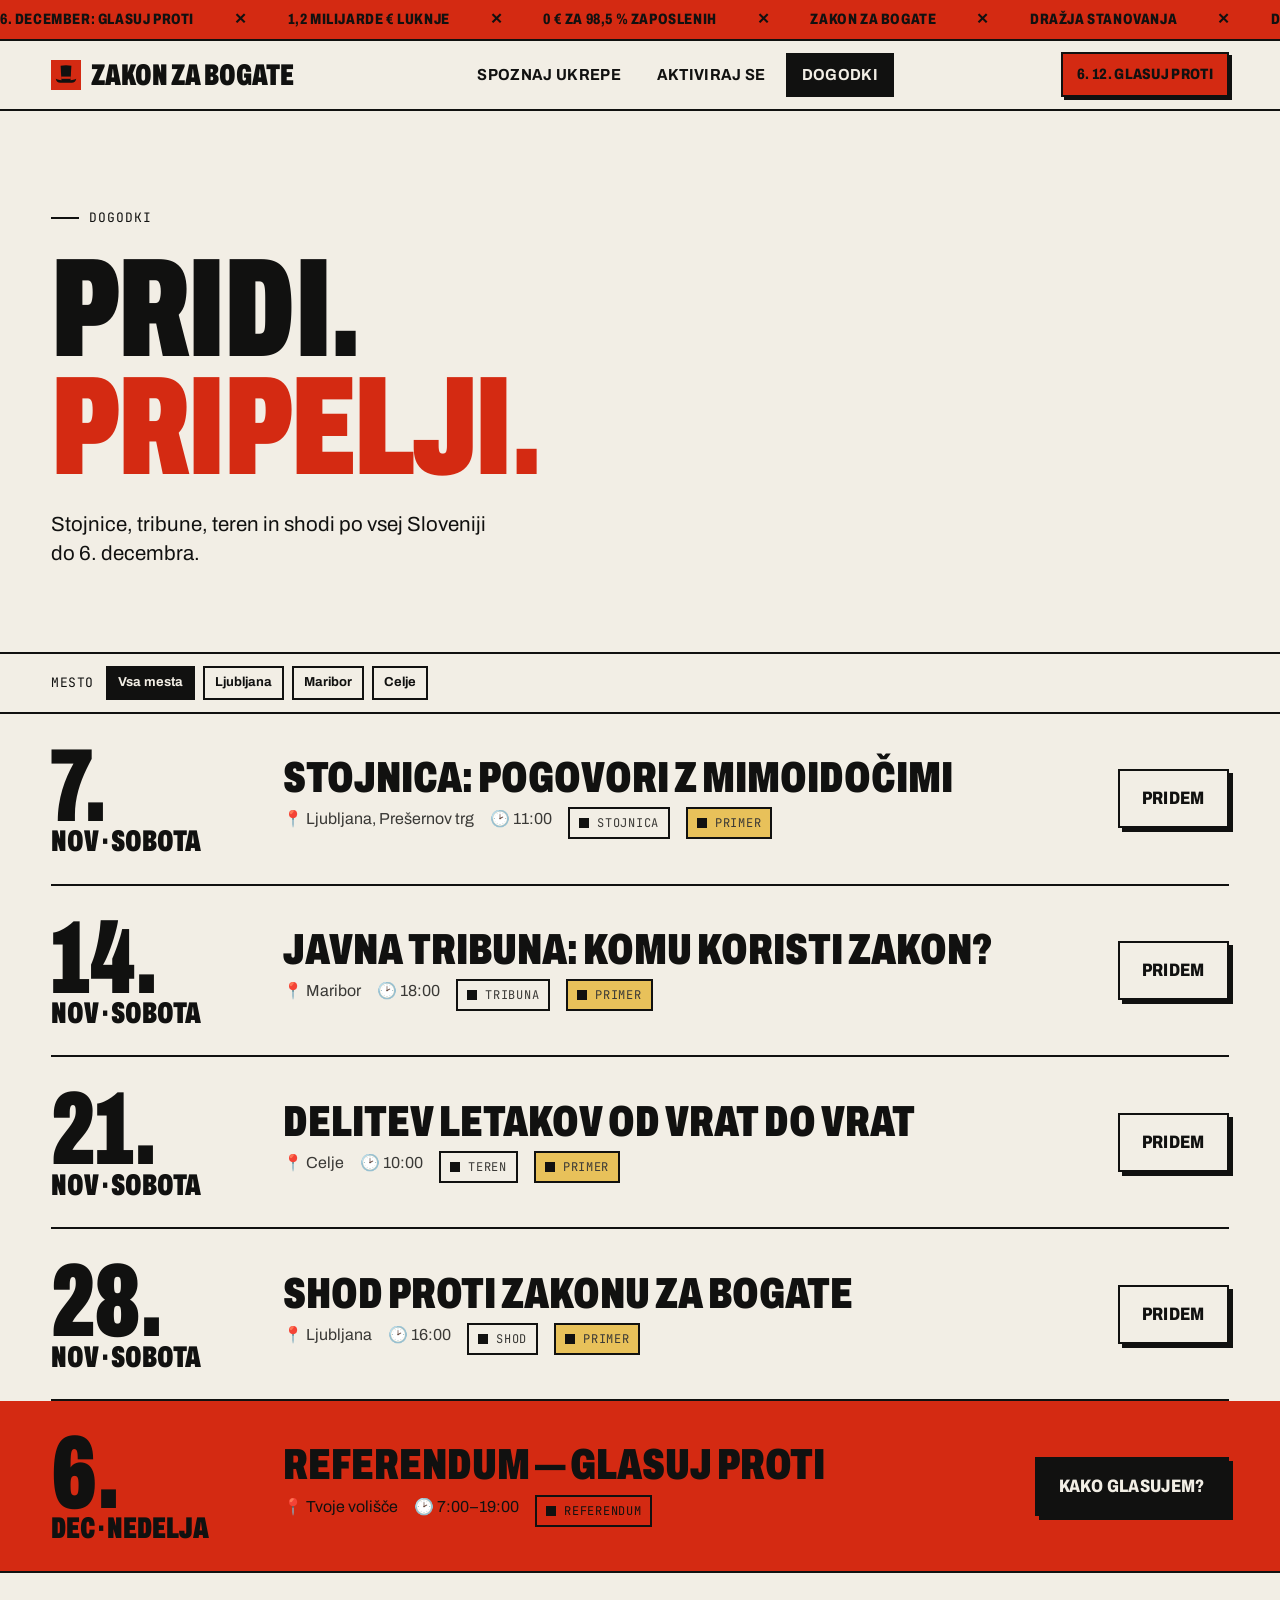
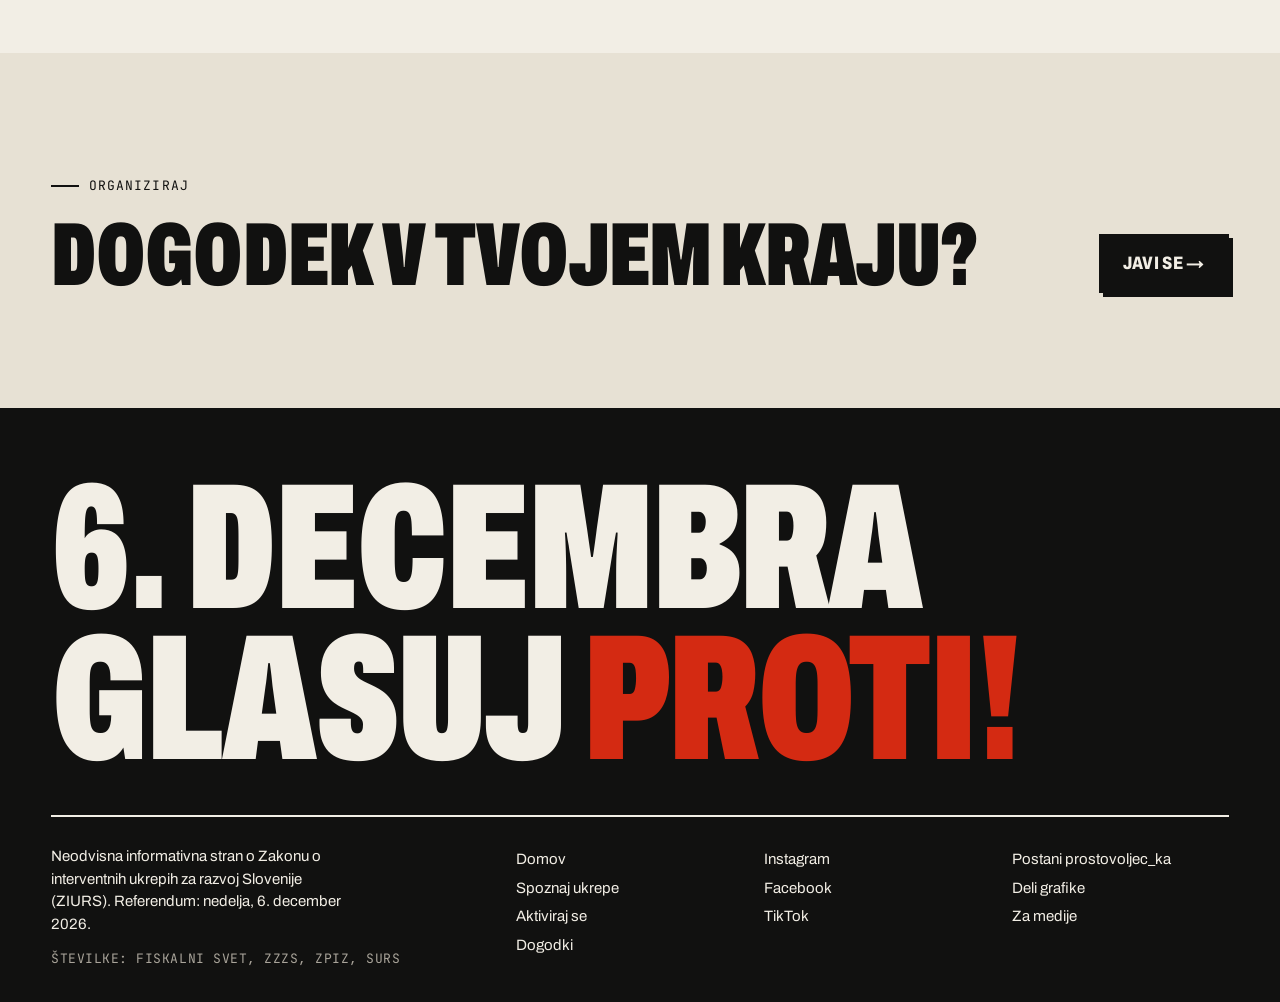
<file: site/dogodki.html>
<!doctype html>
<html lang="sl">
<head>
  <meta charset="utf-8">
  <meta name="viewport" content="width=device-width, initial-scale=1">
  <title>Dogodki — Zakon za bogate</title>
  <meta name="description" content="Stojnice, tribune in shodi proti zakonu za bogate pred referendumom 6. decembra.">
  <link rel="preconnect" href="https://fonts.googleapis.com">
  <link rel="preconnect" href="https://fonts.gstatic.com" crossorigin>
  <link href="https://fonts.googleapis.com/css2?family=Archivo:wdth,wght@62..125,400..900&family=JetBrains+Mono:wght@500;700&display=swap" rel="stylesheet">
  <link rel="icon" href="assets/favicon.svg" type="image/svg+xml">
  <link rel="stylesheet" href="assets/styles.css">
</head>
<body data-page="dogodki">
  <div id="header"></div>

  <section class="page-hero">
    <div class="wrap">
      <span class="eyebrow">Dogodki</span>
      <h1 class="d d-xl">Pridi.<br><span class="red">Pripelji.</span></h1>
      <p class="lead">Stojnice, tribune, teren in shodi po vsej Sloveniji do 6. decembra.</p>
    </div>
  </section>

  <div class="filters">
    <div class="wrap"><span class="mono">Mesto</span><div class="chips" id="cityFilter"></div></div>
  </div>

  <section class="wrap" style="padding-top:0;padding-bottom:80px">
    <div class="events" id="events" style="border-top:0"></div>
  </section>

  <section class="section section--paper2">
    <div class="wrap" style="display:flex;justify-content:space-between;align-items:end;gap:32px;flex-wrap:wrap">
      <div><span class="eyebrow">Organiziraj</span><h2 class="d d-l">Dogodek v tvojem kraju?</h2></div>
      <a class="btn" href="aktiviraj.html#prostovoljci">Javi se →</a>
    </div>
  </section>

  <div id="footer"></div>
  <script src="assets/data.js"></script>
  <script src="assets/app.js"></script>
</body>
</html>
</file>
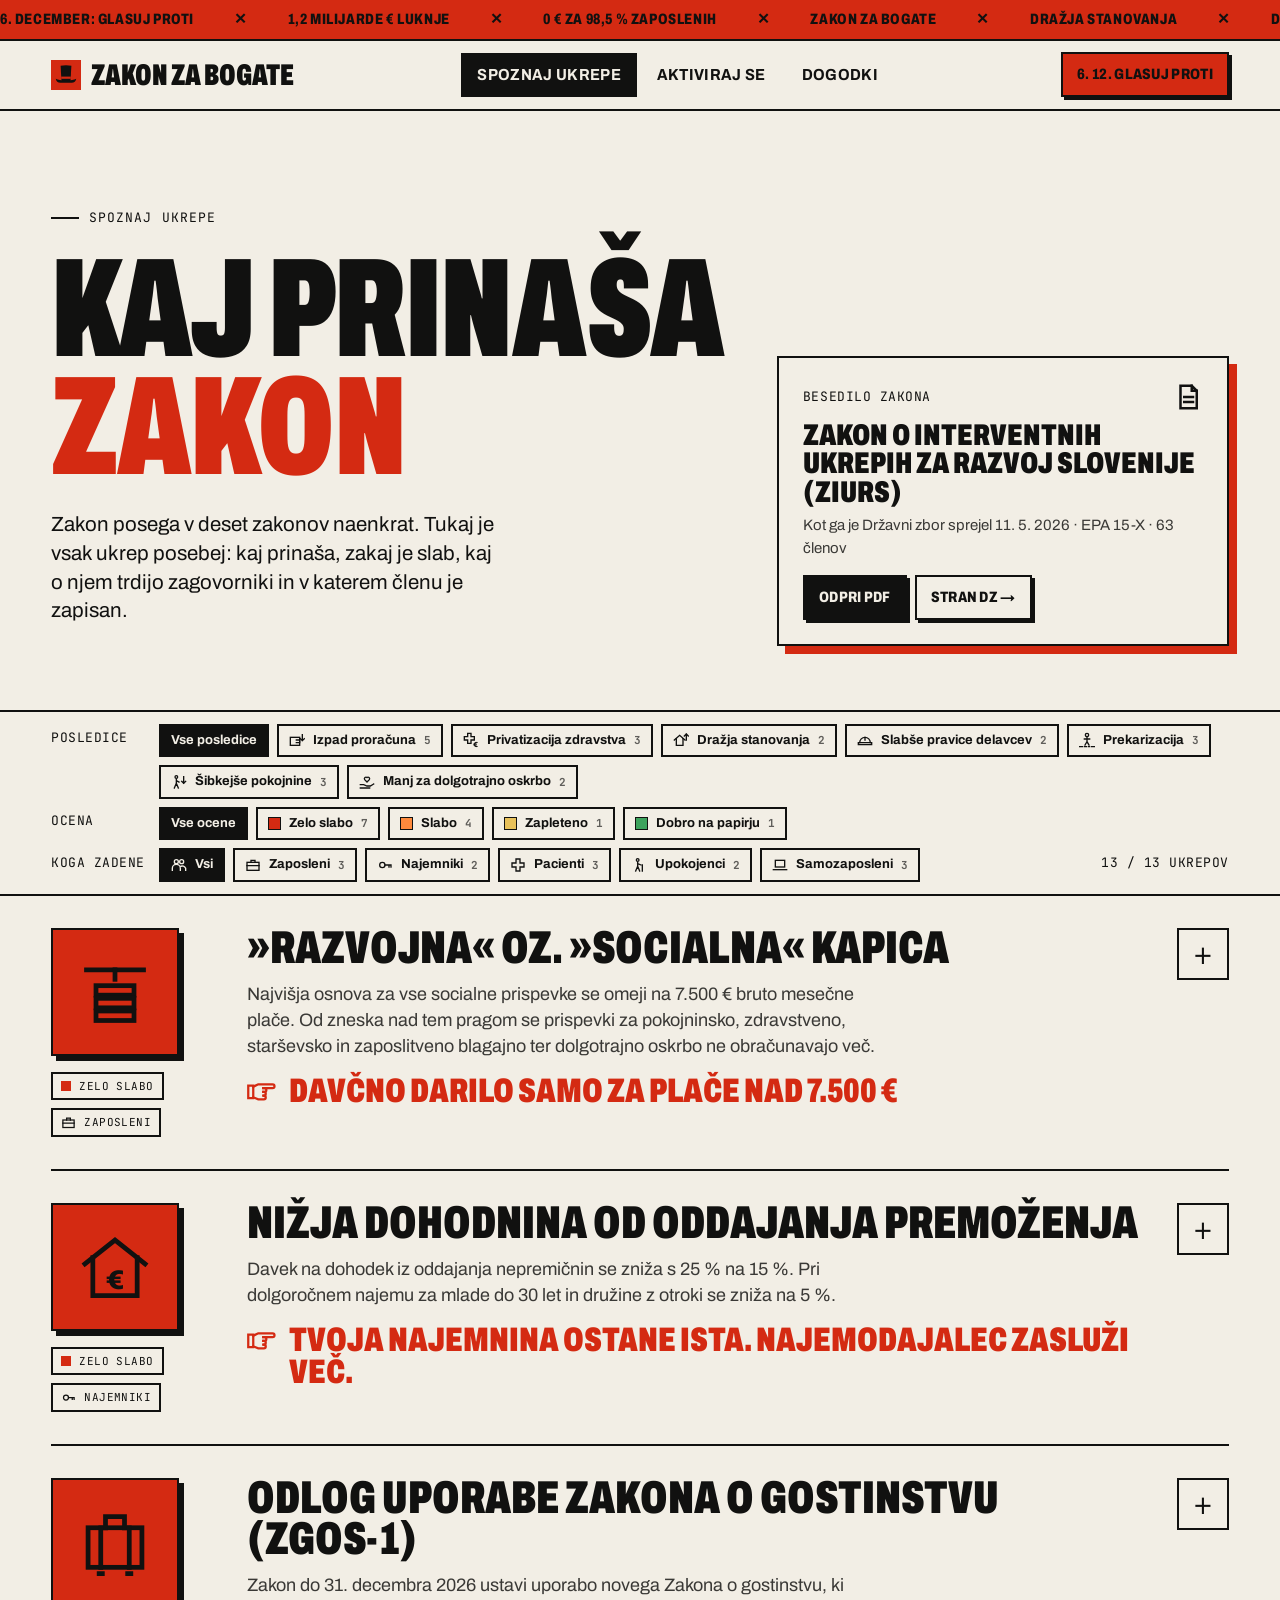
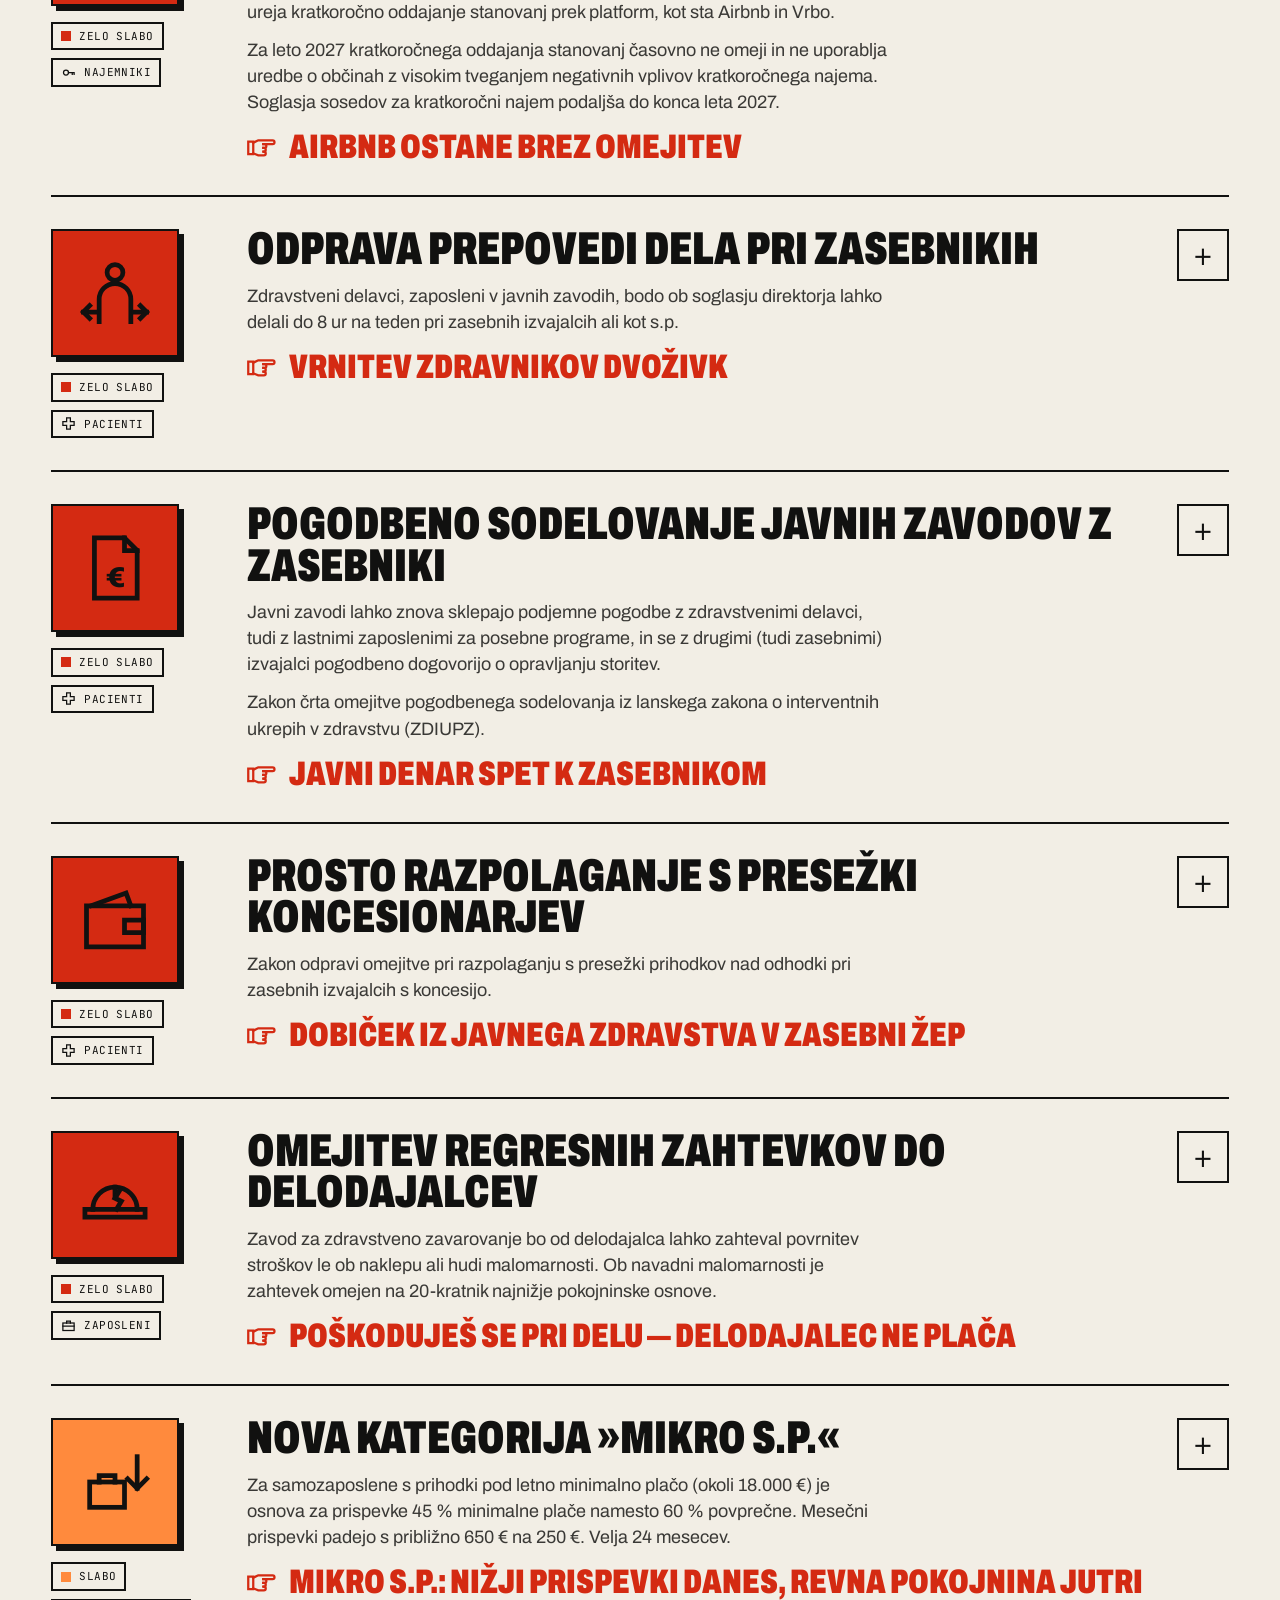
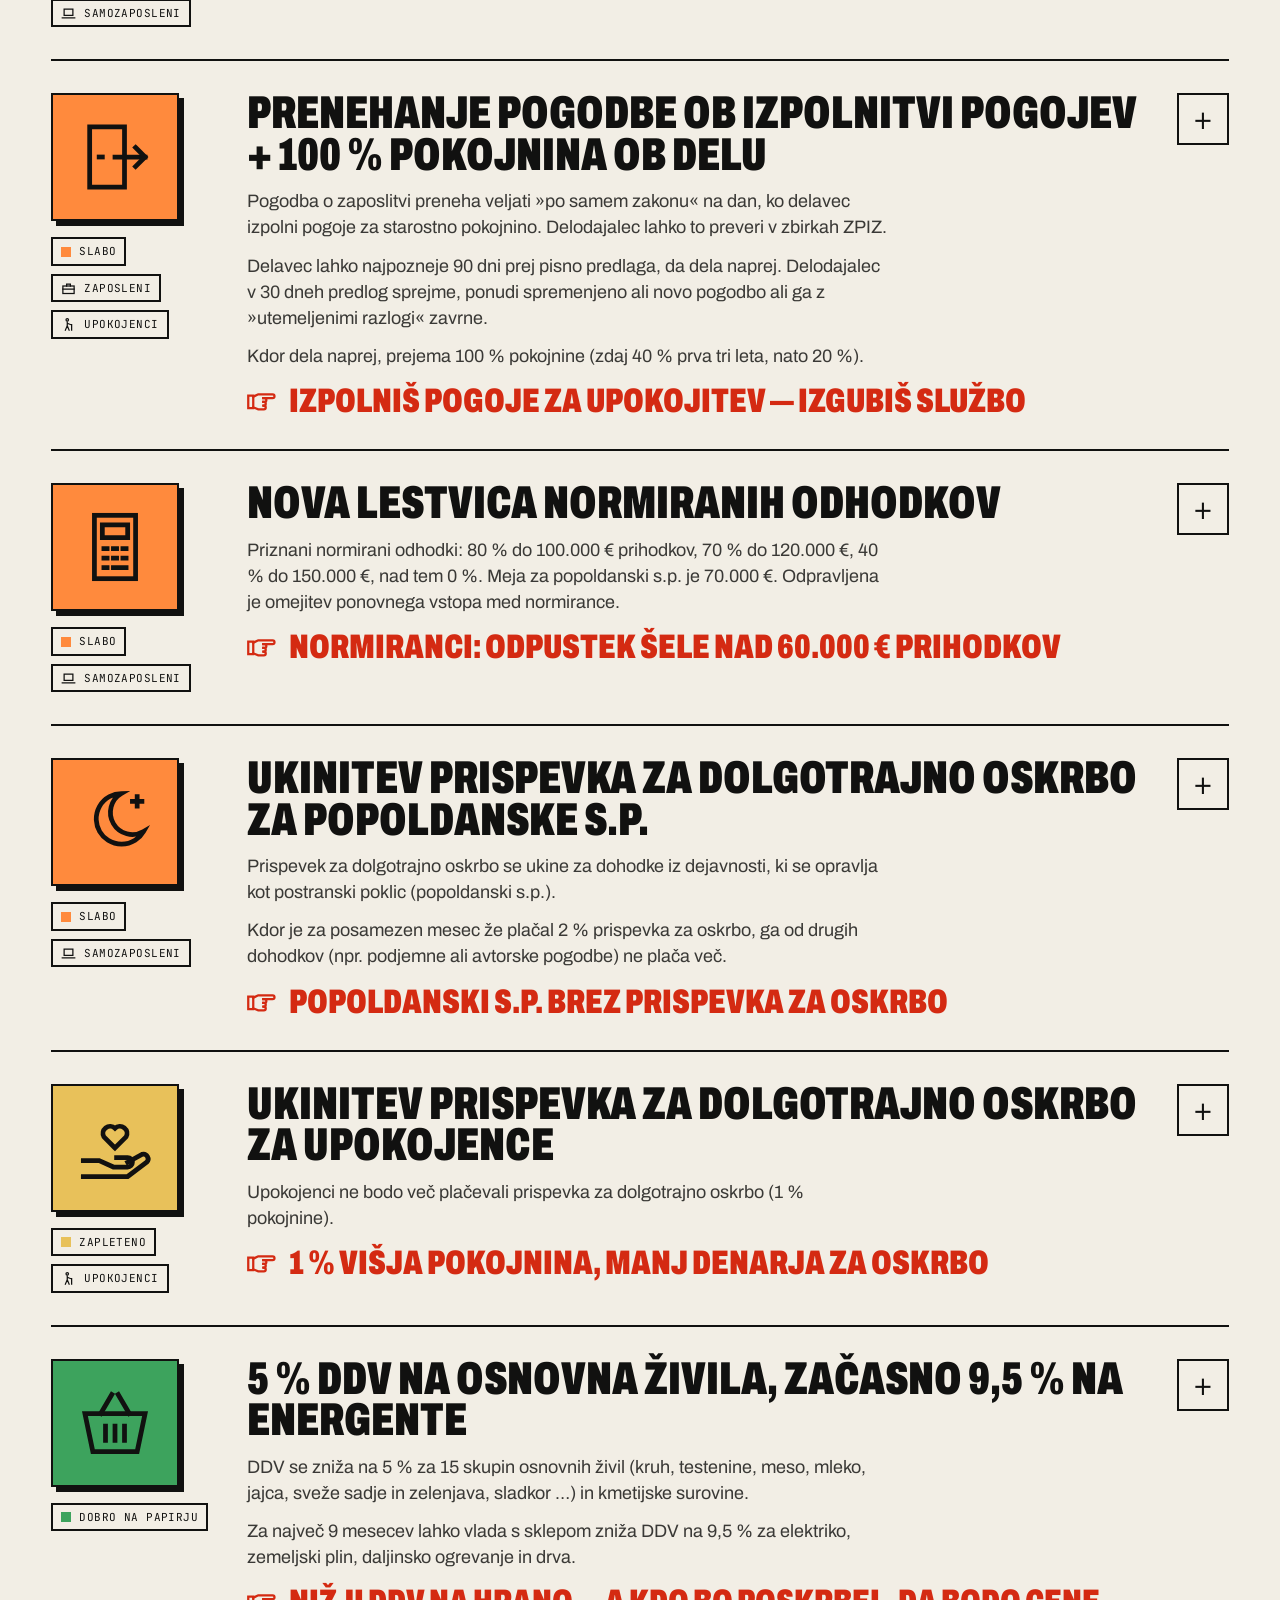
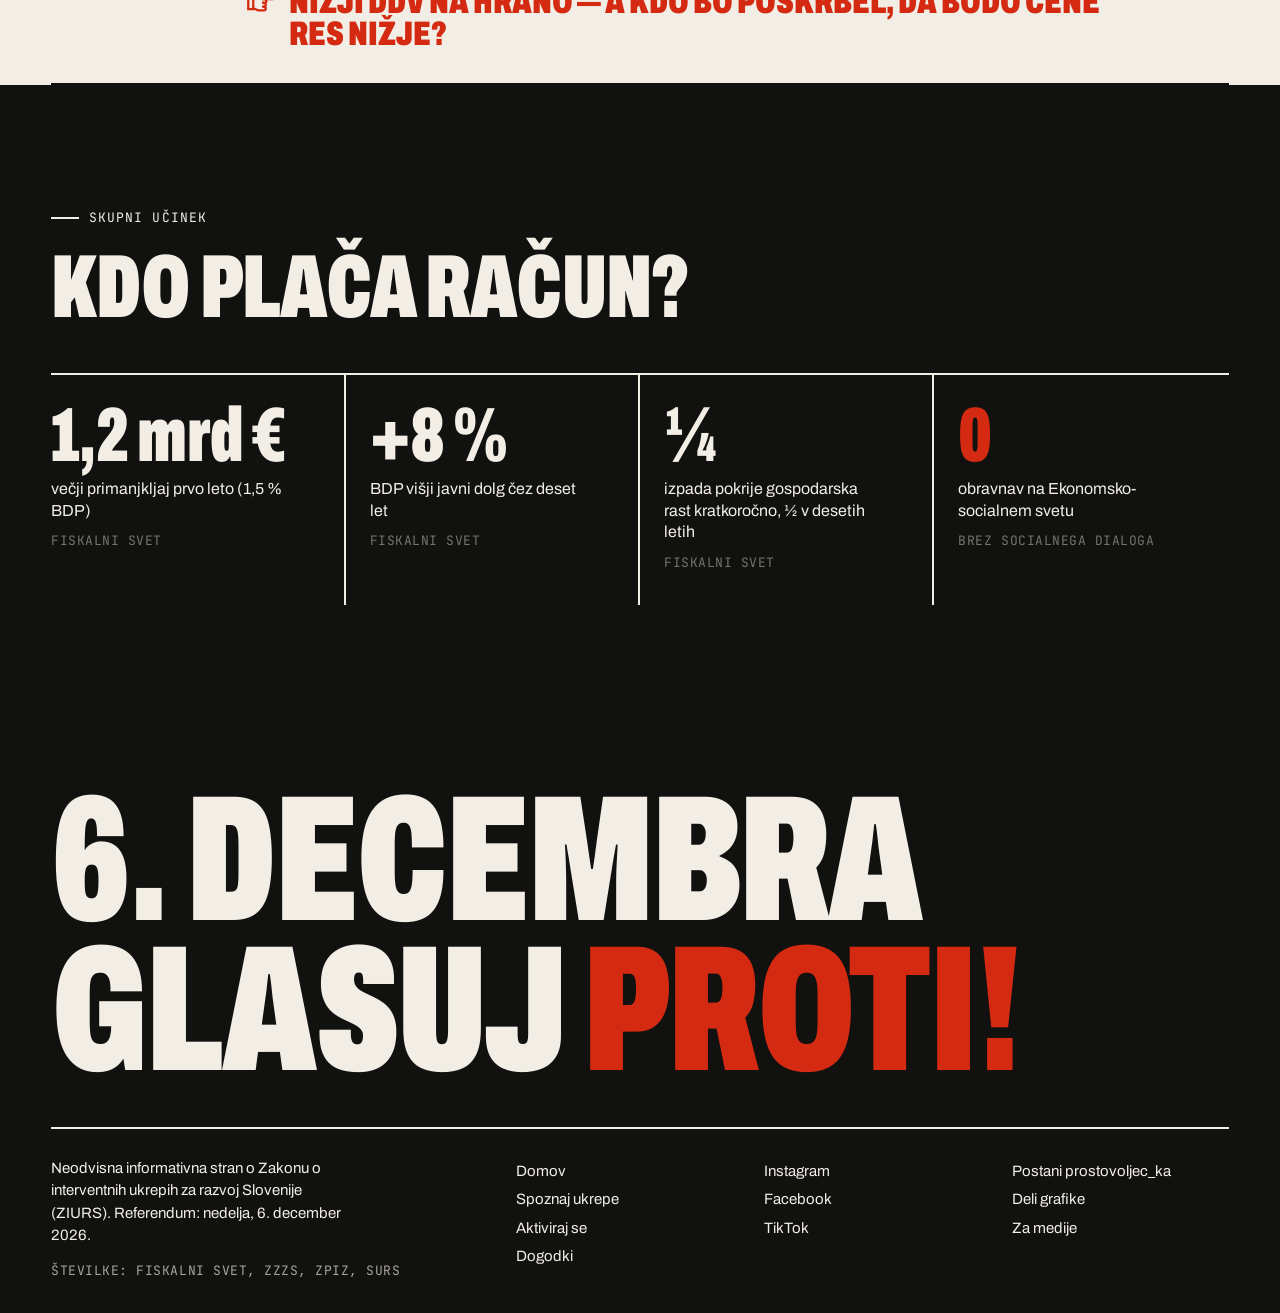
<file: site/ukrepi.html>
<!doctype html>
<html lang="sl">
<head>
  <meta charset="utf-8">
  <meta name="viewport" content="width=device-width, initial-scale=1">
  <title>Spoznaj ukrepe — Zakon za bogate</title>
  <meta name="description" content="Vseh 13 ukrepov interventnega zakona: kaj prinašajo, zakaj so slabi in kaj o njih trdi druga stran.">
  <link rel="preconnect" href="https://fonts.googleapis.com">
  <link rel="preconnect" href="https://fonts.gstatic.com" crossorigin>
  <link href="https://fonts.googleapis.com/css2?family=Archivo:wdth,wght@62..125,400..900&family=JetBrains+Mono:wght@500;700&display=swap" rel="stylesheet">
  <link rel="icon" href="assets/favicon.svg" type="image/svg+xml">
  <link rel="stylesheet" href="assets/styles.css">
</head>
<body data-page="ukrepi">
  <div id="header"></div>

  <section class="page-hero">
    <div class="wrap page-hero__grid">
      <div>
        <span class="eyebrow">Spoznaj ukrepe</span>
        <h1 class="d d-xl">Kaj prinaša<br><span class="red">zakon</span></h1>
        <p class="lead">Zakon posega v deset zakonov naenkrat. Tukaj je vsak ukrep posebej: kaj prinaša, zakaj je slab, kaj o njem trdijo zagovorniki in v katerem členu je zapisan.</p>
      </div>
      <aside class="lawbox" id="lawbox"></aside>
    </div>
  </section>

  <div class="filters">
    <div class="wrap filters__row">
      <span class="mono filters__lbl">Posledice</span>
      <div class="chips" id="fPos"></div>
    </div>
    <div class="wrap filters__row">
      <span class="mono filters__lbl">Ocena</span>
      <div class="chips" id="fKat"></div>
    </div>
    <div class="wrap filters__row">
      <span class="mono filters__lbl">Koga zadene</span>
      <div class="chips" id="fSk"></div>
      <span class="filters__end">
        <button class="filters__reset hidden" id="fReset" type="button">Počisti filtre</button>
        <span class="mono" id="fCount"></span>
      </span>
    </div>
  </div>

  <section class="wrap measures" id="measures"></section>
  <div class="wrap hidden" id="measuresEmpty">
    <div class="measures__empty">
      <p class="d d-s">Noben ukrep ne ustreza izbranim filtrom.</p>
      <p>Poskusi z drugačno kombinacijo ali počisti filtre.</p>
      <button class="btn btn--sm" type="button" id="fReset2">Počisti filtre</button>
    </div>
  </div>

  <section class="section section--ink on-dark">
    <div class="wrap">
      <span class="eyebrow">Skupni učinek</span>
      <h2 class="d d-l" style="margin-bottom:48px">Kdo plača račun?</h2>
      <div class="stats" style="border-color:var(--paper)">
        <div class="stat"><span class="stat__num">1,2 mrd €</span><span class="stat__lbl">večji primanjkljaj prvo leto (1,5 % BDP)</span><span class="stat__src mono">Fiskalni svet</span></div>
        <div class="stat"><span class="stat__num">+8 %</span><span class="stat__lbl">BDP višji javni dolg čez deset let</span><span class="stat__src mono">Fiskalni svet</span></div>
        <div class="stat"><span class="stat__num">¼</span><span class="stat__lbl">izpada pokrije gospodarska rast kratkoročno, ½ v desetih letih</span><span class="stat__src mono">Fiskalni svet</span></div>
        <div class="stat"><span class="stat__num red">0</span><span class="stat__lbl">obravnav na Ekonomsko-socialnem svetu</span><span class="stat__src mono">brez socialnega dialoga</span></div>
      </div>
    </div>
  </section>

  <div id="footer"></div>
  <script src="assets/data.js"></script>
  <script src="assets/icons.js"></script>
  <script src="assets/app.js"></script>
</body>
</html>
</file>
<file: assets/styles.css>
/* ============================================================
   ZAKON ZA BOGATE — oblikovni sistem
   ============================================================ */

:root {
  /* podoba 2 (design.md): rdeča ustavlja, modra obvešča */
  --paper: #F5F1E9;
  --paper-2: #EBE4D6;
  --ink: #1C1B19;
  --ink-2: #3A3936;
  --muted: #6E6A62;
  --red: #F32B00;      /* naslovi, ploskve, gumbi */
  --red-ink: #C42300;  /* drobno rdeče besedilo (kontrast 5,2 : 1) */
  --blue: #043ED4;     /* informacija, modre sekcije */
  --white: #FFFFFF;
  --gold: #F2C14E;     /* le ocena »zapleteno« */
  --line: rgba(28, 27, 25, .16);
  --on-blue-2: rgba(255, 255, 255, .82);
  --on-blue-3: rgba(255, 255, 255, .7);

  --display: "Archivo", "Arial Narrow", sans-serif;  /* naslovi: širina 62 %, teža 900 */
  --body: "Poppins", system-ui, sans-serif;
  --mono: "Poppins", system-ui, sans-serif;  /* oznake: Poppins 600, velike črke */

  --gutter: clamp(16px, 4vw, 56px);
  --max: 1440px;
  --radius: 0px;
}

* { box-sizing: border-box; }
html { scroll-behavior: smooth; font-synthesis: none; }
body {
  margin: 0;
  background: var(--paper);
  color: var(--ink);
  font-family: var(--body);
  font-size: 18px;
  line-height: 1.5;
  -webkit-font-smoothing: antialiased;
  overflow-x: hidden;
}
img { max-width: 100%; display: block; }
a { color: inherit; }
button, input, select, textarea { font: inherit; color: inherit; }
::selection { background: var(--red); color: var(--paper); }

.wrap { max-width: var(--max); margin: 0 auto; padding: 0 var(--gutter); }

/* ---------- tipografija ---------- */
.d {
  font-family: var(--display);
  font-stretch: 62%;
  font-weight: 900;
  text-transform: uppercase;
  line-height: .84;
  letter-spacing: -.01em;
  margin: 0;
}
.d-xxl { font-size: clamp(72px, 17vw, 300px); }
.d-xl  { font-size: clamp(56px, 11vw, 190px); }
.d-l   { font-size: clamp(44px, 7vw, 120px); }
.d-m   { font-size: clamp(34px, 4.4vw, 72px); }
.d-s   { font-size: clamp(26px, 2.6vw, 40px); line-height: .92; }
.lead  { font-size: clamp(19px, 1.6vw, 24px); line-height: 1.4; max-width: 38ch; }
.mono  { font-family: var(--mono); font-size: 13px; letter-spacing: .04em; text-transform: uppercase; }
.red   { color: var(--red); }
.strike {
  position: relative; display: inline-block; color: var(--muted);
}
.strike::after {
  content: ""; position: absolute; left: -2%; right: -2%; top: 52%;
  height: .09em; background: var(--red); transform: rotate(-3deg);
}

/* ---------- ticker ---------- */
.ticker {
  background: var(--red); color: var(--ink);
  overflow: hidden; white-space: nowrap;
  border-bottom: 2px solid var(--ink);
}
.ticker__track {
  display: inline-flex; gap: 2.5rem; padding: 8px 0;
  animation: tick 38s linear infinite;
  font-family: var(--display); font-stretch: 75%; font-weight: 800;
  text-transform: uppercase; font-size: 15px; letter-spacing: .04em;
}
.ticker__track span::after { content: "✕"; margin-left: 2.5rem; }
@keyframes tick { to { transform: translateX(-50%); } }

/* ---------- header ---------- */
.header {
  position: sticky; top: 0; z-index: 50;
  background: var(--paper);
  border-bottom: 2px solid var(--ink);
}
.header .wrap {
  display: flex; align-items: center; justify-content: space-between;
  gap: 24px; height: 68px;
}
.logo {
  text-decoration: none; display: flex; align-items: center; gap: 10px;
  font-family: var(--display); font-stretch: 62%; font-weight: 900;
  font-size: 30px; text-transform: uppercase; line-height: 1; white-space: nowrap;
}
.logo__mark {
  width: 30px; height: 30px; background: var(--red); color: var(--ink);
  display: grid; place-items: center;
}
.logo__mark svg { width: 24px; height: 24px; display: block; }
.poster__brand { display: flex; align-items: center; gap: 6px; }
.poster__brand svg { width: 16px; height: 16px; }
.nav { display: flex; gap: 4px; }
.nav a {
  text-decoration: none; padding: 8px 14px;
  font-weight: 700; font-size: 16px; font-stretch: 90%;
  text-transform: uppercase; letter-spacing: .02em;
  border: 2px solid transparent;
}
.nav a:hover { border-color: var(--ink); }
.nav a[aria-current="page"] { background: var(--ink); color: var(--paper); }
.header__cta { display: flex; align-items: center; gap: 12px; }
.menu-btn { display: none; background: none; border: 2px solid var(--ink); padding: 6px 10px; font-weight: 800; cursor: pointer; }

/* ---------- gumbi ---------- */
.btn {
  --bg: var(--ink); --fg: var(--paper);
  display: inline-flex; align-items: center; gap: 10px;
  background: var(--bg); color: var(--fg);
  border: 2px solid var(--ink);
  padding: 14px 22px;
  font-family: var(--display); font-weight: 800; font-stretch: 80%;
  font-size: 18px; text-transform: uppercase; letter-spacing: .02em;
  text-decoration: none; cursor: pointer;
  box-shadow: 4px 4px 0 var(--ink);
  transition: transform .12s, box-shadow .12s;
}
.btn:hover { transform: translate(-2px, -2px); box-shadow: 6px 6px 0 var(--ink); }
.btn:active { transform: translate(2px, 2px); box-shadow: 0 0 0 var(--ink); }
.btn--red { --bg: var(--red); --fg: var(--ink); }
.btn--paper { --bg: var(--paper); --fg: var(--ink); }
.btn--sm { padding: 9px 14px; font-size: 15px; box-shadow: 3px 3px 0 var(--ink); }
.btn[disabled] { opacity: .45; cursor: not-allowed; transform: none; }
.on-dark .btn { border-color: var(--paper); box-shadow: 4px 4px 0 var(--paper); }

/* ---------- sekcije ---------- */
.section { padding: clamp(64px, 9vw, 140px) 0; border-bottom: 2px solid var(--ink); }
.section--ink { background: var(--ink); color: var(--paper); }
.section--red { background: var(--red); color: var(--ink); }
.section--paper2 { background: var(--paper-2); }
.eyebrow {
  display: inline-flex; align-items: center; gap: 10px; margin-bottom: 22px;
  font-family: var(--mono); font-size: 13px; letter-spacing: .08em; text-transform: uppercase;
}
.eyebrow::before { content: ""; width: 28px; height: 2px; background: currentColor; }
.section-head { display: flex; justify-content: space-between; align-items: end; gap: 32px; flex-wrap: wrap; margin-bottom: clamp(36px, 5vw, 72px); }

/* ---------- hero ---------- */
.hero { padding: clamp(40px, 6vw, 90px) 0 0; border-bottom: 2px solid var(--ink); overflow: hidden; }
.hero__official {
  font-family: var(--display); font-stretch: 75%; font-weight: 700;
  font-size: clamp(18px, 2.2vw, 30px); text-transform: uppercase; line-height: 1.05;
  max-width: 24ch; margin-bottom: 18px;
}
.hero__title { margin: 0 0 0 -.04em; }
.hero__title .line { display: block; }
.hero__grid {
  display: grid; grid-template-columns: 1.3fr 1fr; gap: 40px;
  align-items: end; margin-top: clamp(28px, 4vw, 56px); padding-bottom: clamp(40px, 5vw, 72px);
}
.countdown {
  border: 2px solid var(--ink); background: var(--ink); color: var(--paper);
  display: grid; grid-template-columns: auto 1fr; align-items: center;
}
.countdown__num {
  font-family: var(--display); font-stretch: 62%; font-weight: 900;
  font-size: clamp(90px, 10vw, 170px); line-height: .8;
  padding: 18px 22px 10px; background: var(--red); color: var(--ink);
}
.countdown__txt { padding: 18px 22px; }
.countdown__txt strong {
  display: block; font-family: var(--display); font-stretch: 70%; font-weight: 900;
  font-size: clamp(28px, 3vw, 46px); text-transform: uppercase; line-height: .9;
}

/* ---------- statistike ---------- */
.stats { display: grid; grid-template-columns: repeat(4, 1fr); border-top: 2px solid var(--ink); }
.stat { padding: 28px var(--gutter) 32px 0; border-right: 2px solid var(--ink); }
.stat + .stat { padding-left: 24px; }
.stat:last-child { border-right: 0; }
.stat__num {
  font-family: var(--display); font-stretch: 62%; font-weight: 900;
  font-size: clamp(56px, 6vw, 104px); line-height: .85; display: block; margin-bottom: 10px;
}
.stat__lbl { font-size: 16px; line-height: 1.35; max-width: 26ch; display: block; }
.stat__src { display: block; margin-top: 10px; color: var(--muted); }
.section--ink .stat, .section--ink .stats { border-color: var(--paper); }

/* ---------- konfigurator ---------- */
.config { display: grid; grid-template-columns: 1fr 1fr; gap: clamp(28px, 4vw, 64px); align-items: start; }
.field { margin-bottom: 30px; }
.field__label {
  display: block; margin-bottom: 12px;
  font-family: var(--display); font-stretch: 75%; font-weight: 800;
  text-transform: uppercase; font-size: 22px; line-height: 1;
}
.chips { display: flex; flex-wrap: wrap; gap: 8px; }
.chip {
  position: relative; cursor: pointer;
}
.chip input { position: absolute; opacity: 0; pointer-events: none; }
.chip span {
  display: inline-block; padding: 10px 16px;
  border: 2px solid currentColor; font-weight: 700; font-size: 16px;
  transition: background .1s;
}
.chip:hover span { background: rgba(255,255,255,.08); }
.chip input:checked + span { background: var(--red); color: var(--ink); border-color: var(--red); }
.chip input:focus-visible + span { outline: 3px solid var(--gold); outline-offset: 2px; }
.money {
  display: flex; align-items: baseline; gap: 8px;
  border-bottom: 3px solid currentColor; padding-bottom: 4px; max-width: 360px;
}
.money input {
  background: transparent; border: 0; outline: 0; width: 100%;
  field-sizing: content; min-width: 2ch; max-width: 100%;
  font-family: var(--display); font-stretch: 62%; font-weight: 900; font-size: 72px; line-height: 1;
}
.money em { font-style: normal; font-family: var(--display); font-weight: 800; font-size: 30px; font-stretch: 75%; white-space: nowrap; }
input[type="range"] { width: 100%; max-width: 460px; accent-color: var(--red); margin-top: 14px; }
.hint { color: var(--muted); font-size: 15px; margin-top: 8px; }
.section--ink .hint { color: var(--on-blue-3); }
.hidden { display: none !important; }

/* račun */
.receipt {
  background: var(--paper); color: var(--ink);
  padding: 30px 28px 34px; position: sticky; top: 92px;
  font-family: var(--mono); font-size: 14px;
  box-shadow: 10px 10px 0 var(--red);
  margin-bottom: 20px;
}
.receipt::after {
  content: ""; position: absolute; left: 0; right: 0; bottom: -12px; height: 12px;
  background: linear-gradient(-45deg, transparent 8px, var(--paper) 0) 0 0 / 16px 12px repeat-x,
              linear-gradient(45deg, transparent 8px, var(--paper) 0) 0 0 / 16px 12px repeat-x;
}
.receipt__head { text-align: center; border-bottom: 2px dashed var(--ink); padding-bottom: 16px; margin-bottom: 14px; }
.receipt__head .d { font-size: 44px; }
.receipt__row { display: grid; grid-template-columns: 1fr auto; gap: 16px; padding: 10px 0; border-bottom: 1px dashed var(--line); }
.receipt__row b { font-weight: 700; }
.receipt__row small { display: block; color: var(--muted); font-size: 12px; margin-top: 3px; text-transform: none; letter-spacing: 0; line-height: 1.4; }
.receipt__amt { font-weight: 700; white-space: nowrap; text-align: right; }
.amt-plus { color: #1B7A3A; }
.amt-minus { color: var(--red); }
.amt-zero { color: var(--ink); }
.receipt__total {
  margin-top: 18px; padding-top: 16px; border-top: 2px solid var(--ink);
  display: grid; grid-template-columns: 1fr auto; align-items: end; gap: 12px;
}
.receipt__total .d { font-size: 64px; }
.receipt__vs {
  margin-top: 18px; background: var(--ink); color: var(--paper); padding: 14px 16px;
  display: grid; grid-template-columns: 1fr auto; gap: 12px; align-items: center;
}
.receipt__vs .d { font-size: 40px; color: var(--gold); }
.receipt__foot { margin-top: 18px; font-size: 11px; color: var(--muted); line-height: 1.5; text-transform: none; letter-spacing: 0; }

/* ---------- kartice ukrepov (predogled) ---------- */
.teaser { display: grid; grid-template-columns: repeat(4, 1fr); border: 2px solid var(--ink); }
.teaser a {
  text-decoration: none; padding: 26px 22px 30px; min-height: 340px;
  display: flex; flex-direction: column; justify-content: space-between;
  border-right: 2px solid var(--ink); transition: background .15s, color .15s;
}
.teaser a:last-child { border-right: 0; }
.teaser a:hover { background: var(--ink); color: var(--paper); }
.teaser__n { font-family: var(--display); font-stretch: 62%; font-weight: 900; font-size: 120px; line-height: .8; color: var(--red); }

/* ---------- instagram ---------- */
.reels { display: grid; grid-auto-flow: column; grid-auto-columns: minmax(240px, 1fr); gap: 16px; overflow-x: auto; padding-bottom: 14px; scroll-snap-type: x mandatory; }
.reel {
  aspect-ratio: 9 / 16; position: relative; text-decoration: none; scroll-snap-align: start;
  border: 2px solid var(--paper); overflow: hidden;
  background: linear-gradient(160deg, #2a2926, #111);
  display: flex; flex-direction: column; justify-content: flex-end; padding: 18px;
}
.reel img { position: absolute; inset: 0; width: 100%; height: 100%; object-fit: cover; }
.reel::before {
  content: ""; position: absolute; inset: 0; z-index: 1;
  background: linear-gradient(transparent 45%, rgba(0,0,0,.8));
}
.reel > * { position: relative; z-index: 2; }
.reel__play {
  position: absolute; z-index: 2; top: 50%; left: 50%; transform: translate(-50%, -50%);
  width: 64px; height: 64px; border-radius: 50%; background: var(--red); display: grid; place-items: center;
}
.reel__play::after { content: ""; border-left: 18px solid var(--ink); border-top: 11px solid transparent; border-bottom: 11px solid transparent; margin-left: 5px; }
.reel__cap { font-weight: 700; line-height: 1.25; font-size: 17px; }
.reel__ph { position: absolute; top: 16px; left: 16px; z-index: 2; }

/* ---------- CTA pas ---------- */
.cta-band { text-align: left; }
.cta-band .d { margin-bottom: 30px; }
.vote-box {
  display: inline-grid; grid-template-columns: auto auto; border: 3px solid var(--ink); margin: 6px 0 34px;
}
.vote-box div { padding: 14px 26px; font-family: var(--display); font-weight: 900; font-stretch: 62%; font-size: 56px; text-transform: uppercase; line-height: .9; display: flex; gap: 14px; align-items: center; }
.vote-box div + div { border-left: 3px solid var(--ink); }
.vote-box .x { width: 44px; height: 44px; border: 3px solid var(--ink); display: grid; place-items: center; font-size: 46px; font-stretch: 100%; }
.vote-box .on { background: var(--ink); color: var(--paper); }
.vote-box .on .x { border-color: var(--paper); color: var(--red); }

/* ---------- footer ---------- */
.footer { background: var(--ink); color: var(--paper); padding: 64px 0 32px; }
.footer__big { font-size: clamp(64px, 14vw, 240px); margin-bottom: 40px; }
.footer__cols { display: grid; grid-template-columns: 2fr 1fr 1fr 1fr; gap: 32px; border-top: 2px solid var(--paper); padding-top: 28px; font-size: 15px; }
.footer a { text-decoration: none; display: block; padding: 3px 0; }
.footer a:hover { color: var(--red); }

/* ============================================================
   STRAN: UKREPI
   ============================================================ */
.page-hero { padding: clamp(48px, 7vw, 110px) 0 clamp(36px, 5vw, 64px); border-bottom: 2px solid var(--ink); }
.page-hero .lead { margin-top: 24px; }
.filters {
  position: sticky; top: 68px; z-index: 30; background: var(--paper);
  border-bottom: 2px solid var(--ink); padding: 14px 0;
}
.filters { padding: 12px 0; }
.filters .wrap { display: flex; gap: 12px; flex-wrap: wrap; align-items: center; }
.filters__row + .filters__row { margin-top: 8px; }
.filters__lbl { width: 96px; flex: none; }
.filters .chip span { padding: 5px 10px; font-size: 13px; display: inline-flex; align-items: center; gap: 8px; }
.filters .chips { gap: 8px; }
@media (min-width: 901px) {
  /* gumbi se prelomijo znotraj vrstice, oznaka ostane levo */
  .filters .chips { flex: 1 1 0; min-width: 0; }
  .filters .filters__row { align-items: flex-start; }
  .filters__lbl, .filters__end { min-height: 29px; display: flex; align-items: center; }
}
.filters .chip--g svg { width: 16px; height: 16px; }
.filters .chip small { font-family: var(--mono); font-size: 11px; opacity: .65; }
.chip--k span[data-v]::before { content: ""; width: 11px; height: 11px; background: var(--c); border: 1.5px solid var(--ink); flex: none; }
.chip--k input:checked + span[data-v] { background: var(--c); color: var(--ink); border-color: var(--ink); }
.chip--g svg { width: 18px; height: 18px; flex: none; }
/* izbran filter: črn, ne rdeč — rdeča ostane za poudarke */
.filters .chip input:checked + span { background: var(--ink); color: var(--paper); border-color: var(--ink); }
.filters .chip input:checked + span small { opacity: .8; }
.filters .chip--k input:checked + span[data-v] { background: var(--c); color: var(--ink); box-shadow: 3px 3px 0 var(--ink); }
.filters .chip--k input:checked + span[data-v]::before { border-color: var(--ink); }
.filters__end { margin-left: auto; display: flex; align-items: center; gap: 16px; }
.filters__reset {
  background: none; border: 0; padding: 0; cursor: pointer;
  font-family: var(--mono); font-size: 12px; letter-spacing: .06em; text-transform: uppercase;
  text-decoration: underline; text-underline-offset: 3px; color: var(--red);
}
.measures__empty { padding: 64px 0; border-bottom: 2px solid var(--ink); }
.measures__empty p { margin: 12px 0 22px; color: var(--ink-2); }
.page-hero__grid { display: grid; grid-template-columns: 1.5fr 1fr; gap: 48px; align-items: end; }
.lawbox { border: 2px solid var(--ink); padding: 24px; background: var(--paper); box-shadow: 8px 8px 0 var(--red); position: relative; }
.lawbox__ic { position: absolute; top: 24px; right: 24px; }
.lawbox__ic svg { width: 30px; height: 30px; }
.lawbox__t { font-family: var(--display); font-stretch: 70%; font-weight: 900; text-transform: uppercase; font-size: 30px; line-height: .95; margin: 12px 0 8px; }
.lawbox__s { margin: 0 0 16px; font-size: 15px; color: var(--ink-2); }
.lawbox__a { display: flex; gap: 8px; flex-wrap: wrap; }
.legend { display: flex; gap: 18px; flex-wrap: wrap; margin-top: 26px; }
.tag {
  display: inline-flex; align-items: center; gap: 8px;
  font-family: var(--mono); font-size: 12px; letter-spacing: .06em; text-transform: uppercase;
  padding: 5px 9px; border: 2px solid var(--ink); white-space: nowrap;
}
.tag::before { content: ""; width: 10px; height: 10px; background: var(--c, var(--ink)); }
[data-v="slabo"] { --c: var(--red); }
[data-v="zapleteno-slabo"] { --c: #FF8A3D; }
[data-v="zapleteno"] { --c: var(--gold); }
[data-v="dobro-ce"] { --c: #3DA35D; }
.tag--grp::before { display: none; }
.tag--grp svg { width: 15px; height: 15px; }

.measures { border-top: 0; }
.measure { border-bottom: 2px solid var(--ink); scroll-margin-top: 240px; }
.measure__btn {
  width: 100%; background: none; border: 0; cursor: pointer; text-align: left;
  display: grid; grid-template-columns: 168px 1fr; gap: 28px; align-items: start;
  padding: 32px 0;
}
.measure__side { display: flex; flex-direction: column; gap: 16px; align-items: flex-start; }
.measure__side .measure__meta { flex-direction: column; align-items: flex-start; gap: 8px; margin: 0; }
/* razprt ukrep: levi stolpec ne podaljša glave, razlaga se začne takoj pod opisom */
@media (min-width: 901px) {
  .measure.open .measure__side { height: 0; overflow: visible; }
  .measure.open .measure__btn { padding-bottom: 24px; }
}
.measure__side .tag { white-space: nowrap; font-size: 11px; letter-spacing: .04em; padding: 0; border: 0; }
.measure__btn:hover .measure__title { color: var(--red); }
.measure__ic {
  width: 128px; height: 128px; flex: none; display: grid; place-items: center;
  background: var(--c, var(--paper-2)); color: var(--ink); border: 2px solid var(--ink);
  box-shadow: 5px 5px 0 var(--ink);
}
.measure__ic svg { width: 76px; height: 76px; }
.measure__title { font-family: var(--display); font-stretch: 68%; font-weight: 900; text-transform: uppercase; font-size: clamp(30px, 3.6vw, 58px); line-height: .9; margin: 0 0 12px; transition: color .12s; }
/* opis ukrepa in razlaga: enaka velikost, razmik vrstic in širina */
.measure__one, .mtext p { font-size: 18px; line-height: 1.5; max-width: 70ch; }
.measure__one { color: var(--ink-2); margin: 0; }
.measure__one + .measure__one { margin-top: 12px; }
.measure__meta { display: flex; gap: 8px; flex-wrap: wrap; margin-top: 14px; }
.measure__toggle {
  width: 52px; height: 52px; border: 2px solid var(--ink); display: grid; place-items: center;
  font-size: 32px; font-weight: 300; transition: transform .2s, background .15s;
}
.measure__toggle::before { content: "+"; line-height: 1; }
.measure.open .measure__toggle { background: var(--ink); color: var(--paper); }
.measure.open .measure__toggle::before { content: "−"; }
.measure__body { display: none; padding: 0 0 32px 196px; }
.clen {
  display: inline-flex; gap: 10px; align-items: flex-start;
  margin: 16px 0 0; padding: 12px 16px;
  border: 1px solid var(--line); background: rgba(17, 17, 16, .03);
  font-size: 14px; line-height: 1.4; color: var(--ink-2); text-decoration: none;
  transition: border-color .12s, color .12s;
}
.clen:hover { border-color: var(--ink); color: var(--ink); }
.clen:hover b { color: var(--red); }
.clen__ic svg { width: 18px; height: 18px; display: block; margin-top: 1px; }
.measure.open .measure__body { display: block; animation: drop .25s ease-out; }
@keyframes drop { from { opacity: 0; transform: translateY(-8px); } }
.mb-grid { display: grid; grid-template-columns: 1fr 1fr; gap: 0; border: 2px solid var(--ink); }
.mb-cell { padding: 24px 26px; }
.mb-cell + .mb-cell { border-left: 2px solid var(--ink); }
.mb-cell h4 { margin: 0 0 12px; font-family: var(--mono); font-size: 12px; letter-spacing: .1em; text-transform: uppercase; font-weight: 700; }
.mb-cell p { margin: 0 0 12px; }
.mb-cell p:last-child { margin: 0; }
.mb-myth { display: grid; grid-template-columns: 1fr 1fr; border: 2px solid var(--ink); border-top: 0; }
.mb-myth > div { padding: 24px 26px; }
.mb-myth .them { background: var(--paper-2); }
.mb-myth .them blockquote { margin: 0; font-family: var(--display); font-stretch: 75%; font-weight: 800; font-size: 26px; line-height: 1.05; }
.mb-myth .them blockquote::before { content: "„"; }
.mb-myth .them blockquote::after { content: "“"; }
.mb-myth .us { background: var(--ink); color: var(--paper); }
.mb-myth h4 { margin: 0 0 12px; font-family: var(--mono); font-size: 12px; letter-spacing: .1em; text-transform: uppercase; }
.mb-num { display: flex; gap: 22px; align-items: baseline; border: 2px solid var(--ink); border-top: 0; padding: 18px 26px; background: var(--red); }
.mb-num .d { font-size: clamp(54px, 6vw, 90px); }
.mb-table { width: 100%; border-collapse: collapse; font-size: 15px; margin-top: 8px; }
.mb-table th, .mb-table td { border-bottom: 1px solid var(--line); padding: 8px 6px; text-align: right; }
.mb-table th:first-child, .mb-table td:first-child { text-align: left; }
.mb-table td:last-child { font-weight: 800; }
.mb-table th { font-family: var(--mono); font-size: 11px; text-transform: uppercase; letter-spacing: .05em; }
.mb-src { margin-top: 14px; color: var(--muted); font-size: 14px; }
.mb-src a { color: var(--muted); }

/* ============================================================
   STRAN: AKTIVIRAJ SE
   ============================================================ */
.steps { counter-reset: s; }
.step {
  display: grid; grid-template-columns: 1fr 1.4fr; gap: clamp(28px, 5vw, 80px);
  padding: clamp(48px, 6vw, 96px) 0; border-bottom: 2px solid var(--ink);
}
.step > div:first-child { position: sticky; top: 100px; align-self: start; }
@media (max-width: 900px) { .step > div:first-child { position: static; } }
.step__n { font-family: var(--display); font-stretch: 62%; font-weight: 900; font-size: clamp(110px, 14vw, 230px); line-height: .78; color: var(--red); display: block; margin-bottom: 14px; }
.pledge { display: flex; gap: 0; max-width: 560px; border: 2px solid var(--ink); }
.pledge input { flex: 1; border: 0; padding: 16px 18px; background: var(--paper); outline: 0; min-width: 0; }
.pledge .btn { box-shadow: none; border: 0; border-left: 2px solid var(--ink); }
.form-grid { display: grid; grid-template-columns: 1fr 1fr; gap: 16px; max-width: 720px; }
.form-grid label { display: block; font-family: var(--mono); font-size: 12px; text-transform: uppercase; letter-spacing: .06em; margin-bottom: 6px; }
.form-grid input, .form-grid select, .form-grid textarea {
  width: 100%; border: 2px solid var(--ink); background: var(--paper); padding: 13px 14px; outline: 0; border-radius: 0;
}
.form-grid input:focus, .form-grid select:focus, .form-grid textarea:focus { box-shadow: 4px 4px 0 var(--red); }
.form-grid .full { grid-column: 1 / -1; }
.notice { margin-top: 16px; padding: 12px 16px; border: 2px solid var(--ink); background: var(--gold); font-weight: 600; }

/* grafike */
.gallery { display: grid; grid-template-columns: repeat(auto-fill, minmax(260px, 1fr)); gap: 22px; }
.gfx { border: 2px solid var(--ink); background: var(--paper); display: flex; flex-direction: column; }
.gfx__img { aspect-ratio: 4 / 5; overflow: hidden; border-bottom: 2px solid var(--ink); position: relative; }
.gfx__img img { width: 100%; height: 100%; object-fit: cover; }
.gfx__bar { display: flex; gap: 8px; padding: 12px; align-items: center; justify-content: space-between; }
.gfx__bar .mono { font-size: 11px; }
.poster {
  position: absolute; inset: 0; padding: 22px; display: flex; flex-direction: column; justify-content: space-between;
  font-family: var(--display); font-stretch: 62%; font-weight: 900; text-transform: uppercase; line-height: .84;
}
.poster--red { background: var(--red); color: var(--ink); }
.poster--ink { background: var(--ink); color: var(--paper); }
.poster--paper { background: var(--paper-2); color: var(--ink); }
.poster--gold { background: var(--gold); color: var(--ink); }
.poster__big { font-size: 64px; }
.poster__small { font-family: var(--mono); font-weight: 700; font-size: 11px; letter-spacing: .08em; line-height: 1.3; }
.gallery-filter { display: flex; gap: 8px; flex-wrap: wrap; margin-bottom: 26px; }

/* argumentarij */
.args { display: grid; grid-template-columns: repeat(auto-fill, minmax(320px, 1fr)); gap: 0; border: 2px solid var(--ink); }
.arg { padding: 26px; border-right: 2px solid var(--ink); border-bottom: 2px solid var(--ink); margin: 0 -2px -2px 0; }
.arg q { display: block; font-family: var(--display); font-stretch: 75%; font-weight: 800; font-size: 24px; line-height: 1.05; margin-bottom: 14px; quotes: "„" "“"; }
.arg .who { font-family: var(--mono); font-size: 11px; text-transform: uppercase; letter-spacing: .06em; color: var(--muted); margin-bottom: 14px; display: block; }
.arg p { margin: 0; font-size: 16px; }
.arg p::before { content: "→ "; color: var(--red); font-weight: 900; }

/* ============================================================
   STRAN: DOGODKI
   ============================================================ */
.events { border-top: 2px solid var(--ink); }
.event {
  display: grid; grid-template-columns: 200px 1fr auto; gap: 32px; align-items: center;
  padding: 30px 0; border-bottom: 2px solid var(--ink);
}
.event__date { font-family: var(--display); font-stretch: 62%; font-weight: 900; text-transform: uppercase; line-height: .82; }
.event__date .day { font-size: 104px; display: block; }
.event__date .mon { font-size: 30px; }
.event__title { font-family: var(--display); font-stretch: 70%; font-weight: 900; text-transform: uppercase; font-size: clamp(30px, 3.4vw, 52px); line-height: .9; margin: 0 0 10px; }
.event__meta { display: flex; gap: 16px; flex-wrap: wrap; font-size: 16px; color: var(--ink-2); }
.event--main { background: var(--red); margin: 0 calc(-1 * var(--gutter)); padding-left: var(--gutter); padding-right: var(--gutter); }
.event--main .event__meta { color: var(--ink); }
.badge-sample { background: var(--gold); border-color: var(--ink); }

/* ============================================================
   ODZIVNOST
   ============================================================ */
@media (max-width: 1100px) {
  .teaser { grid-template-columns: repeat(2, 1fr); }
  .teaser a:nth-child(2) { border-right: 0; }
  .teaser a:nth-child(-n+2) { border-bottom: 2px solid var(--ink); }
  .stats { grid-template-columns: repeat(2, 1fr); }
  .stat:nth-child(2) { border-right: 0; }
  .stat:nth-child(-n+2) { border-bottom: 2px solid var(--ink); }
  .stat:nth-child(3) { padding-left: 0; }
  .section--ink .stat { border-color: var(--paper); }
}
@media (max-width: 900px) {
  body { font-size: 17px; }
  .nav { display: none; }
  .nav.open {
    display: flex; flex-direction: column; position: absolute; top: 68px; left: 0; right: 0;
    background: var(--paper); border-bottom: 2px solid var(--ink); padding: 12px var(--gutter) 18px;
  }
  .nav.open a { font-size: 30px; font-family: var(--display); font-stretch: 62%; font-weight: 900; padding: 8px 0; }
  .nav.open a[aria-current="page"] { background: none; color: var(--red); }
  .menu-btn { display: block; }
  .header__cta .btn { display: none; }
  .hero__grid, .config, .step { grid-template-columns: 1fr; }
  .receipt { position: static; }
  .mb-grid, .mb-myth { grid-template-columns: 1fr; }
  .mb-cell + .mb-cell { border-left: 0; border-top: 2px solid var(--ink); }
  .measure__ic { width: 72px; height: 72px; box-shadow: 4px 4px 0 var(--ink); }
  .measure__ic svg { width: 44px; height: 44px; }
  .measure__btn { grid-template-columns: 1fr; gap: 16px; align-items: start; }
  .measure__side { flex-direction: row; align-items: flex-start; gap: 12px; min-width: 0; }
  .measure__side .measure__meta { flex-direction: row; flex-wrap: wrap; flex: 1 1 0; min-width: 0; gap: 8px 16px; }
  .measure__side .tag { white-space: normal; }
  .measure__body { padding: 0 0 32px; }
  .measure__one, .mtext p { font-size: 17px; }
  .filters__end { margin-left: 0; width: 100%; justify-content: space-between; }
  .mtext__bad { font-size: 24px; }
  .measure__btn > span:nth-child(2) { grid-column: 1 / -1; grid-row: 2; }
  .page-hero__grid { grid-template-columns: 1fr; }
  .filters__lbl { width: 100%; }
  .filters .chips { flex: 1 1 100%; min-width: 0; flex-wrap: nowrap; overflow-x: auto; padding: 0 0 4px; scrollbar-width: none; }
  .filters .chips::-webkit-scrollbar { display: none; }
  .filters { position: static; }
  .filters .chip span { white-space: nowrap; }
  .clen__go { grid-column: 2; }
  .measure__body { padding-left: 0; }
  .event { grid-template-columns: 1fr; gap: 12px; }
  .event__date .day { display: inline; font-size: 72px; }
  .footer__cols { grid-template-columns: 1fr 1fr; }
  .form-grid { grid-template-columns: 1fr; }
}
@media (max-width: 560px) {
  .teaser, .stats { grid-template-columns: 1fr; }
  .teaser a { border-right: 0; border-bottom: 2px solid var(--ink); min-height: 0; gap: 24px; }
  .stat, .stat + .stat { border-right: 0; padding-left: 0; border-bottom: 2px solid var(--ink); }
  .vote-box div { font-size: 40px; padding: 12px 16px; }
  .logo { font-size: 24px; }
  .countdown { grid-template-columns: 1fr; }
  .mb-table { font-size: 12px; }
}
@media (prefers-reduced-motion: reduce) {
  .ticker__track { animation: none; }
  * { transition: none !important; }
  .mtext__bad svg { animation: none !important; }
}

/* ---------- razlaga ukrepa: enotni okvirji ---------- */
.mx {
  display: grid; grid-template-columns: 1fr 1fr; gap: 2px;
  background: var(--ink); border: 2px solid var(--ink);
}
.mx__box { background: var(--paper); padding: 24px; }
.mx__box p { margin: 0 0 12px; }
.mx__box p:last-child { margin-bottom: 0; }
.mx__h {
  margin: 0 0 12px; font-family: var(--mono); font-size: 12px; font-weight: 700;
  letter-spacing: .1em; text-transform: uppercase;
}
.mx__name { display: flex; flex-direction: column; }
.mx__title {
  margin: 0 0 14px; font-family: var(--display); font-stretch: 70%; font-weight: 900;
  text-transform: uppercase; font-size: 28px; line-height: .95;
}
.mx__them { background: var(--paper-2); }
.mx__them blockquote {
  margin: 0 0 12px; font-family: var(--display); font-stretch: 75%; font-weight: 800;
  font-size: 26px; line-height: 1.05;
}
.mx__them blockquote::before { content: "„"; }
.mx__them blockquote::after { content: "“"; }
.mx__them cite { font-style: normal; font-size: 11px; color: var(--muted); }
.mx__us { background: var(--ink); color: var(--paper); }
.mx__us p { font-size: 19px; }
.mx__pos {
  grid-column: 1 / -1; display: grid; grid-template-columns: 1fr auto; gap: 32px; align-items: start;
}
.pos-list { list-style: none; margin: 0; padding: 0; display: grid; gap: 16px; }
.pos-list li { display: grid; grid-template-columns: 40px 1fr; gap: 12px; align-items: start; }
.pos-list__ic {
  width: 40px; height: 40px; display: grid; place-items: center;
  background: var(--red); border: 2px solid var(--ink);
}
.pos-list__ic svg { width: 24px; height: 24px; }
.pos-list b { display: block; font-family: var(--display); font-stretch: 75%; font-weight: 900; text-transform: uppercase; font-size: 19px; line-height: 1.1; margin-bottom: 4px; }
.mx__num {
  background: var(--red); border: 2px solid var(--ink); padding: 16px 24px; width: 300px;
  display: flex; flex-direction: column; gap: 8px; font-size: 13px; line-height: 1.4;
}
.mx__num .d { font-size: clamp(40px, 4vw, 60px); white-space: nowrap; }
@media (max-width: 900px) {
  .mx { grid-template-columns: 1fr; }
  .mx__pos { grid-template-columns: 1fr; }
  .mx__box { padding: 16px; }
}

/* opis ukrepa in "zakaj je to slabo" kot tekoče besedilo */
.mtext { margin-bottom: 24px; }
.mtext .mb-table { max-width: 70ch; }
.measure__body > .clen { display: flex; margin-top: 24px; }
.mtext p { margin: 0 0 12px; }
.mtext .mb-table { margin-bottom: 14px; }
.mtext__bad {
  display: block; margin: 0 0 14px;
  font-family: var(--display); font-stretch: 70%; font-weight: 900;
  text-transform: uppercase; font-size: 34px; line-height: .95; color: var(--red);
}
.mtext__end { white-space: nowrap; }
.mtext__bad svg {
  display: inline-block; width: .9em; height: .9em; vertical-align: -.08em; margin-left: .15em;
  transition: rotate .3s ease;
}
/* kazalec: ob prehodu z miško poskakuje levo-desno, pri odprtem ukrepu kaže navzdol.
   Zamik animacije počaka, da se ob zapiranju kazalec najprej zavrti nazaj. */
@keyframes kazalec { 0%, 100% { translate: 0 0; } 50% { translate: .2em 0; } }
.measure:not(.open) .measure__btn:hover .mtext__bad svg { animation: kazalec .7s ease-in-out .3s infinite; }
.measure.open .mtext__bad svg { rotate: 90deg; }

/* naslov učinka s palcem v glavi ukrepa (viden tudi zaprt) */
.measure__btn .mtext__bad { margin: 16px 0 0; }

/* posledice: samostojen okvir pod razlago */
.posbox {
  border: 2px solid var(--ink); background: var(--paper);
  padding: 24px; margin-bottom: 24px;
  display: grid; grid-template-columns: 1fr auto; gap: 32px; align-items: start;
}
@media (max-width: 900px) {
  .posbox { grid-template-columns: 1fr; padding: 16px; gap: 24px; }
  .mx__num { width: auto; }
}

/* ---------- posledice na vstopni strani ---------- */
.pgrid { display: grid; grid-template-columns: repeat(4, 1fr); border: 2px solid var(--ink); gap: 2px; background: var(--ink); }
.pcard {
  background: var(--paper); text-decoration: none; padding: 24px;
  display: flex; flex-direction: column; gap: 12px; min-height: 280px;
  transition: background .15s, color .15s;
}
.pcard__ic {
  width: 64px; height: 64px; display: grid; place-items: center; margin-bottom: 12px;
  background: var(--red); border: 2px solid var(--ink); box-shadow: 4px 4px 0 var(--ink);
}
.pcard__ic svg { width: 36px; height: 36px; }
.pcard__t { font-family: var(--display); font-stretch: 68%; font-weight: 900; text-transform: uppercase; font-size: 32px; line-height: .92; }
.pcard__d { font-size: 16px; line-height: 1.45; color: var(--ink-2); }
.pcard__n { margin-top: auto; font-size: 12px; }
.pcard:hover { background: var(--ink); color: var(--paper); }
.pcard:hover .pcard__d { color: var(--on-blue-2); }
.pcard:hover .pcard__ic { box-shadow: 4px 4px 0 var(--paper); border-color: var(--paper); }
.pcard--all { background: var(--red); justify-content: flex-end; }
.pcard--all .pcard__d { color: var(--ink); }
.pcard--all .pcard__n { margin-top: 0; }
@media (max-width: 1100px) { .pgrid { grid-template-columns: repeat(2, 1fr); } }
@media (max-width: 560px) {
  .pgrid { grid-template-columns: 1fr; }
  .pcard { min-height: 0; padding: 16px; }
  .pcard__t { font-size: 28px; }
}

/* ---------- prikaz/skrivanje filtrov ---------- */
.filters__bar { display: flex; align-items: center; gap: 16px; }
.filters__toggle {
  display: inline-flex; align-items: center; gap: 8px; cursor: pointer;
  background: var(--paper); border: 2px solid var(--ink); padding: 6px 12px;
  font-family: var(--display); font-stretch: 80%; font-weight: 800; font-size: 15px;
  text-transform: uppercase; letter-spacing: .02em;
}
.filters__toggle svg { width: 18px; height: 18px; fill: none; stroke: currentColor; stroke-width: 2.4; stroke-linecap: square; }
.filters__toggle:hover, .filters__toggle[aria-expanded="true"] { background: var(--ink); color: var(--paper); }
.filters__badge {
  min-width: 20px; height: 20px; padding: 0 6px; display: inline-grid; place-items: center;
  background: var(--red); color: var(--paper); font-family: var(--mono); font-size: 11px; font-weight: 700;
}
.filters__panel { margin-top: 12px; }
.filters.is-collapsed .filters__panel { display: none; }
@media (max-width: 900px) {
  .filters__bar .filters__end { width: auto; margin-left: auto; }
}

/* naslov »Posledice« nad obema stolpcema: seznam in ključna številka začneta v isti vrstici */
.posbox { row-gap: 0; }
.posbox__h { grid-column: 1 / -1; }
@media (max-width: 900px) { .posbox .mx__num { margin-top: 24px; } }

/* ---------- vstopna stran: za kaj v resnici gre ---------- */
.zakaj__h { max-width: 24ch; margin-bottom: 48px; }
.zakaj__cols { display: grid; grid-template-columns: 1fr 1fr; gap: 48px; max-width: 1100px; }
.zakaj__cols p { margin: 0; font-size: 20px; line-height: 1.5; }

/* ---------- vstopna stran: namesto tega ---------- */
.namesto__gosp { display: flex; flex-direction: column; gap: 8px; max-width: 360px; margin: 0; color: var(--on-blue-2); font-size: 17px; line-height: 1.4; }
.namesto__gosp .d { font-size: clamp(64px, 7vw, 112px); color: var(--paper); }
.ngrid { display: grid; grid-template-columns: repeat(3, 1fr); gap: 2px; background: var(--paper); border: 2px solid var(--paper); }
.ncard { background: var(--ink); padding: 24px; display: flex; flex-direction: column; gap: 12px; min-height: 220px; }
.ncard__st { font-family: var(--display); font-stretch: 62%; font-weight: 900; font-size: clamp(56px, 5.5vw, 88px); line-height: .85; color: var(--red); white-space: nowrap; }
.ncard__t { font-size: 18px; line-height: 1.4; }
.ncard__v { margin-top: auto; font-size: 11px; color: var(--on-blue-3); }
.namesto__vir { margin: 16px 0 0; font-size: 11px; color: var(--on-blue-3); }

/* ---------- podstran ukrepi: kdo plača račun ---------- */
.racun__txt { display: grid; grid-template-columns: 1fr 1fr; gap: 48px; margin-top: 48px; max-width: 1100px; }
.racun__txt p { margin: 0; font-size: 18px; line-height: 1.5; color: var(--on-blue-2); }

/* ---------- več citatov zagovornikov ---------- */
.quote { margin: 0; }
.quote + .quote { margin-top: 16px; padding-top: 16px; border-top: 1px solid var(--line); }
.quote blockquote { margin: 0; font-family: var(--display); font-stretch: 75%; font-weight: 800; font-size: 26px; line-height: 1.05; }
.quote blockquote::before { content: "„"; }
.quote blockquote::after { content: "“"; }
.quote figcaption { margin-top: 8px; font-size: 11px; color: var(--muted); }

/* posledice na vstopni strani: 3 stolpci (7 posledic + rezi + vsi ukrepi) */
.pgrid { grid-template-columns: repeat(3, 1fr); }

@media (max-width: 900px) {
  .zakaj__cols, .racun__txt { grid-template-columns: 1fr; gap: 16px; }
  .zakaj__cols p { font-size: 18px; }
  .ngrid { grid-template-columns: 1fr 1fr; }
  .pgrid { grid-template-columns: repeat(2, 1fr); }
}
@media (max-width: 560px) {
  .ngrid, .pgrid { grid-template-columns: 1fr; }
  .ncard { min-height: 0; padding: 16px; }
}

/* ============================================================
   STRAN: DONIRAJ
   ============================================================ */
.paybox {
  border: 2px solid var(--ink); background: var(--paper); padding: 24px;
  box-shadow: 8px 8px 0 var(--red); min-width: 0;
}
.paybox .eyebrow { margin-bottom: 16px; }
.pay__notice { margin: 0 0 16px; font-size: 16px; line-height: 1.4; }
.pay__list { margin: 0; }
.pay__row { display: grid; grid-template-columns: 112px 1fr; gap: 12px; align-items: baseline; padding: 8px 0; border-bottom: 1px dashed var(--line); }
.pay__row:last-child { border-bottom: 0; }
.pay__row dt { font-size: 11px; color: var(--muted); }
.pay__row dd { margin: 0; min-width: 0; overflow-wrap: anywhere; font-weight: 600; }
.pay__iban { font-family: var(--mono); font-size: 18px; letter-spacing: .04em; }
.pay__todo {
  display: inline-block; padding: 2px 8px; background: var(--gold); border: 1px dashed var(--ink);
  font-family: var(--mono); font-size: 12px; font-weight: 700; line-height: 1.5; color: var(--ink);
}
.pay__actions { display: flex; flex-wrap: wrap; align-items: center; gap: 16px; margin-top: 24px; }
.pay__actions .btn svg { width: 20px; height: 20px; }
.pay__qr { width: 160px; height: 160px; border: 2px solid var(--ink); background: #fff; }
.pay__qrnote { font-size: 11px; color: var(--muted); max-width: 24ch; line-height: 1.4; }

/* za kaj gre denar */
.dgrid { display: grid; grid-template-columns: repeat(4, 1fr); gap: 2px; background: var(--ink); border: 2px solid var(--ink); }
.dcard { background: var(--paper); padding: 24px; display: flex; flex-direction: column; gap: 12px; align-items: flex-start; }
.dcard .pcard__d { flex: 1; }
.dcard__pr { font-size: 12px; }

/* pravila */
.rules { display: grid; gap: 32px; }
.rules__who { display: grid; grid-template-columns: 1fr 1fr; gap: 2px; background: var(--ink); border: 2px solid var(--ink); }
.rules__list { list-style: none; margin: 0; padding: 0; display: grid; gap: 12px; }
.rules__list li { display: grid; grid-template-columns: 32px 1fr; gap: 12px; align-items: start; font-size: 19px; line-height: 1.35; font-weight: 600; }
.rules__list li::before {
  width: 32px; height: 32px; display: grid; place-items: center; border: 2px solid var(--ink);
  font-weight: 900; font-size: 18px; line-height: 1;
}
.rules__list--da li::before { content: "✓"; background: var(--ink); color: var(--paper); }
.rules__list--ne li::before { content: "✕"; background: var(--red); color: var(--ink); }
.rules__nums { display: grid; grid-template-columns: repeat(3, 1fr); border-top: 2px solid var(--ink); }
.rules__num { display: flex; flex-direction: column; gap: 12px; padding: 24px 24px 0 0; font-size: 16px; line-height: 1.4; }
.rules__num + .rules__num { padding-left: 24px; border-left: 2px solid var(--ink); }
.rules__num .d { font-size: clamp(48px, 5vw, 88px); white-space: nowrap; }
.rules__pts { list-style: none; margin: 0; padding: 0; display: grid; grid-template-columns: 1fr 1fr; gap: 16px 48px; max-width: 1100px; }
.rules__pts li { padding-left: 24px; position: relative; font-size: 17px; line-height: 1.5; }
.rules__pts li::before { content: "→"; position: absolute; left: 0; color: var(--red); font-weight: 900; }
.rules__vir { margin: 0; font-size: 11px; color: var(--muted); }

/* druge oblike pomoči */
.hgrid { display: grid; grid-template-columns: repeat(3, 1fr); gap: 2px; background: var(--paper); border: 2px solid var(--paper); }
.hcard {
  background: var(--ink); color: var(--paper); text-decoration: none; padding: 24px;
  display: flex; flex-direction: column; gap: 12px; min-height: 280px; transition: background .15s, color .15s;
}
.hcard__ic { width: 64px; height: 64px; display: grid; place-items: center; margin-bottom: 12px; background: var(--red); color: var(--ink); border: 2px solid var(--paper); }
.hcard__ic svg { width: 36px; height: 36px; }
.hcard__d { color: var(--on-blue-2); font-size: 16px; line-height: 1.45; flex: 1; }
.hcard:hover { background: var(--paper); color: var(--ink); }
.hcard:hover .hcard__d { color: var(--ink-2); }
.hcard:hover .hcard__ic { border-color: var(--ink); }

@media (max-width: 1100px) { .dgrid { grid-template-columns: repeat(2, 1fr); } }
@media (max-width: 900px) {
  .rules__who, .rules__pts, .hgrid { grid-template-columns: 1fr; }
  .rules__nums { grid-template-columns: 1fr; }
  .rules__num, .rules__num + .rules__num { padding: 24px 0; border-left: 0; border-bottom: 2px solid var(--ink); }
  .hcard { min-height: 0; }
}
@media (max-width: 560px) {
  .dgrid { grid-template-columns: 1fr; }
  .dcard, .hcard, .paybox { padding: 16px; }
  .pay__row { grid-template-columns: 1fr; gap: 4px; }
  .rules__list li { font-size: 17px; }
}

/* glava s petimi povezavami: brez prelamljanja na srednjih širinah */
.nav a, .header__cta .btn { white-space: nowrap; }
@media (min-width: 901px) and (max-width: 1180px) {
  .header .wrap { gap: 16px; }
  .nav { gap: 0; }
  .nav a { padding: 8px 8px; font-size: 14px; }
  .logo { font-size: 26px; }
  .header__cta .btn { padding: 8px 12px; font-size: 14px; }
}


/* ============================================================
   PODOBA 2 — nova art direkcija (glej design.md)
   Črni okvirji in odmaknjene sence ostanejo.
   ============================================================ */

/* naslovi: Archivo (širina in teža iz osnovnih pravil); besedilo: Poppins */
.btn { font-family: var(--body); font-weight: 700; text-transform: uppercase; letter-spacing: .02em; }
.mono, .eyebrow, .tag, .mx__h, .filters__reset, .clen__go { font-weight: 600; letter-spacing: .08em; }
.eyebrow { color: var(--blue); }
body { font-weight: 500; }
b, strong { font-weight: 700; }

/* drobno rdeče besedilo -> temnejša rdeča */
.filters__reset, .clen:hover b, .amt-minus { color: var(--red-ink); }

/* trak in rdeči gumb: belo na rdeči */
.ticker { color: var(--white); }
.btn--red { --fg: var(--white); }

/* logotip v glavi */
.logo__mark { width: 44px; height: 44px; background: none; }
.logo__mark img { width: 44px; height: 44px; display: block; }
.logo { gap: 12px; }

/* vstopni naslov: modro + rdeče kot na letaku */
.hero__title { color: var(--blue); }

/* nalepka (iz letaka) */
.hero .wrap { position: relative; }
.sticker {
  position: absolute; top: clamp(8px, 2vw, 24px); right: var(--gutter);
  width: clamp(120px, 13vw, 190px); aspect-ratio: 1; border-radius: 50%;
  background: var(--red); color: var(--white); transform: rotate(18deg);
  display: grid; place-items: center; text-align: center;
  font-family: var(--body); font-weight: 700; line-height: 1.05;
  font-size: clamp(13px, 1.25vw, 18px);
}
.sticker b { display: block; font-family: var(--display); font-stretch: 62%; font-weight: 900; font-size: 2.3em; line-height: .9; }

/* odštevanje: brez črne ploskve */
.countdown { background: var(--paper); color: var(--ink); }

/* modre sekcije namesto črnih */
.section--ink, .footer { background: var(--blue); color: var(--white); }
.on-dark .red, .footer .red, .mx__us .red {
  color: var(--white); text-decoration: underline;
  text-decoration-thickness: .07em; text-underline-offset: .1em;
}
.mx__us .mx__h.red { text-decoration: none; }
.on-dark .eyebrow, .footer .eyebrow { color: var(--white); }
.on-dark .btn { border-color: var(--ink); box-shadow: 4px 4px 0 var(--ink); }
.on-dark .btn:hover { box-shadow: 6px 6px 0 var(--ink); }
.on-dark .btn--paper, .on-dark .btn:not(.btn--red) { --bg: var(--paper); --fg: var(--ink); }
.receipt { box-shadow: 10px 10px 0 var(--ink); }
.receipt__vs { background: var(--blue); color: var(--white); }
.receipt__vs .d { color: var(--white); }
.footer a:hover { color: var(--white); text-decoration: underline; }
.mx__us, .mb-myth .us { background: var(--blue); color: var(--white); }
.ncard { background: var(--blue); }
.ncard__st { color: var(--white); }
.ngrid { background: var(--white); border-color: var(--white); }
.teaser a:hover, .pcard:hover { background: var(--blue); color: var(--white); }
.pcard:hover .pcard__ic { border-color: var(--ink); box-shadow: 4px 4px 0 var(--ink); }
.poster--ink { background: var(--blue); color: var(--white); }
.hcard { background: var(--blue); }

/* ocene ukrepov */
[data-v="zapleteno-slabo"] { --c: #FF7A4D; }
[data-v="dobro-ce"] { --c: var(--blue); }
.measure__ic[data-v="dobro-ce"] { color: var(--white); }

/* znak na grafikah */
.poster__brand img { width: 18px; height: 18px; }
.poster--red .poster__brand img { background: var(--paper); border-radius: 50%; }

@media (max-width: 900px) {
  .sticker { top: 8px; right: 16px; width: 112px; font-size: 12px; }
}
@media (max-width: 560px) {
  .sticker { display: none; }  /* na telefonu isto sporočilo nosi številka 340.000 pod naslovom */
}

/* na modri: izbrani gumbi in drsniki brez rdeče */
.on-dark .chip input:checked + span { background: var(--paper); color: var(--ink); border-color: var(--paper); }
.on-dark input[type="range"] { accent-color: var(--paper); }
</file>
<file: site/assets/styles.css>
/* ============================================================
   ZAKON ZA BOGATE — oblikovni sistem
   ============================================================ */

:root {
  --paper: #F2EEE5;
  --paper-2: #E7E1D4;
  --ink: #111110;
  --ink-2: #3A3936;
  --muted: #77736B;
  --red: #D42A12;
  --gold: #E8C15A;
  --line: rgba(17, 17, 16, .16);

  --display: "Archivo", "Arial Narrow", sans-serif;
  --body: "Archivo", system-ui, sans-serif;
  --mono: "JetBrains Mono", ui-monospace, monospace;

  --gutter: clamp(16px, 4vw, 56px);
  --max: 1440px;
  --radius: 0px;
}

* { box-sizing: border-box; }
html { scroll-behavior: smooth; }
body {
  margin: 0;
  background: var(--paper);
  color: var(--ink);
  font-family: var(--body);
  font-size: 18px;
  line-height: 1.5;
  -webkit-font-smoothing: antialiased;
  overflow-x: hidden;
}
img { max-width: 100%; display: block; }
a { color: inherit; }
button, input, select, textarea { font: inherit; color: inherit; }
::selection { background: var(--red); color: var(--paper); }

.wrap { max-width: var(--max); margin: 0 auto; padding: 0 var(--gutter); }

/* ---------- tipografija ---------- */
.d {
  font-family: var(--display);
  font-stretch: 62%;
  font-weight: 900;
  text-transform: uppercase;
  line-height: .84;
  letter-spacing: -.01em;
  margin: 0;
}
.d-xxl { font-size: clamp(72px, 17vw, 300px); }
.d-xl  { font-size: clamp(56px, 11vw, 190px); }
.d-l   { font-size: clamp(44px, 7vw, 120px); }
.d-m   { font-size: clamp(34px, 4.4vw, 72px); }
.d-s   { font-size: clamp(26px, 2.6vw, 40px); line-height: .92; }
.lead  { font-size: clamp(19px, 1.6vw, 24px); line-height: 1.4; max-width: 38ch; }
.mono  { font-family: var(--mono); font-size: 13px; letter-spacing: .04em; text-transform: uppercase; }
.red   { color: var(--red); }
.strike {
  position: relative; display: inline-block; color: var(--muted);
}
.strike::after {
  content: ""; position: absolute; left: -2%; right: -2%; top: 52%;
  height: .09em; background: var(--red); transform: rotate(-3deg);
}

/* ---------- ticker ---------- */
.ticker {
  background: var(--red); color: var(--ink);
  overflow: hidden; white-space: nowrap;
  border-bottom: 2px solid var(--ink);
}
.ticker__track {
  display: inline-flex; gap: 2.5rem; padding: 8px 0;
  animation: tick 38s linear infinite;
  font-family: var(--display); font-stretch: 75%; font-weight: 800;
  text-transform: uppercase; font-size: 15px; letter-spacing: .04em;
}
.ticker__track span::after { content: "✕"; margin-left: 2.5rem; }
@keyframes tick { to { transform: translateX(-50%); } }

/* ---------- header ---------- */
.header {
  position: sticky; top: 0; z-index: 50;
  background: var(--paper);
  border-bottom: 2px solid var(--ink);
}
.header .wrap {
  display: flex; align-items: center; justify-content: space-between;
  gap: 24px; height: 68px;
}
.logo {
  text-decoration: none; display: flex; align-items: center; gap: 10px;
  font-family: var(--display); font-stretch: 62%; font-weight: 900;
  font-size: 30px; text-transform: uppercase; line-height: 1; white-space: nowrap;
}
.logo__mark {
  width: 30px; height: 30px; background: var(--red); color: var(--ink);
  display: grid; place-items: center;
}
.logo__mark svg { width: 24px; height: 24px; display: block; }
.poster__brand { display: flex; align-items: center; gap: 6px; }
.poster__brand svg { width: 16px; height: 16px; }
.nav { display: flex; gap: 4px; }
.nav a {
  text-decoration: none; padding: 8px 14px;
  font-weight: 700; font-size: 16px; font-stretch: 90%;
  text-transform: uppercase; letter-spacing: .02em;
  border: 2px solid transparent;
}
.nav a:hover { border-color: var(--ink); }
.nav a[aria-current="page"] { background: var(--ink); color: var(--paper); }
.header__cta { display: flex; align-items: center; gap: 12px; }
.menu-btn { display: none; background: none; border: 2px solid var(--ink); padding: 6px 10px; font-weight: 800; cursor: pointer; }

/* ---------- gumbi ---------- */
.btn {
  --bg: var(--ink); --fg: var(--paper);
  display: inline-flex; align-items: center; gap: 10px;
  background: var(--bg); color: var(--fg);
  border: 2px solid var(--ink);
  padding: 14px 22px;
  font-family: var(--display); font-weight: 800; font-stretch: 80%;
  font-size: 18px; text-transform: uppercase; letter-spacing: .02em;
  text-decoration: none; cursor: pointer;
  box-shadow: 4px 4px 0 var(--ink);
  transition: transform .12s, box-shadow .12s;
}
.btn:hover { transform: translate(-2px, -2px); box-shadow: 6px 6px 0 var(--ink); }
.btn:active { transform: translate(2px, 2px); box-shadow: 0 0 0 var(--ink); }
.btn--red { --bg: var(--red); --fg: var(--ink); }
.btn--paper { --bg: var(--paper); --fg: var(--ink); }
.btn--sm { padding: 9px 14px; font-size: 15px; box-shadow: 3px 3px 0 var(--ink); }
.btn[disabled] { opacity: .45; cursor: not-allowed; transform: none; }
.on-dark .btn { border-color: var(--paper); box-shadow: 4px 4px 0 var(--paper); }

/* ---------- sekcije ---------- */
.section { padding: clamp(64px, 9vw, 140px) 0; border-bottom: 2px solid var(--ink); }
.section--ink { background: var(--ink); color: var(--paper); }
.section--red { background: var(--red); color: var(--ink); }
.section--paper2 { background: var(--paper-2); }
.eyebrow {
  display: inline-flex; align-items: center; gap: 10px; margin-bottom: 22px;
  font-family: var(--mono); font-size: 13px; letter-spacing: .08em; text-transform: uppercase;
}
.eyebrow::before { content: ""; width: 28px; height: 2px; background: currentColor; }
.section-head { display: flex; justify-content: space-between; align-items: end; gap: 32px; flex-wrap: wrap; margin-bottom: clamp(36px, 5vw, 72px); }

/* ---------- hero ---------- */
.hero { padding: clamp(40px, 6vw, 90px) 0 0; border-bottom: 2px solid var(--ink); overflow: hidden; }
.hero__official {
  font-family: var(--display); font-stretch: 75%; font-weight: 700;
  font-size: clamp(18px, 2.2vw, 30px); text-transform: uppercase; line-height: 1.05;
  max-width: 24ch; margin-bottom: 18px;
}
.hero__title { margin: 0 0 0 -.04em; }
.hero__title .line { display: block; }
.hero__grid {
  display: grid; grid-template-columns: 1.3fr 1fr; gap: 40px;
  align-items: end; margin-top: clamp(28px, 4vw, 56px); padding-bottom: clamp(40px, 5vw, 72px);
}
.countdown {
  border: 2px solid var(--ink); background: var(--ink); color: var(--paper);
  display: grid; grid-template-columns: auto 1fr; align-items: center;
}
.countdown__num {
  font-family: var(--display); font-stretch: 62%; font-weight: 900;
  font-size: clamp(90px, 10vw, 170px); line-height: .8;
  padding: 18px 22px 10px; background: var(--red); color: var(--ink);
}
.countdown__txt { padding: 18px 22px; }
.countdown__txt strong {
  display: block; font-family: var(--display); font-stretch: 70%; font-weight: 900;
  font-size: clamp(28px, 3vw, 46px); text-transform: uppercase; line-height: .9;
}

/* ---------- statistike ---------- */
.stats { display: grid; grid-template-columns: repeat(4, 1fr); border-top: 2px solid var(--ink); }
.stat { padding: 28px var(--gutter) 32px 0; border-right: 2px solid var(--ink); }
.stat + .stat { padding-left: 24px; }
.stat:last-child { border-right: 0; }
.stat__num {
  font-family: var(--display); font-stretch: 62%; font-weight: 900;
  font-size: clamp(56px, 6vw, 104px); line-height: .85; display: block; margin-bottom: 10px;
}
.stat__lbl { font-size: 16px; line-height: 1.35; max-width: 26ch; display: block; }
.stat__src { display: block; margin-top: 10px; color: var(--muted); }
.section--ink .stat, .section--ink .stats { border-color: var(--paper); }

/* ---------- konfigurator ---------- */
.config { display: grid; grid-template-columns: 1fr 1fr; gap: clamp(28px, 4vw, 64px); align-items: start; }
.field { margin-bottom: 30px; }
.field__label {
  display: block; margin-bottom: 12px;
  font-family: var(--display); font-stretch: 75%; font-weight: 800;
  text-transform: uppercase; font-size: 22px; line-height: 1;
}
.chips { display: flex; flex-wrap: wrap; gap: 8px; }
.chip {
  position: relative; cursor: pointer;
}
.chip input { position: absolute; opacity: 0; pointer-events: none; }
.chip span {
  display: inline-block; padding: 10px 16px;
  border: 2px solid currentColor; font-weight: 700; font-size: 16px;
  transition: background .1s;
}
.chip:hover span { background: rgba(255,255,255,.08); }
.chip input:checked + span { background: var(--red); color: var(--ink); border-color: var(--red); }
.chip input:focus-visible + span { outline: 3px solid var(--gold); outline-offset: 2px; }
.money {
  display: flex; align-items: baseline; gap: 8px;
  border-bottom: 3px solid currentColor; padding-bottom: 4px; max-width: 360px;
}
.money input {
  background: transparent; border: 0; outline: 0; width: 100%;
  field-sizing: content; min-width: 2ch; max-width: 100%;
  font-family: var(--display); font-stretch: 62%; font-weight: 900; font-size: 72px; line-height: 1;
}
.money em { font-style: normal; font-family: var(--display); font-weight: 800; font-size: 30px; font-stretch: 75%; white-space: nowrap; }
input[type="range"] { width: 100%; max-width: 460px; accent-color: var(--red); margin-top: 14px; }
.hint { color: var(--muted); font-size: 15px; margin-top: 8px; }
.section--ink .hint { color: #A9A49A; }
.hidden { display: none !important; }

/* račun */
.receipt {
  background: var(--paper); color: var(--ink);
  padding: 30px 28px 34px; position: sticky; top: 92px;
  font-family: var(--mono); font-size: 14px;
  box-shadow: 10px 10px 0 var(--red);
  margin-bottom: 20px;
}
.receipt::after {
  content: ""; position: absolute; left: 0; right: 0; bottom: -12px; height: 12px;
  background: linear-gradient(-45deg, transparent 8px, var(--paper) 0) 0 0 / 16px 12px repeat-x,
              linear-gradient(45deg, transparent 8px, var(--paper) 0) 0 0 / 16px 12px repeat-x;
}
.receipt__head { text-align: center; border-bottom: 2px dashed var(--ink); padding-bottom: 16px; margin-bottom: 14px; }
.receipt__head .d { font-size: 44px; }
.receipt__row { display: grid; grid-template-columns: 1fr auto; gap: 16px; padding: 10px 0; border-bottom: 1px dashed var(--line); }
.receipt__row b { font-weight: 700; }
.receipt__row small { display: block; color: var(--muted); font-size: 12px; margin-top: 3px; text-transform: none; letter-spacing: 0; line-height: 1.4; }
.receipt__amt { font-weight: 700; white-space: nowrap; text-align: right; }
.amt-plus { color: #1B7A3A; }
.amt-minus { color: var(--red); }
.amt-zero { color: var(--ink); }
.receipt__total {
  margin-top: 18px; padding-top: 16px; border-top: 2px solid var(--ink);
  display: grid; grid-template-columns: 1fr auto; align-items: end; gap: 12px;
}
.receipt__total .d { font-size: 64px; }
.receipt__vs {
  margin-top: 18px; background: var(--ink); color: var(--paper); padding: 14px 16px;
  display: grid; grid-template-columns: 1fr auto; gap: 12px; align-items: center;
}
.receipt__vs .d { font-size: 40px; color: var(--gold); }
.receipt__foot { margin-top: 18px; font-size: 11px; color: var(--muted); line-height: 1.5; text-transform: none; letter-spacing: 0; }

/* ---------- kartice ukrepov (predogled) ---------- */
.teaser { display: grid; grid-template-columns: repeat(4, 1fr); border: 2px solid var(--ink); }
.teaser a {
  text-decoration: none; padding: 26px 22px 30px; min-height: 340px;
  display: flex; flex-direction: column; justify-content: space-between;
  border-right: 2px solid var(--ink); transition: background .15s, color .15s;
}
.teaser a:last-child { border-right: 0; }
.teaser a:hover { background: var(--ink); color: var(--paper); }
.teaser__n { font-family: var(--display); font-stretch: 62%; font-weight: 900; font-size: 120px; line-height: .8; color: var(--red); }

/* ---------- instagram ---------- */
.reels { display: grid; grid-auto-flow: column; grid-auto-columns: minmax(240px, 1fr); gap: 16px; overflow-x: auto; padding-bottom: 14px; scroll-snap-type: x mandatory; }
.reel {
  aspect-ratio: 9 / 16; position: relative; text-decoration: none; scroll-snap-align: start;
  border: 2px solid var(--paper); overflow: hidden;
  background: linear-gradient(160deg, #2a2926, #111);
  display: flex; flex-direction: column; justify-content: flex-end; padding: 18px;
}
.reel img { position: absolute; inset: 0; width: 100%; height: 100%; object-fit: cover; }
.reel::before {
  content: ""; position: absolute; inset: 0; z-index: 1;
  background: linear-gradient(transparent 45%, rgba(0,0,0,.8));
}
.reel > * { position: relative; z-index: 2; }
.reel__play {
  position: absolute; z-index: 2; top: 50%; left: 50%; transform: translate(-50%, -50%);
  width: 64px; height: 64px; border-radius: 50%; background: var(--red); display: grid; place-items: center;
}
.reel__play::after { content: ""; border-left: 18px solid var(--ink); border-top: 11px solid transparent; border-bottom: 11px solid transparent; margin-left: 5px; }
.reel__cap { font-weight: 700; line-height: 1.25; font-size: 17px; }
.reel__ph { position: absolute; top: 16px; left: 16px; z-index: 2; }

/* ---------- CTA pas ---------- */
.cta-band { text-align: left; }
.cta-band .d { margin-bottom: 30px; }
.vote-box {
  display: inline-grid; grid-template-columns: auto auto; border: 3px solid var(--ink); margin: 6px 0 34px;
}
.vote-box div { padding: 14px 26px; font-family: var(--display); font-weight: 900; font-stretch: 62%; font-size: 56px; text-transform: uppercase; line-height: .9; display: flex; gap: 14px; align-items: center; }
.vote-box div + div { border-left: 3px solid var(--ink); }
.vote-box .x { width: 44px; height: 44px; border: 3px solid var(--ink); display: grid; place-items: center; font-size: 46px; font-stretch: 100%; }
.vote-box .on { background: var(--ink); color: var(--paper); }
.vote-box .on .x { border-color: var(--paper); color: var(--red); }

/* ---------- footer ---------- */
.footer { background: var(--ink); color: var(--paper); padding: 64px 0 32px; }
.footer__big { font-size: clamp(64px, 14vw, 240px); margin-bottom: 40px; }
.footer__cols { display: grid; grid-template-columns: 2fr 1fr 1fr 1fr; gap: 32px; border-top: 2px solid var(--paper); padding-top: 28px; font-size: 15px; }
.footer a { text-decoration: none; display: block; padding: 3px 0; }
.footer a:hover { color: var(--red); }

/* ============================================================
   STRAN: UKREPI
   ============================================================ */
.page-hero { padding: clamp(48px, 7vw, 110px) 0 clamp(36px, 5vw, 64px); border-bottom: 2px solid var(--ink); }
.page-hero .lead { margin-top: 24px; }
.filters {
  position: sticky; top: 68px; z-index: 30; background: var(--paper);
  border-bottom: 2px solid var(--ink); padding: 14px 0;
}
.filters { padding: 12px 0; }
.filters .wrap { display: flex; gap: 12px; flex-wrap: wrap; align-items: center; }
.filters__row + .filters__row { margin-top: 8px; }
.filters__lbl { width: 96px; flex: none; }
.filters .chip span { padding: 5px 10px; font-size: 13px; display: inline-flex; align-items: center; gap: 8px; }
.filters .chips { gap: 8px; }
@media (min-width: 901px) {
  /* gumbi se prelomijo znotraj vrstice, oznaka ostane levo */
  .filters .chips { flex: 1 1 0; min-width: 0; }
  .filters .filters__row { align-items: flex-start; }
  .filters__lbl, .filters__end { min-height: 29px; display: flex; align-items: center; }
}
.filters .chip--g svg { width: 16px; height: 16px; }
.filters .chip small { font-family: var(--mono); font-size: 11px; opacity: .65; }
.chip--k span[data-v]::before { content: ""; width: 11px; height: 11px; background: var(--c); border: 1.5px solid var(--ink); flex: none; }
.chip--k input:checked + span[data-v] { background: var(--c); color: var(--ink); border-color: var(--ink); }
.chip--g svg { width: 18px; height: 18px; flex: none; }
/* izbran filter: črn, ne rdeč — rdeča ostane za poudarke */
.filters .chip input:checked + span { background: var(--ink); color: var(--paper); border-color: var(--ink); }
.filters .chip input:checked + span small { opacity: .8; }
.filters .chip--k input:checked + span[data-v] { background: var(--c); color: var(--ink); box-shadow: 3px 3px 0 var(--ink); }
.filters .chip--k input:checked + span[data-v]::before { border-color: var(--ink); }
.filters__end { margin-left: auto; display: flex; align-items: center; gap: 16px; }
.filters__reset {
  background: none; border: 0; padding: 0; cursor: pointer;
  font-family: var(--mono); font-size: 12px; letter-spacing: .06em; text-transform: uppercase;
  text-decoration: underline; text-underline-offset: 3px; color: var(--red);
}
.measures__empty { padding: 64px 0; border-bottom: 2px solid var(--ink); }
.measures__empty p { margin: 12px 0 22px; color: var(--ink-2); }
.page-hero__grid { display: grid; grid-template-columns: 1.5fr 1fr; gap: 48px; align-items: end; }
.lawbox { border: 2px solid var(--ink); padding: 24px; background: var(--paper); box-shadow: 8px 8px 0 var(--red); position: relative; }
.lawbox__ic { position: absolute; top: 24px; right: 24px; }
.lawbox__ic svg { width: 30px; height: 30px; }
.lawbox__t { font-family: var(--display); font-stretch: 70%; font-weight: 900; text-transform: uppercase; font-size: 30px; line-height: .95; margin: 12px 0 8px; }
.lawbox__s { margin: 0 0 16px; font-size: 15px; color: var(--ink-2); }
.lawbox__a { display: flex; gap: 8px; flex-wrap: wrap; }
.legend { display: flex; gap: 18px; flex-wrap: wrap; margin-top: 26px; }
.tag {
  display: inline-flex; align-items: center; gap: 8px;
  font-family: var(--mono); font-size: 12px; letter-spacing: .06em; text-transform: uppercase;
  padding: 5px 9px; border: 2px solid var(--ink); white-space: nowrap;
}
.tag::before { content: ""; width: 10px; height: 10px; background: var(--c, var(--ink)); }
[data-v="slabo"] { --c: var(--red); }
[data-v="zapleteno-slabo"] { --c: #FF8A3D; }
[data-v="zapleteno"] { --c: var(--gold); }
[data-v="dobro-ce"] { --c: #3DA35D; }
.tag--grp::before { display: none; }
.tag--grp svg { width: 15px; height: 15px; }

.measures { border-top: 0; }
.measure { border-bottom: 2px solid var(--ink); scroll-margin-top: 240px; }
.measure__btn {
  width: 100%; background: none; border: 0; cursor: pointer; text-align: left;
  display: grid; grid-template-columns: 168px 1fr auto; gap: 28px; align-items: start;
  padding: 32px 0;
}
.measure__side { display: flex; flex-direction: column; gap: 16px; align-items: flex-start; }
.measure__side .measure__meta { flex-direction: column; align-items: flex-start; gap: 8px; margin: 0; }
/* razprt ukrep: levi stolpec ne podaljša glave, razlaga se začne takoj pod opisom */
@media (min-width: 901px) {
  .measure.open .measure__side { height: 0; overflow: visible; }
  .measure.open .measure__btn { padding-bottom: 24px; }
}
.measure__side .tag { white-space: nowrap; font-size: 11px; letter-spacing: .04em; padding: 4px 8px; }
.measure__btn:hover .measure__title { color: var(--red); }
.measure__ic {
  width: 128px; height: 128px; flex: none; display: grid; place-items: center;
  background: var(--c, var(--paper-2)); color: var(--ink); border: 2px solid var(--ink);
  box-shadow: 5px 5px 0 var(--ink);
}
.measure__ic svg { width: 76px; height: 76px; }
.measure__title { font-family: var(--display); font-stretch: 68%; font-weight: 900; text-transform: uppercase; font-size: clamp(30px, 3.6vw, 58px); line-height: .9; margin: 0 0 12px; transition: color .12s; }
.measure__one { font-size: 18px; line-height: 1.45; color: var(--ink-2); max-width: 64ch; margin: 0; }
.measure__one + .measure__one { margin-top: 12px; }
.measure__meta { display: flex; gap: 8px; flex-wrap: wrap; margin-top: 14px; }
.measure__toggle {
  width: 52px; height: 52px; border: 2px solid var(--ink); display: grid; place-items: center;
  font-size: 32px; font-weight: 300; transition: transform .2s, background .15s;
}
.measure__toggle::before { content: "+"; line-height: 1; }
.measure.open .measure__toggle { background: var(--ink); color: var(--paper); }
.measure.open .measure__toggle::before { content: "−"; }
.measure__body { display: none; padding: 0 80px 32px 196px; }
.clen {
  display: inline-flex; gap: 10px; align-items: flex-start;
  margin: 16px 0 0; padding: 12px 16px;
  border: 1px solid var(--line); background: rgba(17, 17, 16, .03);
  font-size: 14px; line-height: 1.4; color: var(--ink-2); text-decoration: none;
  transition: border-color .12s, color .12s;
}
.clen:hover { border-color: var(--ink); color: var(--ink); }
.clen:hover b { color: var(--red); }
.clen__ic svg { width: 18px; height: 18px; display: block; margin-top: 1px; }
.measure.open .measure__body { display: block; animation: drop .25s ease-out; }
@keyframes drop { from { opacity: 0; transform: translateY(-8px); } }
.mb-grid { display: grid; grid-template-columns: 1fr 1fr; gap: 0; border: 2px solid var(--ink); }
.mb-cell { padding: 24px 26px; }
.mb-cell + .mb-cell { border-left: 2px solid var(--ink); }
.mb-cell h4 { margin: 0 0 12px; font-family: var(--mono); font-size: 12px; letter-spacing: .1em; text-transform: uppercase; font-weight: 700; }
.mb-cell p { margin: 0 0 12px; }
.mb-cell p:last-child { margin: 0; }
.mb-myth { display: grid; grid-template-columns: 1fr 1fr; border: 2px solid var(--ink); border-top: 0; }
.mb-myth > div { padding: 24px 26px; }
.mb-myth .them { background: var(--paper-2); }
.mb-myth .them blockquote { margin: 0; font-family: var(--display); font-stretch: 75%; font-weight: 800; font-size: 26px; line-height: 1.05; }
.mb-myth .them blockquote::before { content: "„"; }
.mb-myth .them blockquote::after { content: "“"; }
.mb-myth .us { background: var(--ink); color: var(--paper); }
.mb-myth h4 { margin: 0 0 12px; font-family: var(--mono); font-size: 12px; letter-spacing: .1em; text-transform: uppercase; }
.mb-num { display: flex; gap: 22px; align-items: baseline; border: 2px solid var(--ink); border-top: 0; padding: 18px 26px; background: var(--red); }
.mb-num .d { font-size: clamp(54px, 6vw, 90px); }
.mb-table { width: 100%; border-collapse: collapse; font-size: 15px; margin-top: 8px; }
.mb-table th, .mb-table td { border-bottom: 1px solid var(--line); padding: 8px 6px; text-align: right; }
.mb-table th:first-child, .mb-table td:first-child { text-align: left; }
.mb-table td:last-child { font-weight: 800; }
.mb-table th { font-family: var(--mono); font-size: 11px; text-transform: uppercase; letter-spacing: .05em; }
.mb-src { margin-top: 14px; color: var(--muted); font-size: 14px; }
.mb-src a { color: var(--muted); }

/* ============================================================
   STRAN: AKTIVIRAJ SE
   ============================================================ */
.steps { counter-reset: s; }
.step {
  display: grid; grid-template-columns: 1fr 1.4fr; gap: clamp(28px, 5vw, 80px);
  padding: clamp(48px, 6vw, 96px) 0; border-bottom: 2px solid var(--ink);
}
.step > div:first-child { position: sticky; top: 100px; align-self: start; }
@media (max-width: 900px) { .step > div:first-child { position: static; } }
.step__n { font-family: var(--display); font-stretch: 62%; font-weight: 900; font-size: clamp(110px, 14vw, 230px); line-height: .78; color: var(--red); display: block; margin-bottom: 14px; }
.pledge { display: flex; gap: 0; max-width: 560px; border: 2px solid var(--ink); }
.pledge input { flex: 1; border: 0; padding: 16px 18px; background: var(--paper); outline: 0; min-width: 0; }
.pledge .btn { box-shadow: none; border: 0; border-left: 2px solid var(--ink); }
.form-grid { display: grid; grid-template-columns: 1fr 1fr; gap: 16px; max-width: 720px; }
.form-grid label { display: block; font-family: var(--mono); font-size: 12px; text-transform: uppercase; letter-spacing: .06em; margin-bottom: 6px; }
.form-grid input, .form-grid select, .form-grid textarea {
  width: 100%; border: 2px solid var(--ink); background: var(--paper); padding: 13px 14px; outline: 0; border-radius: 0;
}
.form-grid input:focus, .form-grid select:focus, .form-grid textarea:focus { box-shadow: 4px 4px 0 var(--red); }
.form-grid .full { grid-column: 1 / -1; }
.notice { margin-top: 16px; padding: 12px 16px; border: 2px solid var(--ink); background: var(--gold); font-weight: 600; }

/* grafike */
.gallery { display: grid; grid-template-columns: repeat(auto-fill, minmax(260px, 1fr)); gap: 22px; }
.gfx { border: 2px solid var(--ink); background: var(--paper); display: flex; flex-direction: column; }
.gfx__img { aspect-ratio: 4 / 5; overflow: hidden; border-bottom: 2px solid var(--ink); position: relative; }
.gfx__img img { width: 100%; height: 100%; object-fit: cover; }
.gfx__bar { display: flex; gap: 8px; padding: 12px; align-items: center; justify-content: space-between; }
.gfx__bar .mono { font-size: 11px; }
.poster {
  position: absolute; inset: 0; padding: 22px; display: flex; flex-direction: column; justify-content: space-between;
  font-family: var(--display); font-stretch: 62%; font-weight: 900; text-transform: uppercase; line-height: .84;
}
.poster--red { background: var(--red); color: var(--ink); }
.poster--ink { background: var(--ink); color: var(--paper); }
.poster--paper { background: var(--paper-2); color: var(--ink); }
.poster--gold { background: var(--gold); color: var(--ink); }
.poster__big { font-size: 64px; }
.poster__small { font-family: var(--mono); font-weight: 700; font-size: 11px; letter-spacing: .08em; line-height: 1.3; }
.gallery-filter { display: flex; gap: 8px; flex-wrap: wrap; margin-bottom: 26px; }

/* argumentarij */
.args { display: grid; grid-template-columns: repeat(auto-fill, minmax(320px, 1fr)); gap: 0; border: 2px solid var(--ink); }
.arg { padding: 26px; border-right: 2px solid var(--ink); border-bottom: 2px solid var(--ink); margin: 0 -2px -2px 0; }
.arg q { display: block; font-family: var(--display); font-stretch: 75%; font-weight: 800; font-size: 24px; line-height: 1.05; margin-bottom: 14px; quotes: "„" "“"; }
.arg .who { font-family: var(--mono); font-size: 11px; text-transform: uppercase; letter-spacing: .06em; color: var(--muted); margin-bottom: 14px; display: block; }
.arg p { margin: 0; font-size: 16px; }
.arg p::before { content: "→ "; color: var(--red); font-weight: 900; }

/* ============================================================
   STRAN: DOGODKI
   ============================================================ */
.events { border-top: 2px solid var(--ink); }
.event {
  display: grid; grid-template-columns: 200px 1fr auto; gap: 32px; align-items: center;
  padding: 30px 0; border-bottom: 2px solid var(--ink);
}
.event__date { font-family: var(--display); font-stretch: 62%; font-weight: 900; text-transform: uppercase; line-height: .82; }
.event__date .day { font-size: 104px; display: block; }
.event__date .mon { font-size: 30px; }
.event__title { font-family: var(--display); font-stretch: 70%; font-weight: 900; text-transform: uppercase; font-size: clamp(30px, 3.4vw, 52px); line-height: .9; margin: 0 0 10px; }
.event__meta { display: flex; gap: 16px; flex-wrap: wrap; font-size: 16px; color: var(--ink-2); }
.event--main { background: var(--red); margin: 0 calc(-1 * var(--gutter)); padding-left: var(--gutter); padding-right: var(--gutter); }
.event--main .event__meta { color: var(--ink); }
.badge-sample { background: var(--gold); border-color: var(--ink); }

/* ============================================================
   ODZIVNOST
   ============================================================ */
@media (max-width: 1100px) {
  .teaser { grid-template-columns: repeat(2, 1fr); }
  .teaser a:nth-child(2) { border-right: 0; }
  .teaser a:nth-child(-n+2) { border-bottom: 2px solid var(--ink); }
  .stats { grid-template-columns: repeat(2, 1fr); }
  .stat:nth-child(2) { border-right: 0; }
  .stat:nth-child(-n+2) { border-bottom: 2px solid var(--ink); }
  .stat:nth-child(3) { padding-left: 0; }
  .section--ink .stat { border-color: var(--paper); }
}
@media (max-width: 900px) {
  body { font-size: 17px; }
  .nav { display: none; }
  .nav.open {
    display: flex; flex-direction: column; position: absolute; top: 68px; left: 0; right: 0;
    background: var(--paper); border-bottom: 2px solid var(--ink); padding: 12px var(--gutter) 18px;
  }
  .nav.open a { font-size: 30px; font-family: var(--display); font-stretch: 62%; font-weight: 900; padding: 8px 0; }
  .nav.open a[aria-current="page"] { background: none; color: var(--red); }
  .menu-btn { display: block; }
  .header__cta .btn { display: none; }
  .hero__grid, .config, .step { grid-template-columns: 1fr; }
  .receipt { position: static; }
  .mb-grid, .mb-myth { grid-template-columns: 1fr; }
  .mb-cell + .mb-cell { border-left: 0; border-top: 2px solid var(--ink); }
  .measure__ic { width: 72px; height: 72px; box-shadow: 4px 4px 0 var(--ink); }
  .measure__ic svg { width: 44px; height: 44px; }
  .measure__btn { grid-template-columns: 1fr auto; gap: 16px; align-items: start; }
  .measure__side { flex-direction: row; align-items: flex-start; gap: 12px; min-width: 0; }
  .measure__side .measure__meta { flex-direction: row; flex-wrap: wrap; flex: 1 1 0; min-width: 0; }
  .measure__side .tag { white-space: normal; }
  .measure__toggle { width: 44px; height: 44px; font-size: 28px; }
  .measure__body { padding: 0 0 32px; }
  .measure__one { font-size: 17px; }
  .filters__end { margin-left: 0; width: 100%; justify-content: space-between; }
  .mtext__bad { font-size: 24px; }
  .measure__btn > span:nth-child(2) { grid-column: 1 / -1; grid-row: 2; }
  .measure__toggle { grid-column: 2; grid-row: 1; justify-self: end; }
  .page-hero__grid { grid-template-columns: 1fr; }
  .filters__lbl { width: 100%; }
  .filters .chips { flex: 1 1 100%; min-width: 0; flex-wrap: nowrap; overflow-x: auto; padding: 0 0 4px; scrollbar-width: none; }
  .filters .chips::-webkit-scrollbar { display: none; }
  .filters { position: static; }
  .filters .chip span { white-space: nowrap; }
  .clen__go { grid-column: 2; }
  .measure__body { padding-left: 0; }
  .event { grid-template-columns: 1fr; gap: 12px; }
  .event__date .day { display: inline; font-size: 72px; }
  .footer__cols { grid-template-columns: 1fr 1fr; }
  .form-grid { grid-template-columns: 1fr; }
}
@media (max-width: 560px) {
  .teaser, .stats { grid-template-columns: 1fr; }
  .teaser a { border-right: 0; border-bottom: 2px solid var(--ink); min-height: 0; gap: 24px; }
  .stat, .stat + .stat { border-right: 0; padding-left: 0; border-bottom: 2px solid var(--ink); }
  .vote-box div { font-size: 40px; padding: 12px 16px; }
  .logo { font-size: 24px; }
  .countdown { grid-template-columns: 1fr; }
  .mb-table { font-size: 12px; }
}
@media (prefers-reduced-motion: reduce) {
  .ticker__track { animation: none; }
  * { transition: none !important; }
}

/* ---------- razlaga ukrepa: enotni okvirji ---------- */
.mx {
  display: grid; grid-template-columns: 1fr 1fr; gap: 2px;
  background: var(--ink); border: 2px solid var(--ink);
}
.mx__box { background: var(--paper); padding: 24px; }
.mx__box p { margin: 0 0 12px; }
.mx__box p:last-child { margin-bottom: 0; }
.mx__h {
  margin: 0 0 12px; font-family: var(--mono); font-size: 12px; font-weight: 700;
  letter-spacing: .1em; text-transform: uppercase;
}
.mx__name { display: flex; flex-direction: column; }
.mx__title {
  margin: 0 0 14px; font-family: var(--display); font-stretch: 70%; font-weight: 900;
  text-transform: uppercase; font-size: 28px; line-height: .95;
}
.mx__them { background: var(--paper-2); }
.mx__them blockquote {
  margin: 0 0 12px; font-family: var(--display); font-stretch: 75%; font-weight: 800;
  font-size: 26px; line-height: 1.05;
}
.mx__them blockquote::before { content: "„"; }
.mx__them blockquote::after { content: "“"; }
.mx__them cite { font-style: normal; font-size: 11px; color: var(--muted); }
.mx__us { background: var(--ink); color: var(--paper); }
.mx__us p { font-size: 19px; }
.mx__pos {
  grid-column: 1 / -1; display: grid; grid-template-columns: 1fr auto; gap: 32px; align-items: start;
}
.pos-list { list-style: none; margin: 0; padding: 0; display: grid; gap: 16px; }
.pos-list li { display: grid; grid-template-columns: 40px 1fr; gap: 12px; align-items: start; }
.pos-list__ic {
  width: 40px; height: 40px; display: grid; place-items: center;
  background: var(--red); border: 2px solid var(--ink);
}
.pos-list__ic svg { width: 24px; height: 24px; }
.pos-list b { display: block; font-family: var(--display); font-stretch: 75%; font-weight: 900; text-transform: uppercase; font-size: 19px; line-height: 1.1; margin-bottom: 4px; }
.mx__num {
  background: var(--red); border: 2px solid var(--ink); padding: 16px 24px; max-width: 320px;
  display: flex; flex-direction: column; gap: 8px; font-size: 15px;
}
.mx__num .d { font-size: clamp(48px, 5vw, 80px); }
@media (max-width: 900px) {
  .mx { grid-template-columns: 1fr; }
  .mx__pos { grid-template-columns: 1fr; }
  .mx__box { padding: 16px; }
}

/* opis ukrepa in "zakaj je to slabo" kot tekoče besedilo */
.mtext { margin-bottom: 24px; }
.mtext p, .mtext .mb-table { max-width: 78ch; }
.mtext .clen { display: flex; }
.mtext p { margin: 0 0 12px; }
.mtext .mb-table { margin-bottom: 14px; }
.mtext__bad {
  display: flex; align-items: flex-start; gap: 12px; margin: 0 0 14px;
  font-family: var(--display); font-stretch: 70%; font-weight: 900;
  text-transform: uppercase; font-size: 34px; line-height: .95; color: var(--red);
}
.mtext__bad svg { width: 30px; height: 30px; flex: none; margin-top: -2px; transition: transform .2s ease; }
/* kazalec: ob prehodu in pri odprtem ukrepu kaže navzdol */
.measure__btn:hover .mtext__bad svg, .measure.open .mtext__bad svg { transform: rotate(90deg); }

/* naslov učinka s palcem v glavi ukrepa (viden tudi zaprt) */
.measure__btn .mtext__bad { margin: 16px 0 0; }

/* posledice: samostojen okvir pod razlago */
.posbox {
  border: 2px solid var(--ink); background: var(--paper);
  padding: 24px; margin-bottom: 24px;
  display: grid; grid-template-columns: 1fr auto; gap: 32px; align-items: start;
}
@media (max-width: 900px) {
  .posbox { grid-template-columns: 1fr; padding: 16px; gap: 24px; }
}

/* ---------- posledice na vstopni strani ---------- */
.pgrid { display: grid; grid-template-columns: repeat(4, 1fr); border: 2px solid var(--ink); gap: 2px; background: var(--ink); }
.pcard {
  background: var(--paper); text-decoration: none; padding: 24px;
  display: flex; flex-direction: column; gap: 12px; min-height: 280px;
  transition: background .15s, color .15s;
}
.pcard__ic {
  width: 64px; height: 64px; display: grid; place-items: center; margin-bottom: 12px;
  background: var(--red); border: 2px solid var(--ink); box-shadow: 4px 4px 0 var(--ink);
}
.pcard__ic svg { width: 36px; height: 36px; }
.pcard__t { font-family: var(--display); font-stretch: 68%; font-weight: 900; text-transform: uppercase; font-size: 32px; line-height: .92; }
.pcard__d { font-size: 16px; line-height: 1.45; color: var(--ink-2); }
.pcard__n { margin-top: auto; font-size: 12px; }
.pcard:hover { background: var(--ink); color: var(--paper); }
.pcard:hover .pcard__d { color: #C9C4B8; }
.pcard:hover .pcard__ic { box-shadow: 4px 4px 0 var(--paper); border-color: var(--paper); }
.pcard--all { background: var(--red); justify-content: flex-end; }
.pcard--all .pcard__d { color: var(--ink); }
.pcard--all .pcard__n { margin-top: 0; }
@media (max-width: 1100px) { .pgrid { grid-template-columns: repeat(2, 1fr); } }
@media (max-width: 560px) {
  .pgrid { grid-template-columns: 1fr; }
  .pcard { min-height: 0; padding: 16px; }
  .pcard__t { font-size: 28px; }
}
</file>
